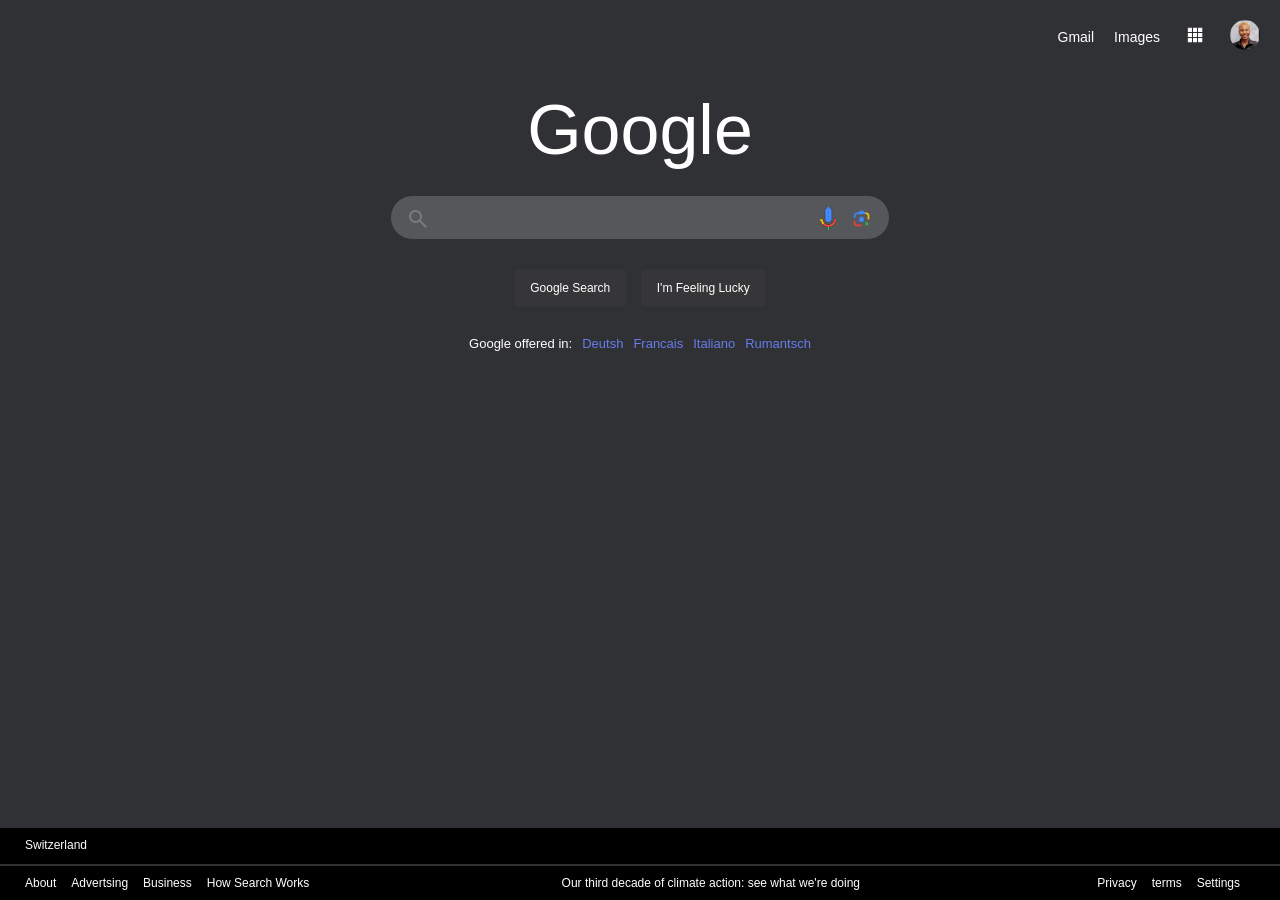
<file: week-4/index.html>
<!DOCTYPE html>
<html lang="en">
<head>
    <meta charset="UTF-8">
    <meta name="viewport" content="width=device-width, initial-scale=1.0">
    <title>Document</title>
    <link rel="stylesheet" href="style.css">
    <link rel="stylesheet" href="https://fonts.googleapis.com/css2?family=Material+Symbols+Outlined:opsz,wght,FILL,GRAD@24,400,0,0&icon_names=search" />
</head>
<body>
    <section>
        <header>
            <ul>
                <li><a href="">Gmail</a></li>
                <li><a href="">Images</a></li>
                <li>
                    <div class="bar">
                        <a href=""><img src="menu.png"></a>
                    </div>
                </li>
                <li>
                    <div class="profile">
                        <img src="Ebube.png">
                    </div>
                </li>
               </ul>
        </header>
       <div class="main">
        <h3>Google</h3>
        <div class="search">
            <span class="search-icon material-symbols-outlined">search</span>
            <input class="search-input" type="text">
            <div class="icons">
                <div><img src="mic.png"></div>
                <div class="lens">
                    <img src="lens.png">
                </div>
            </div>
        </div>
        <div class="buttons">
            <button>Google Search</button> 
            <button>I'm Feeling Lucky</button>
        </div>
        <ul class="lang">
            <li>Google offered in:</li>
            <li><a href="">Deutsh</a></li>
            <li><a href="">Francais</a></li>
            <li><a href="">Italiano</a></li>
            <li><a href="">Rumantsch</a></li>
        </ul>
       </div>
       
       <div class="footer">
        <div class="row1">
            <p>Switzerland</p>
        </div>
        <div class="row2">
            <ul>
                <li>About</li>
                <li>Advertsing</li>
                <li>Business</li>
                <li>How Search Works</li>
            </ul>
            <p>Our third decade of climate action: see what we're doing</p>
           
                <ul>
                    <li>Privacy</li>
                    <li>terms</li>
                    <li>Settings</li>  
                </ul>
                
        </div>
       </div>
        
    

         
        
        
    </section>
        
    
        
   

    
</body>
</html>
</file>
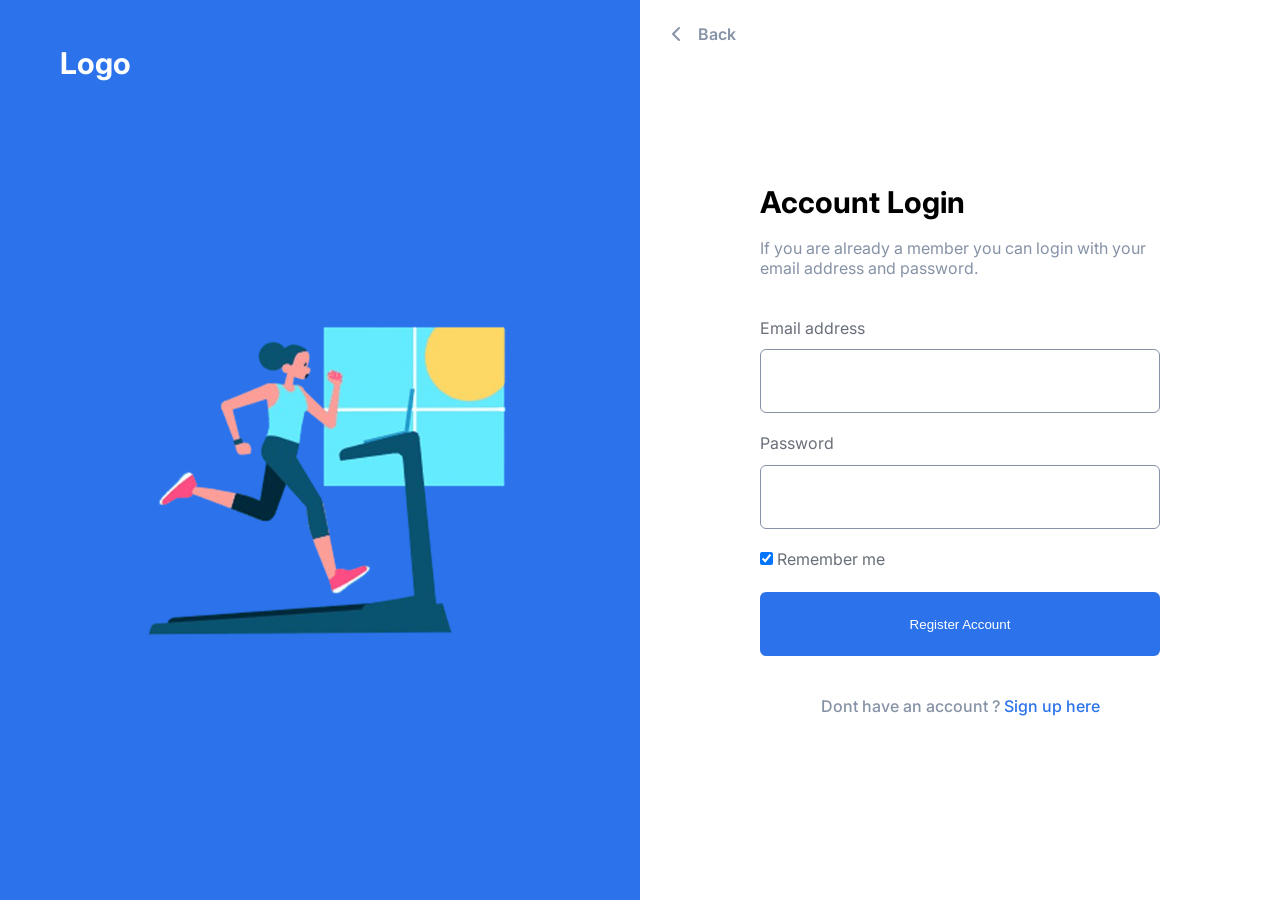
<file: week-three-correction/index.html>
<!DOCTYPE html>
<html lang="en">
  <head>
    <meta charset="UTF-8" />
    <meta name="viewport" content="width=device-width, initial-scale=1.0" />
    <title>Login</title>
    <link rel="stylesheet" href="./style.css" />
    <link
      rel="stylesheet"
      href="https://cdnjs.cloudflare.com/ajax/libs/font-awesome/6.7.2/css/all.min.css"
      integrity="sha512-Evv84Mr4kqVGRNSgIGL/F/aIDqQb7xQ2vcrdIwxfjThSH8CSR7PBEakCr51Ck+w+/U6swU2Im1vVX0SVk9ABhg=="
      crossorigin="anonymous"
      referrerpolicy="no-referrer"
    />
  </head>
  <body>
    <div class="container">
      <!-- Blue section -->
      <section class="blue-section">
          <h1 class="logo">Logo</h1>

        <div class="image-container">
          <img
            src="./assets/bgImage.png"
            alt="image of a  lady running on a threadmill"
          />
        </div>
      </section>

      <!-- White section -->
      <section class="white-section">
        <div class="back">
          <i class="fa-solid fa-chevron-left"></i>
          <p>Back</p>
        </div>

        <div class="main-content">
          <div>
            <h2>Account Login</h2>
            <p>
              If you are already a member you can login with your email address
              and password.
            </p>
          </div>

          <form>
            <!-- Email input -->
            <div class="input-container">
              <label for="email">Email address</label>
              <input class="input-field" type="email" name="email" id="email" />
            </div>

            <!-- Password Input -->
            <div class="input-container">
              <label for="password">Password</label>
              <input class="input-field" type="password" name="password" id="password" />
            </div>

            <div class="input-container">
              <input type="checkbox" name="remember-me" id="remember-me" checked/>
              <label for="remember-me">Remember me</label>
            </div>

              <button>Register Account</button>
          </form>

          <div class="sign-up-container">
            <p>Dont have an account ? <a href="#">Sign up here</a></p>
          </div>
        </div>
      </section>
    </div>
  </body>
</html>
</file>
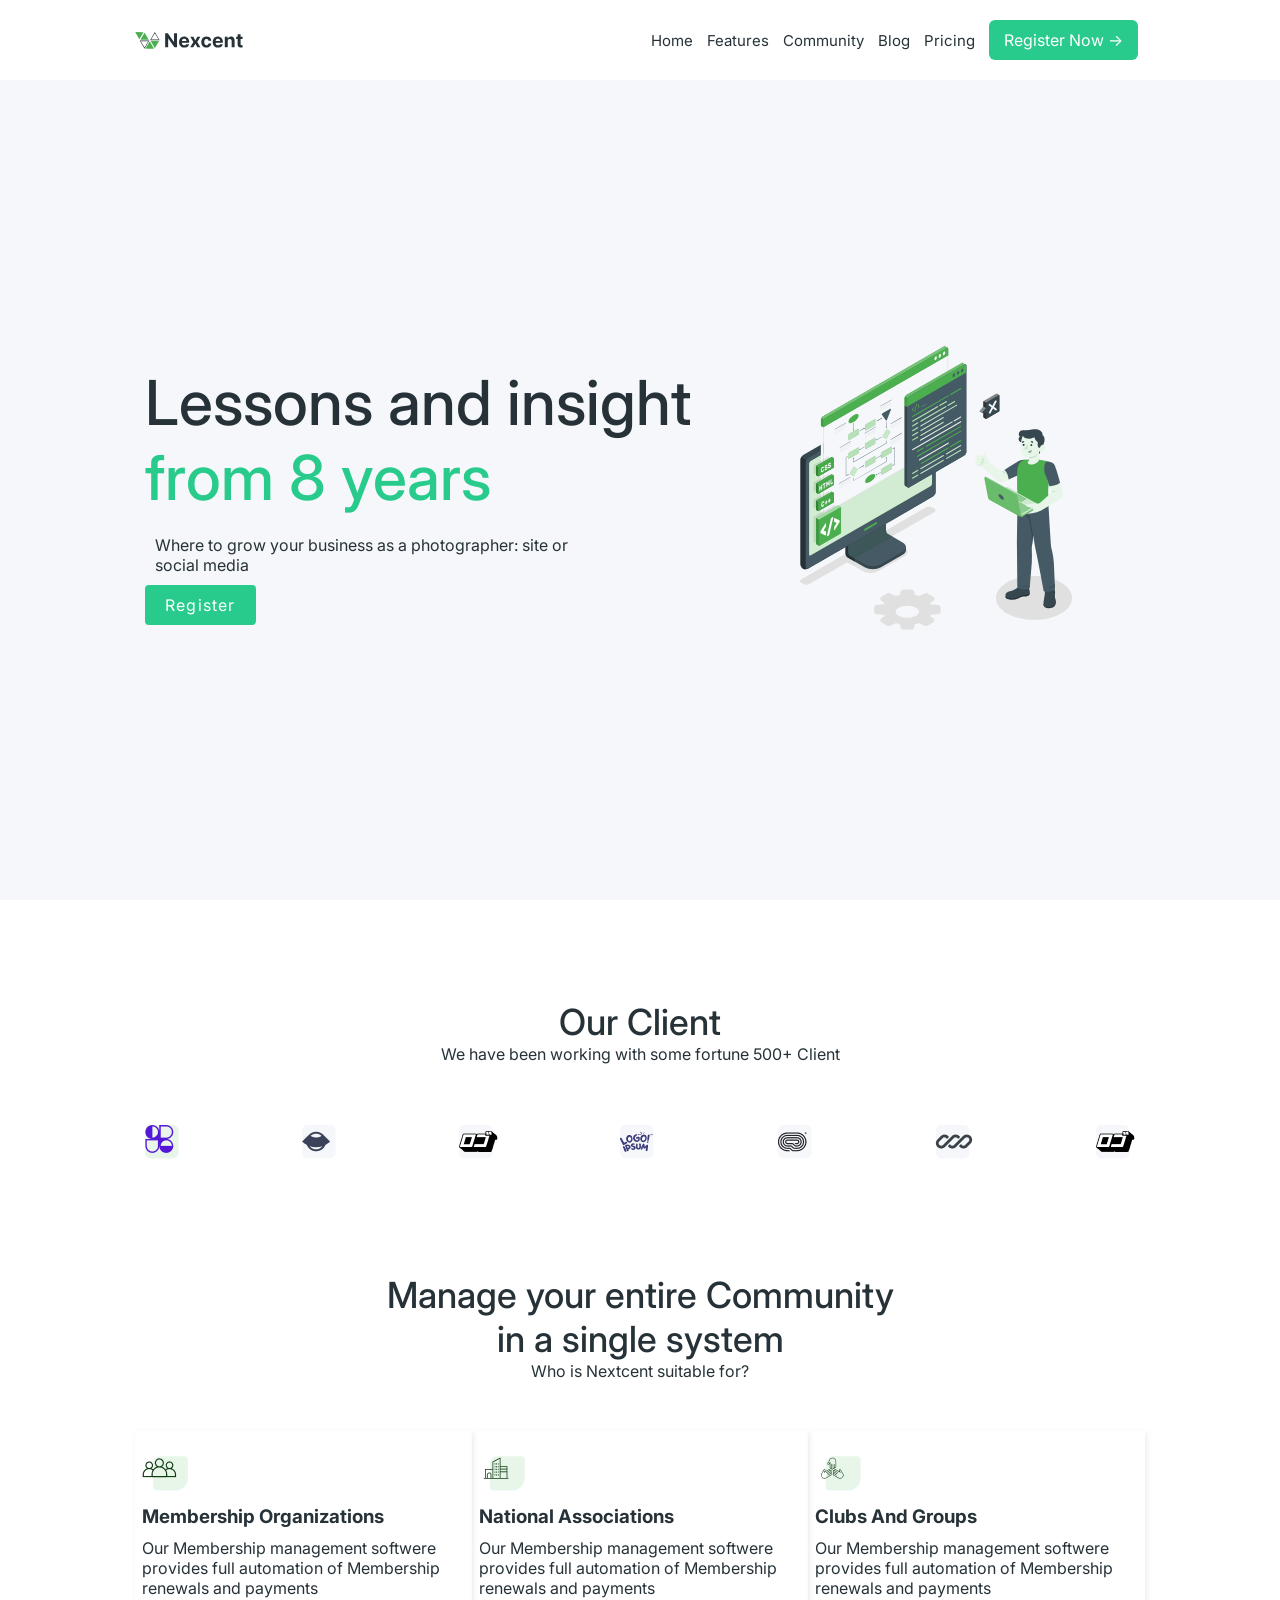
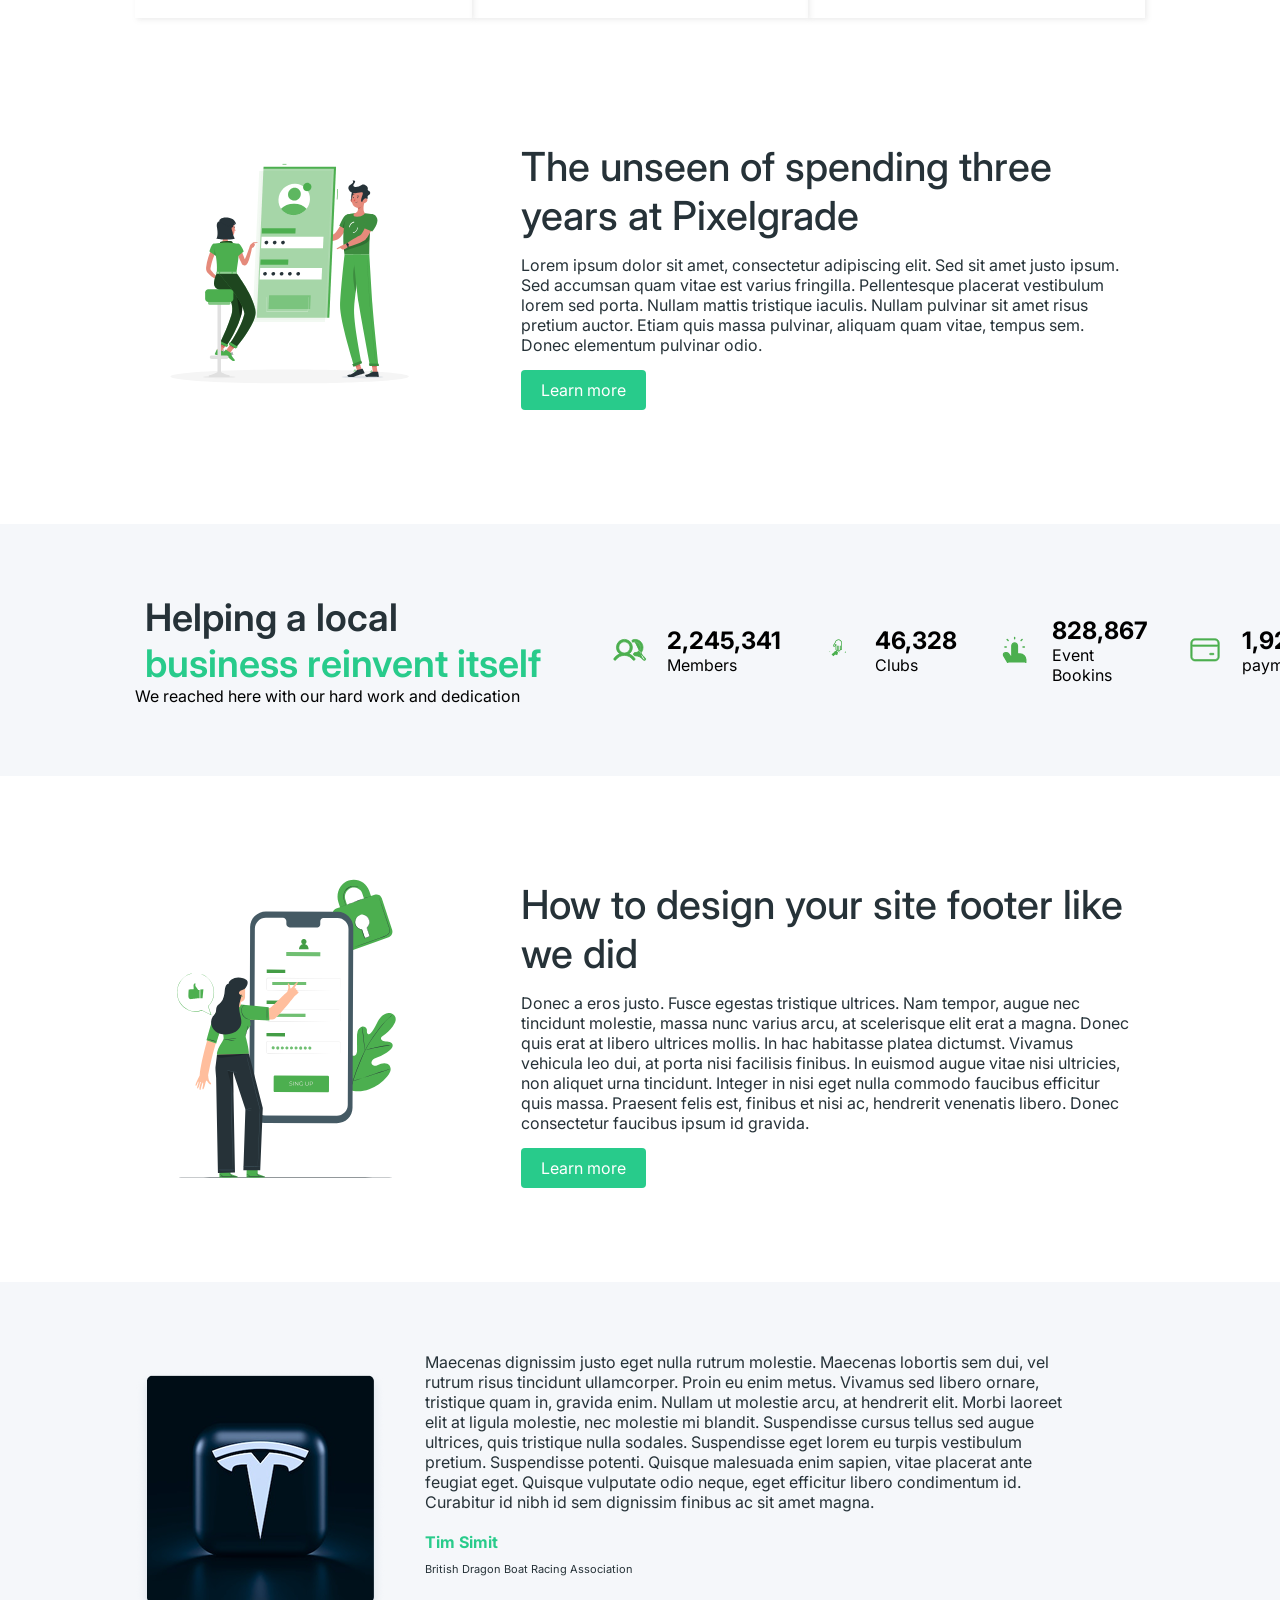
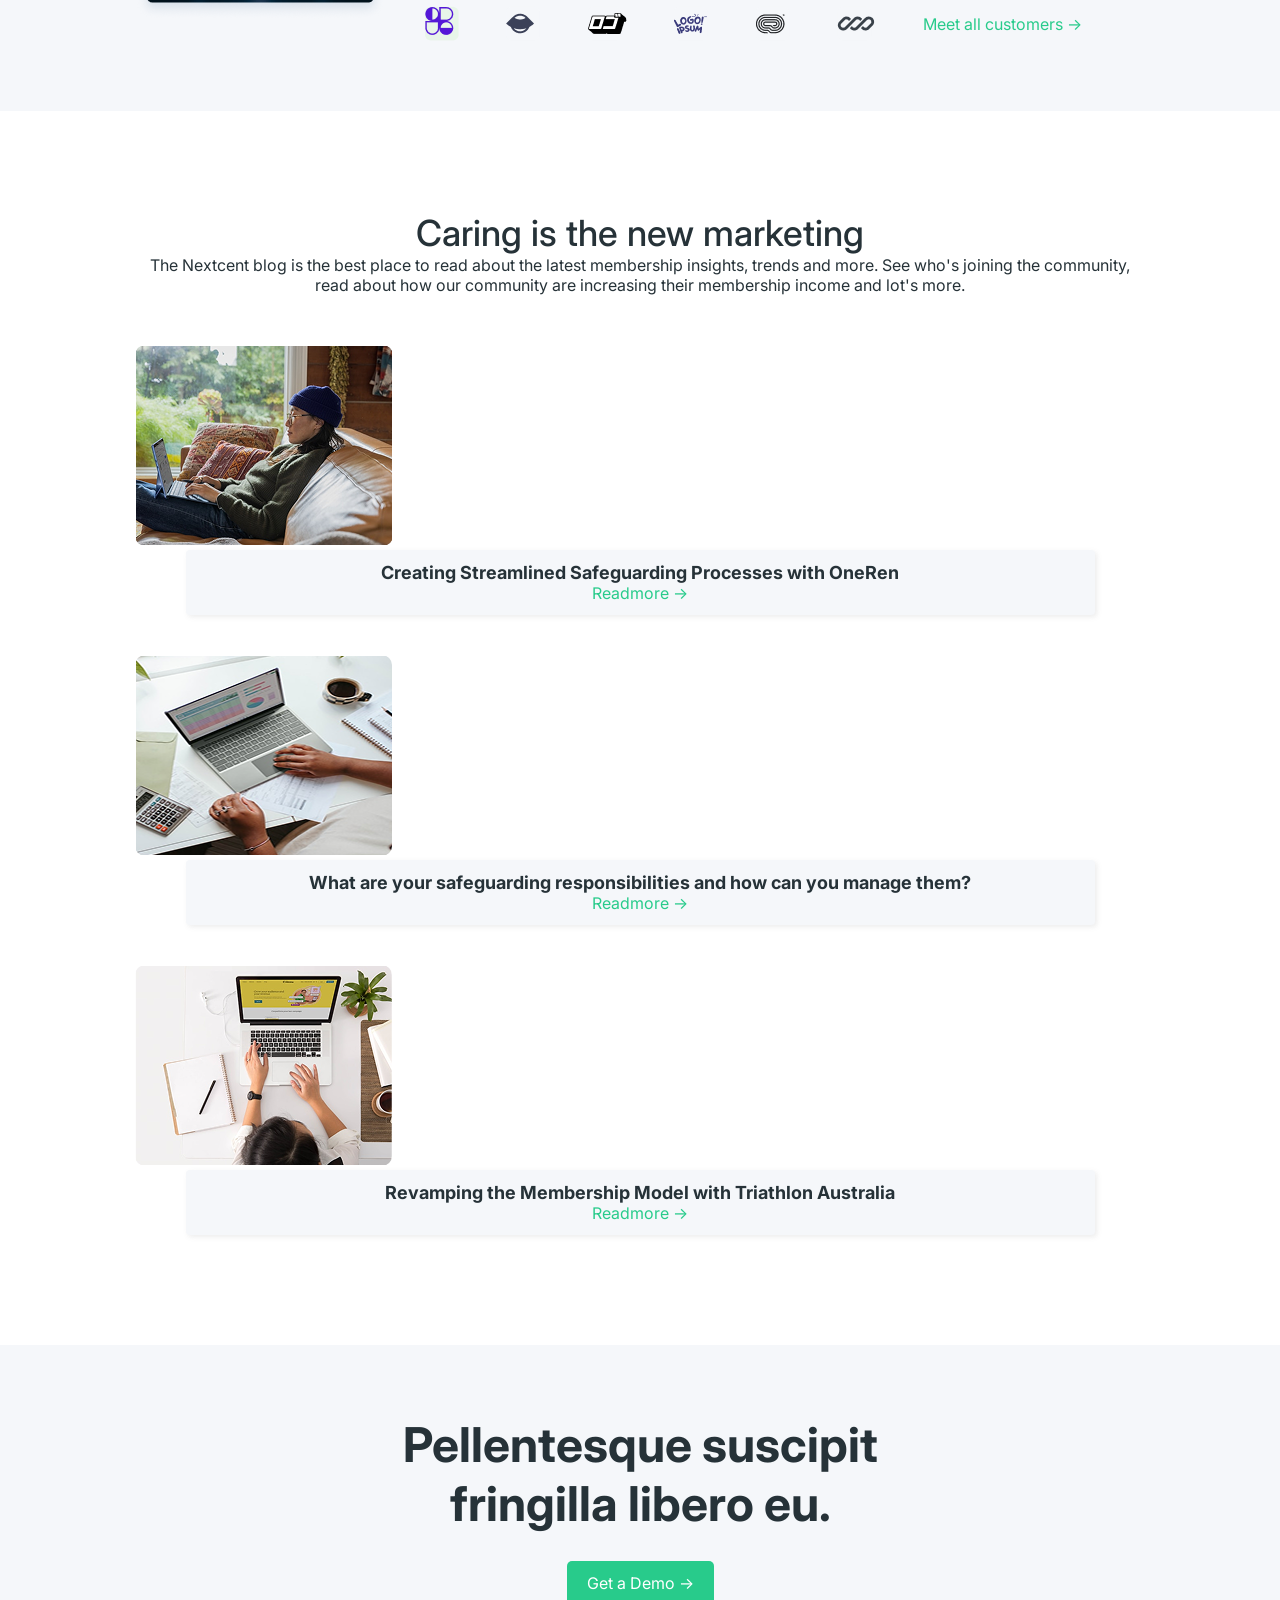
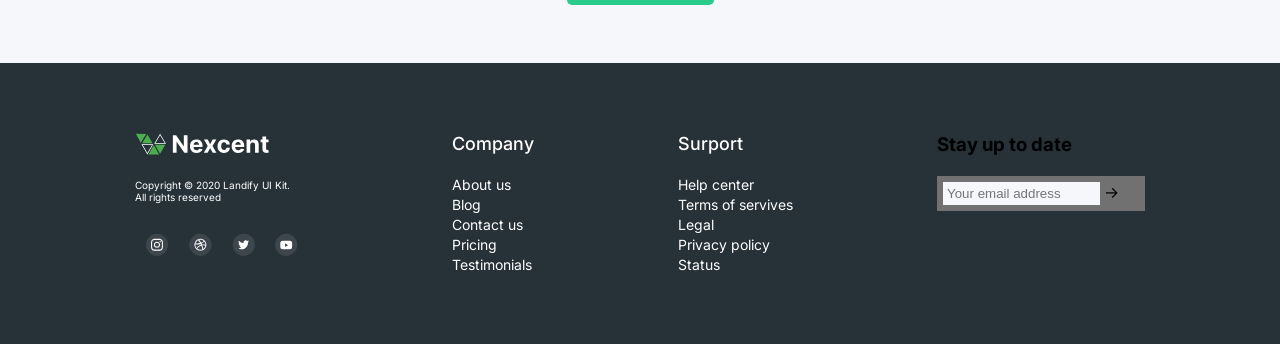
<file: week-five/Blessing-Nnah/index.html>
<!DOCTYPE html>
<html lang="en">
<head>
    <meta charset="UTF-8">
    <meta name="viewport" content="width=device-width, initial-scale=1.0">
    <title>Nextcent</title>
    <link rel="stylesheet" href="./style.css">
    
    <!-- font awesome cdn link. Just in case you need any icons from font awesome -->
    <link
    rel="stylesheet"
    href="https://cdnjs.cloudflare.com/ajax/libs/font-awesome/6.7.2/css/all.min.css"
    integrity="sha512-Evv84Mr4kqVGRNSgIGL/F/aIDqQb7xQ2vcrdIwxfjThSH8CSR7PBEakCr51Ck+w+/U6swU2Im1vVX0SVk9ABhg=="
    crossorigin="anonymous"
    referrerpolicy="no-referrer"
  />

</head>
<body>
    <!-- The rest of your HTML Code goes here -->
     <nav class="nav">
      <div class="container nav-container">
        <img src="./assets/images/nexcent-logo.svg" alt="nexcent-logo" class="nav-logo">
        <ul class="nav-list">
          <li class="nav-item"> <a href="#" class="nav-link">Home</a></li>
          <li class="nav-item"> <a href="#" class="nav-link">Features</a></li>
          <li class="nav-item"> <a href="#" class="nav-link">Community</a></li>
          <li class="nav-item"> <a href="#" class="nav-link">Blog</a></li>
          <li class="nav-item"> <a href="#" class="nav-link">Pricing</a></li>
          <li class="nav-item">
            <a href="#" class="nav-button">Register Now &rarr;</a>
          </li>
        </ul>

      </div>
     </nav>
     <header class="header">
      <div class="container header-container">
        <div class="header-container-wrapper">
          <div class="header-text">
            <h1 class="header-title">
              Lessons and insight <span>from 8 years</span>
            </h1>
            <p class="header-text">
              Where to grow your business as a photographer: site or social media
            </p>
            <a href="#" class="header-button">Register</a>
          </div>
          <div class="header-img">
            <img src="./assets/images/illustration1.svg" alt="illustration1">
          </div>
        </div>
      </div>
     </header>
     <main>
      <section class="section">
        <div class="container client-container">
          <div class="section-header">
            <h2 class="section-title">Our Client</h2>
            <p class="section-text">
              We have been working with some fortune 500+ Client
            </p>
          </div>
          <div class="client-wrapper">
            <span>
            <img src="./assets/images/logo1.png" alt="logo1" class="client-logo">
          </span>
          <span>
            <img src="./assets/images/logo2.png" alt="logo2" class="client-logo">
          </span>
          <span>
            <img src="./assets/images/logo3.png" alt="logo3" class="client-logo">
          </span>
          <span>
            <img src="./assets/images/logo5.png" alt="logo5" class="client-logo">
          </span>
          <span>
            <img src="./assets/images/logo6.png" alt="logo6" class="client-logo">
          </span>
          <span>
            <img src="./assets/images/logo7.png" alt="logo7" class="client-logo">
          </span>
          <span>
            <img src="./assets/images/logo3.png" alt="logo3" class="client-logo">
          </span>
          </div>
        </div>
      </section>
      <section class="section">
        <div class="container services-container">
          <div class="section-header">
            <h2 class="section-title">Manage your entire Community </br>
              in a single system
            </h2>
            <p class="section-text">
              Who is Nextcent suitable for?
            </p>
          </div>
          <div class="services">
            <div class="service">
              <span class="icon">
                <img src="./assets/images/image5.png" alt="">
              </span>
              <h3 class="service-title">Membership Organizations</h3>
              <p class="service-text">
                Our Membership management softwere provides full automation of Membership renewals and payments
              </p>
            </div>
            <div class="service">
              <span class="icon">
                <img src="./assets/images/image6.png" alt="">
              </span>
              <h3 class="service-title">National Associations</h3>
              <p class="service-text">
                Our Membership management softwere provides full automation of Membership renewals and payments
              </p>
            </div>
            <div class="service">
              <span class="icon">
                <img src="./assets/images/image7.png" alt="">
              </span>
              <h3 class="service-title">Clubs And Groups</h3>
              <p class="service-text">
                Our Membership management softwere provides full automation of Membership renewals and payments
              </p>
            </div>
          </div>
        </div>
      </section>
      <section class="section">
        <div class="container experience-container">
          <div class="experience-image">
            <img src="./assets/images/illustration3.svg" alt="">
          </div>
          <div class="expericen-text">
            <h3 class="experience-title">
              The unseen of spending three years at Pixelgrade
            </h3>
              <p class="experience-text">
                Lorem ipsum dolor sit amet, consectetur adipiscing elit. Sed sit amet justo ipsum. Sed accumsan quam vitae est varius fringilla. Pellentesque placerat vestibulum lorem sed porta. Nullam mattis tristique iaculis. Nullam pulvinar sit amet risus pretium auctor. Etiam quis massa pulvinar, aliquam quam vitae, tempus sem. Donec elementum pulvinar odio.
              </p>
              <a href="#" class="experience-button">Learn more</a>
          </div>
        </div>
      </section>
      <section class="section">
        <div class="help">
        <div class="container help-container">
          <div class="help-heading">
            <h3 class="help-title">
              Helping a local </br>
              <span>business reinvent itself</span>
            </h3>
            <p class="help-p">
              We reached here with our hard work and dedication
            </p>
          </div>
          <div class="help-content">
            <div class="help-item">
              <img src="./assets/icons/Icon1.svg" alt="">
              <div class="help-item-text">
                <h2 class="help-item-title">2,245,341</h2>
                <p class="helpitem-text">Members</p>
              </div>
              <div class="help-content">
                <div class="help-item">
                  <img src="./assets/icons/Icon2.svg" alt="">
                  <div class="help-item-text">
                    <h2 class="help-item-title">46,328</h2>
                    <p class="helpitem-text">Clubs</p>  
              </div>
              <div class="help-content">
                <div class="help-item">
                  <img src="./assets/icons/Icon3.svg" alt="">
                  <div class="help-item-text">
                    <h2 class="help-item-title">828,867</h2>
                    <p class="helpitem-text">Event Bookins</p>
            </div>
            <div class="help-content">
              <div class="help-item">
                <img src="./assets/icons/Icon4.svg" alt="">
                <div class="help-item-text">
                  <h2 class="help-item-title">1,926,436</h2>
                  <p class="helpitem-text">payments</p>
          </div>
        </div>
        </div>
      </section>
      <section class="section">
        <div class="container experience-container">
          <div class="experience-image">
            <img src="./assets/images/illustration2.svg" alt="">
          </div>
          <div class="expericen-text">
            <h3 class="experience-title">
              How to design your site footer like </br>
              we did
            </h3>
              <p class="experience-text">
                Donec a eros justo. Fusce egestas tristique ultrices. Nam tempor, augue nec tincidunt molestie, massa nunc varius arcu, at scelerisque elit erat a magna. Donec quis erat at libero ultrices mollis. In hac habitasse platea dictumst. Vivamus vehicula leo dui, at porta nisi facilisis finibus. In euismod augue vitae nisi ultricies, non aliquet urna tincidunt. Integer in nisi eget nulla commodo faucibus efficitur quis massa. Praesent felis est, finibus et nisi ac, hendrerit venenatis libero. Donec consectetur faucibus ipsum id gravida.
              </p>
              <a href="#" class="experience-button">Learn more</a>
          </div>
        </div>
      </section>
      <section class="section">
        <div class="testimonial">
          <div class="container testimonial-container">
            <div class="test-img"><img src="./assets/images/image4.png" alt=""></div>
            <div class="test-content">
              <p class="test-p">
                Maecenas dignissim justo eget nulla rutrum molestie. Maecenas lobortis sem dui, vel rutrum risus tincidunt ullamcorper. Proin eu enim metus. Vivamus sed libero ornare, tristique quam in, gravida enim. Nullam ut molestie arcu, at hendrerit elit. Morbi laoreet elit at ligula molestie, nec molestie mi blandit. Suspendisse cursus tellus sed augue ultrices, quis tristique nulla sodales. Suspendisse eget lorem eu turpis vestibulum pretium. Suspendisse potenti. Quisque malesuada enim sapien, vitae placerat ante feugiat eget. Quisque vulputate odio neque, eget efficitur libero condimentum id. Curabitur id nibh id sem dignissim finibus ac sit amet magna.
              </p>
              <h4 class="test-name">Tim Simit</h4>
              <p class="test-destination">
                British Dragon Boat Racing Association
              </p>
              <div class="test-logos">
                <img src="./assets/images/logo1.png" alt="" class="test-logo">
                <img src="./assets/images/logo2.png" alt="" class="test-logo">
                <img src="./assets/images/logo3.png" alt="" class="test-logo">
                <img src="./assets/images/logo5.png" alt="" class="test-logo">
                <img src="./assets/images/logo6.png" alt="" class="test-logo">
                <img src="./assets/images/logo7.png" alt="" class="test-logo">
                <a href="#" class="test-link">Meet all customers &rarr;</a>
              </div>

            </div>

          </div>
          
        </div>

      </section>
      <section class="section">
        <div class="container blog-container">
          <div class="section-header">
            <h2 class="section-title">Caring is the new marketing</h2>
            <p class="section-text">
              The Nextcent blog is the best place to read about the latest membership insights, trends and more. See who's joining the community, read about how our community are increasing their membership income and lot's more.​
            </p>
          </div>
          <div class="blogs">
            <div class="blog-item">
              <img src="./assets/images/image1.png" alt="">
              <div class="blog-body">
                <h2 class="blog-title">
                  Creating Streamlined Safeguarding Processes with OneRen
                </h2>
                <a href="#" class="blog-link">Readmore &rarr;</a>

              </div>

            </div>

          </div>
          <div class="blogs">
            <div class="blog-item">
              <img src="./assets/images/image3.png" alt="">
              <div class="blog-body">
                <h2 class="blog-title">
                  What are your safeguarding responsibilities and how can you manage them?
                </h2>
                <a href="#" class="blog-link">Readmore &rarr;</a>

              </div>

            </div>

          </div>
          <div class="blogs">
            <div class="blog-item">
              <img src="./assets/images/image2.png" alt="">
              <div class="blog-body">
                <h2 class="blog-title">
                  Revamping the Membership Model with Triathlon Australia
                </h2>
                <a href="#" class="blog-link">Readmore &rarr;</a>

              </div>

            </div>

          </div>
        </div>

      </section>
      <section class="section">
        <div class="demo">
          <div class="container demo-container">
            <h1 class="demo-title">
              Pellentesque suscipit <br/> 
              fringilla libero eu.
            </h1>
            <a href="#" class="demo-button">Get a Demo &rarr;</a>

          </div>

        </div>

      </section>
     </main>
     <footer class="footer">
      <div class="container footer-container">
        <div class="footer-items">
          <img src="./assets/images/nexcent-logo-white.svg" alt="" class="footer-logo">
          <p class="footer-copy">
            Copyright © 2020 Landify UI Kit. <br/>
            All rights reserved
          </p>
          <div class="footer-icons">
            <img src="./assets/icons/instagram.svg" alt="" class="footer-icon">
            <img src="./assets/icons/dribbble.svg" alt="" class="footer-icon">
            <img src="./assets/icons/twitter.svg" alt="" class="footer-icon">
            <img src="./assets/icons/youtube.svg" alt="" class="footer-icon">
          </div>
        </div>
        <div class="footer-items">
          <h3 class="footer-items-title">Company</h3>
          <ul class="footer-company-list">
            <li class="footer-company-item"><a href="#" class="footer-company-link">About us</a></li>
            <li class="footer-company-item"><a href="#" class="footer-company-link">Blog</a></li>
            <li class="footer-company-item"><a href="#" class="footer-company-link">Contact us</a></li>
            <li class="footer-company-item"><a href="#" class="footer-company-link">Pricing</a></li>
            <li class="footer-company-item"><a href="#" class="footer-company-link">Testimonials</a></li>
          </ul>
        </div>
        <div class="footer-items">
          <h3 class="footer-items-title">Surport</h3>
          <ul class="footer-surport-list">
            <li class="footer-surport-item"><a href="#" class="footer-surport-link">Help center</a></li>
            <li class="footer-surport-item"><a href="#" class="footer-surport-link">Terms of servives</a></li>
            <li class="footer-surport-item"><a href="#" class="footer-surport-link">Legal</a></li>
            <li class="footer-surport-item"><a href="#" class="footer-surport-link">Privacy policy</a></li>
            <li class="footer-surport-item"><a href="#" class="footer-surport-link">Status</a></li>

          </ul>
        </div>
        <div class="footer-items">
          <h3 class="footer-item-title stay">Stay up to date</h3>
          <div class="footer-update">
            <input type="text" class="footer-update-input" placeholder="Your email address">
            <span>&RightArrow;</span>

          </div>
        </div>

      </div>

     </footer>
</body>
</html>
</file>
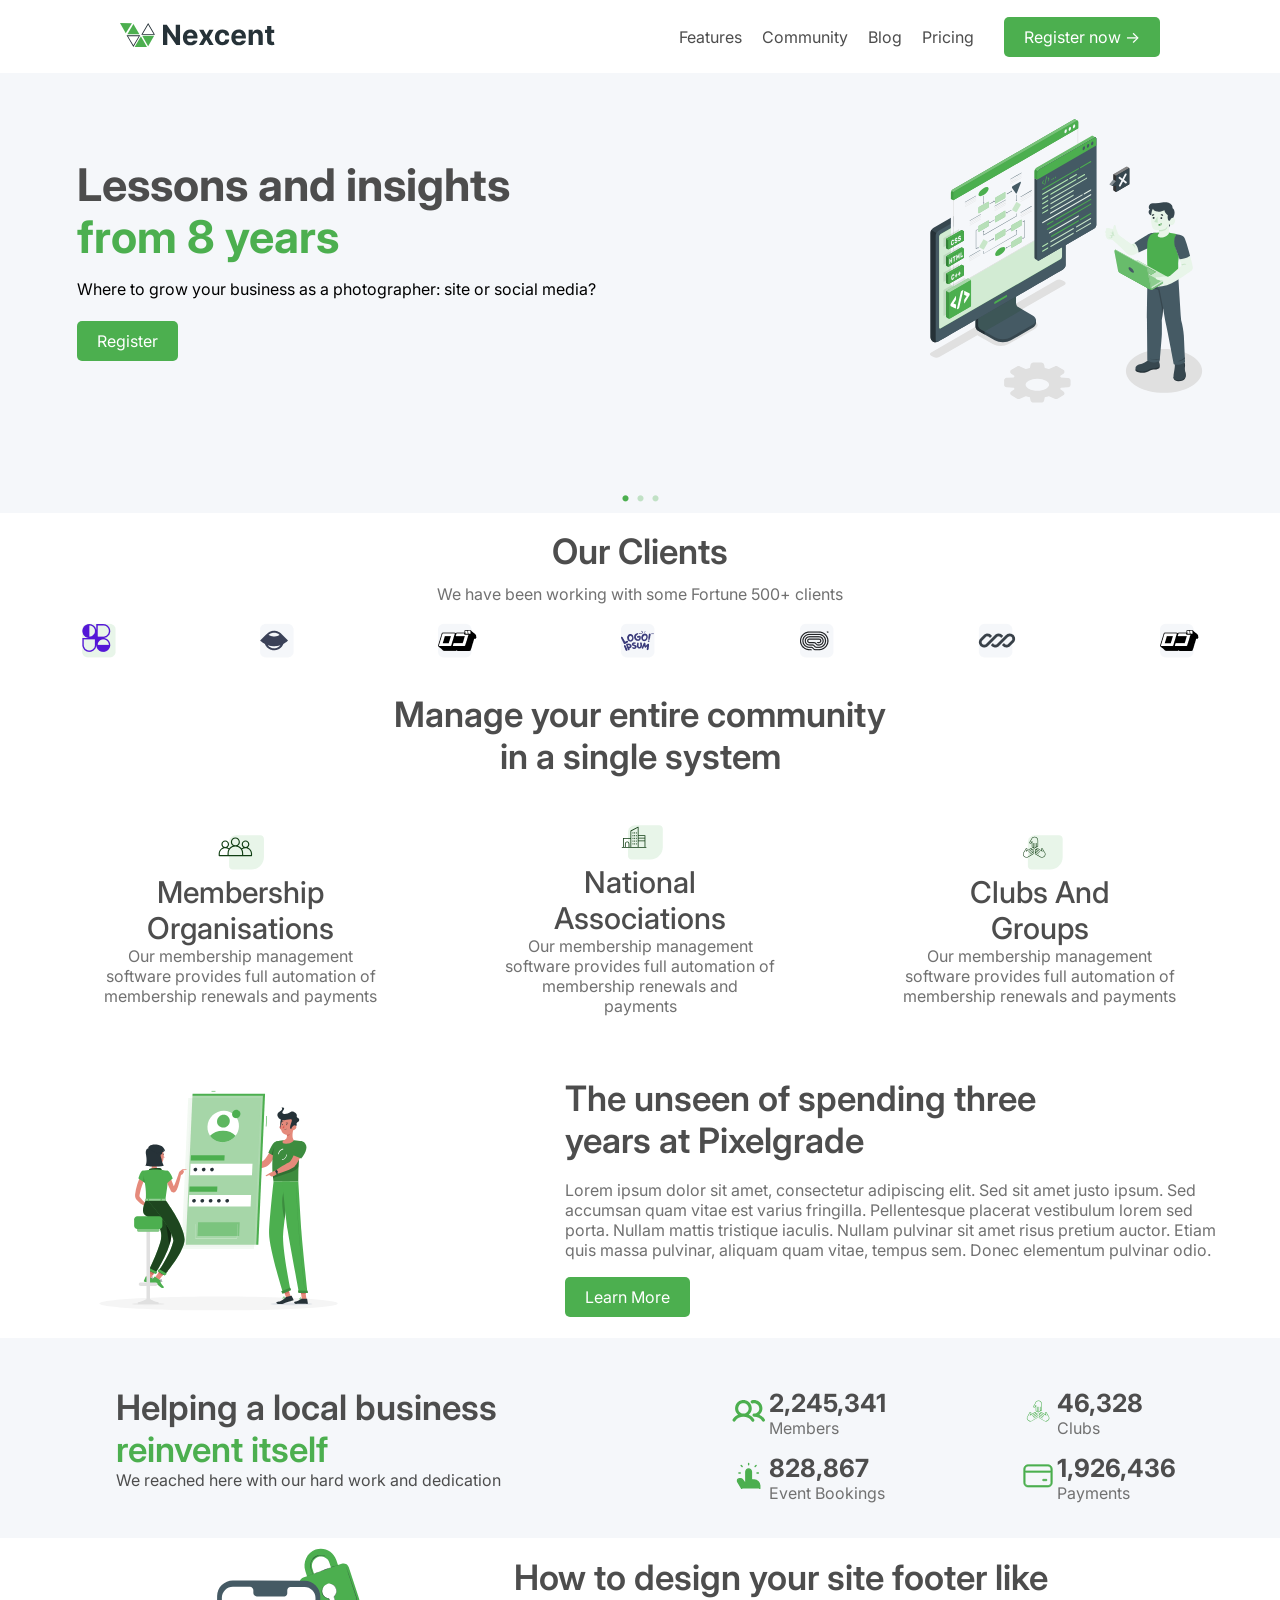
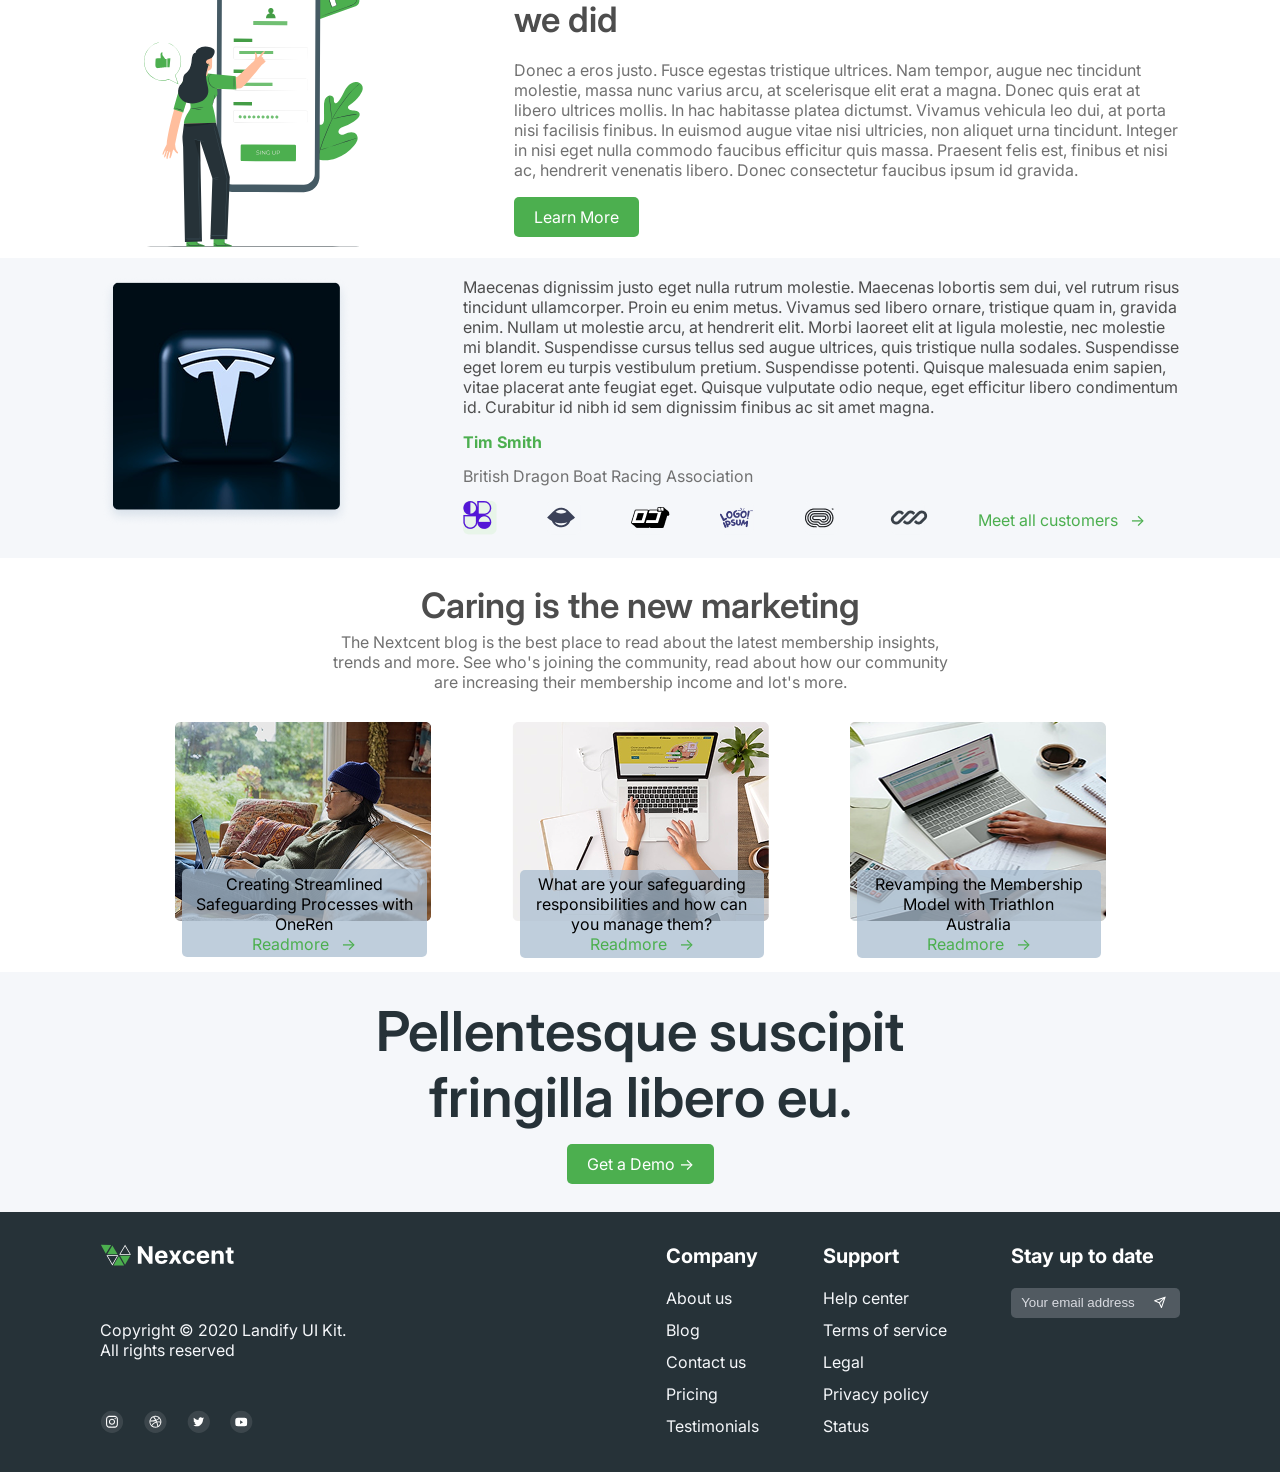
<file: week-five/Chukwudi-Okoro/index.html>
<!DOCTYPE html>
<html lang="en">
<head>
    <meta charset="UTF-8">
    <meta name="viewport" content="width=device-width, initial-scale=1.0">
    <title>Nextcent</title>
    <link rel="stylesheet" href="./style.css">
    
    <!-- font awesome cdn link. Just in case you need any icons from font awesome -->
    <link
    rel="stylesheet"
    href="https://cdnjs.cloudflare.com/ajax/libs/font-awesome/6.7.2/css/all.min.css"
    integrity="sha512-Evv84Mr4kqVGRNSgIGL/F/aIDqQb7xQ2vcrdIwxfjThSH8CSR7PBEakCr51Ck+w+/U6swU2Im1vVX0SVk9ABhg=="
    crossorigin="anonymous"
    referrerpolicy="no-referrer"
  />

</head>
<body>
  <div class="container">
    <header>
      <nav class="header-links">
      <div class="header-Logo">
        <a href="#">
        <img src="./assets/icons/Nexcent-Logo.svg" alt="Nexcent Logo Black"> </a>
      </div>
      <div class="header-texts">
        <a href="#">Features</a>
        <a href="#">Community</a>
        <a href="#">Blog</a>
        <a href="#">Pricing</a>
      </div>
      <a href="#" class="reg-header-button"> Register now → </a>
      </nav>
    </header>

    <div class="column1">
      <div class="text-elipses">
        <div class="col1-txt-img">
          <section class="col1-text">
            <div>
              <h1> Lessons and insights <span style="color: #4CAF4F;"><br>from 8 years </span> </h1>
            </div>
            <div>
              <p class="p1"> Where to grow your business as a photographer: site or social media? </p>
            </div>
            <div> <a href="#" class="reg-col1-button"> Register </a>
            </div>
          </section>
          <section class="col1-img">
            <img src="./assets/images/illustration1.svg">
          </section>
        </div>
        <div class="col1-elipses">
          <span class="col1-elipses1"> <a href="#">.</a></span> <span class="col1-elipses2"><a href="#">.</a></span> <span class="col1-elipses3"><a href="#">.</a></span>
        </div>
      </div>
    </div>

    <div class="column2">
      <div class="col2-text-icons">
        <div class="col2-txt1">
          <p> Our Clients </p>
        </div>
        <div class="col2-txt2">
          <p> We have been working with some Fortune 500+ clients </p>
        </div>
        <div class="col2-icons">
        <a href="#"> <img src="./assets/images/logo1.png"> </a>
        <a href="#"> <img src="./assets/images/logo2.png"> </a>
        <a href="#"> <img src="./assets/images/logo3.png"> </a>
        <a href="#"> <img src="./assets/images/logo5.png"> </a>
        <a href="#"> <img src="./assets/images/logo6.png"> </a>
        <a href="#"> <img src="./assets/images/logo7.png"> </a>
        <a href="#"> <img src="./assets/images/logo3.png"> </a>
        </div>
      </div>
    </div>

    <div class="column3">
      <div class="col3-contents">
        <div class="col3-top-txt">
          <p> Manage your entire community <br> in a single system </p>
        </div>
        <div class="col3-bottom-txt">
          <p> Who is Nextcent suitable for? </p>
        </div>
      </div>
    </div>

    <div class="column4">
      <div class="Memb-Org">
        <img src="./assets/icons/Org-Icon.svg">
        <p class="col4-txt-head"> Membership <br> Organisations </p>
        <p class="col4-txt-body"> Our membership management <br> software provides full automation of <br> membership renewals and payments </p>
      </div>
      <div class="Nat-Asso">
        <img src="./assets/icons/Asso-Icon.svg">
        <p class="col4-txt-head"> National <br> Associations </p>
        <p class="col4-txt-body"> Our membership management <br> software provides full automation of <br> membership renewals and <br> payments </p>
      </div>
      <div class="Nat-Asso">
        <img src="./assets/icons/Groups-Icon.svg">
        <p class="col4-txt-head"> Clubs And <br> Groups </p>
        <p class="col4-txt-body"> Our membership management <br> software provides full automation of <br> membership renewals and payments </p>
      </div>
    </div>

    <div class="column5">
      <section class="col5-img">
        <img src="./assets/images/illustration3.svg">
      </section>
      <section class="col5-text">
        <div>
          <p class="col5-txt1"> The unseen of spending three <br> years at Pixelgrade </p>
        </div>
        <div>
          <p class="col5-txt2"> Lorem ipsum dolor sit amet, consectetur adipiscing elit. Sed sit amet justo ipsum. Sed <br> accumsan quam vitae est varius fringilla. Pellentesque placerat vestibulum lorem sed <br>  porta. Nullam mattis tristique iaculis. Nullam pulvinar sit amet risus pretium auctor. Etiam <br> quis massa pulvinar, aliquam quam vitae, tempus sem. Donec elementum pulvinar odio. </p>
        </div>
        <div>
          <a href="#" class="col5-button"> Learn More </a>
        </div>
      </section>
    </div>

    <div class="column6">
      <div class="col6-txt">
        <div class="col6-txt1">
          <p> Helping a local business <span style="color: #4CAF4F;"><br> reinvent itself </span> </p>
        </div>
        <div class="col6-txt2">
          <p>
            We reached here with our hard work and dedication
          </p>
        </div>
      </div>
      
      <div class="col6-icon-txt">
        <div class="col6-icon1">
          <div>
            <img src="./assets/icons/Icon1.svg">
          </div>
          <div>
            <p class="col6-icon1-num"> 2,245,341 </p>
            <p class="col6-icon1-txt"> Members </p>
          </div>
        </div>

        <div class="col6-icon2">
          <div>
            <img src="./assets/icons/Icon2.svg">
          </div>
          <div>
            <p class="col6-icon2-num"> 46,328 </p>
            <p class="col6-icon2-txt"> Clubs </p>
          </div>
        </div>

        <div class="col6-icon3">
          <div>
            <img src="./assets/icons/Icon3.svg">
          </div>
          <div>
            <p class="col6-icon3-num"> 828,867 </p>
            <p class="col6-icon3-txt"> Event Bookings </p>
          </div>
        </div>

        <div class="col6-icon4">
          <div>
            <img src="./assets/icons/Icon4.svg">
          </div>
          <div>
            <p class="col6-icon4-num"> 1,926,436 </p>
            <p class="col6-icon4-txt"> Payments </p>
          </div>
        </div>
      </div>
    </div>

    <div class="column7">
      <section>
        <img src="./assets/images/illustration2.svg">
      </section>
      <section class="col7-text">
        <div>
          <p class="col7-txt1"> How to design your site footer like <br> we did </p>
        </div>
        <div>
          <p class="col7-txt2"> Donec a eros justo. Fusce egestas tristique ultrices. Nam tempor, augue nec tincidunt <br> molestie, massa nunc varius arcu, at scelerisque elit erat a magna. Donec quis erat at <br> libero ultrices mollis. In hac habitasse platea dictumst. Vivamus vehicula leo dui, at porta <br> nisi facilisis finibus. In euismod augue vitae nisi ultricies, non aliquet urna tincidunt. Integer <br> in nisi eget nulla commodo faucibus efficitur quis massa. Praesent felis est, finibus et nisi <br> ac, hendrerit venenatis libero. Donec consectetur faucibus ipsum id gravida. </p>
        </div>
        <div> <a href="#" class="col7-button"> Learn More </a>
        </div>
      </section>
    </div>

    <div class="column8">
      <div class="col8-contents">
        <div>
          <img src="./assets/images/image4.png">
        </div>
        <div class="col8-txt-icons">
          <p class="col8-txt1">
            Maecenas dignissim justo eget nulla rutrum molestie. Maecenas lobortis sem dui, vel rutrum risus <br> tincidunt ullamcorper. Proin eu enim metus. Vivamus sed libero ornare, tristique quam in, gravida <br> enim. Nullam ut molestie arcu, at hendrerit elit. Morbi laoreet elit at ligula molestie, nec molestie <br> mi blandit. Suspendisse cursus tellus sed augue ultrices, quis tristique nulla sodales. Suspendisse <br> eget lorem eu turpis vestibulum pretium. Suspendisse potenti. Quisque malesuada enim sapien, <br> vitae placerat ante feugiat eget. Quisque vulputate odio neque, eget efficitur libero condimentum <br> id. Curabitur id nibh id sem dignissim finibus ac sit amet magna.
          </p>
          <p class="col8-txt2">
            Tim Smith
          </p>
          <p class="col8-txt3">
            British Dragon Boat Racing Association
          </p>
          <div class="col8-icons">
          <a href="#"> <img src="./assets/images/logo1.png"> </a>
          <a href="#"> <img src="./assets/images/logo2.png"> </a>
          <a href="#"> <img src="./assets/images/logo3.png"> </a>
          <a href="#"> <img src="./assets/images/logo5.png"> </a>
          <a href="#"> <img src="./assets/images/logo6.png"> </a>
          <a href="#"> <img src="./assets/images/logo7.png"> </a>
          <a href="#" class="meet-all-col8-button"> Meet all customers &nbsp; →</a>
        </div>
        </div>
      </div>
    </div>

    <div class="column9">
      <div>
        <p class="col9-top-txt">
        Caring is the new marketing
      </p>
      </div>
      <div>
        <p class="col9-bottom-txt">
        The Nextcent blog is the best place to read about the latest membership insights, <br> trends and more. See who's joining the community, read about how our community <br> are increasing their membership income and lot's more.​
      </p>
      </div>
    </div>

    <div class="column10">
      <div>
        <img src="./assets/images/image1.png">
        <p class="col10-img1-txt">
          Creating Streamlined <br> Safeguarding Processes with <br> OneRen <br>
          <a href="#" class="readmore-col10-button"> Readmore &nbsp; →</a>
        </p>
      </div>
      <div>
        <img src="./assets/images/image2.png">
        <p class="col10-img2-txt">
          What are your safeguarding <br> responsibilities and how can <br> you manage them? <br>
          <a href="#" class="readmore-col10-button"> Readmore &nbsp; →</a>
        </p>
      </div>
      <div>
        <img src="./assets/images/image3.png">
        <p class="col10-img3-txt">
          Revamping the Membership <br> Model with Triathlon <br> Australia <br>
          <a href="#" class="readmore-col10-button"> Readmore &nbsp; →</a>
        </p>
      </div>
    </div>

    <div class="column11">
      <div class="col11-txt">
        <p>
          Pellentesque suscipit <br> fringilla libero eu.
        </p>
      </div>
      <div>
        <a href="#" class="col11-button"> Get a Demo → </a>
      </div>
    </div>

    <div class="column12">
      <div class="col12-left-footer">
        <div class="Nexcent-White-Logo">
           <a href="#">
          <img src="./assets/icons/Nexcent-White-Logo.svg" alt="Nexcent Logo Black"> </a>
        </div>
        <div class="Col12-Copyright-txt">
          <p>
            Copyright © 2020 Landify UI Kit. <br> All rights reserved
          </p>
        </div>
        <div class="col12-left-footer-icons">
          <a href="#"> <img src="./assets/icons/instagram.svg"> </a>
          <a href="#"> <img src="./assets/icons/dribbble.svg"> </a>
          <a href="#"> <img src="./assets/icons/twitter.svg"> </a>
          <a href="#"> <img src="./assets/icons/youtube.svg"> </a>
        </div>
      </div>
      <div class="col12-right-footer">
        <div>
          <p class="col12-left-footer-txt-head">
            Company
          </p>
          <ul class="col12-left-footer-txt">
            <li> <a href="#">About us</a> </li>
            <li> <a href="#">Blog</a> </li>
            <li> <a href="#">Contact us</a> </li>
            <li> <a href="#">Pricing</a> </li>
            <li> <a href="#">Testimonials</a> </li>
          </ul>
        </div>
        <div>
          <p class="col12-left-footer-txt-head">
            Support
          </p>
          <ul class="col12-left-footer-txt">
            <li> <a href="#">Help center</a> </li>
            <li> <a href="#">Terms of service</a> </li>
            <li> <a href="#">Legal</a> </li>
            <li> <a href="#">Privacy policy</a> </li>
            <li> <a href="#">Status</a> </li>
          </ul>
        </div>
        <div>
          <p class="col12-left-footer-txt-head">
            Stay up to date
          </p>
          <p class="col12-search-container">
            <input type="text" id="col12-footer-search" placeholder="Your email address">
            <a href="#">
              <img src="./assets/icons/Send-Icon.svg" id="Col12-Search-Icon">
            </a>
          </p>
        </div>
      </div>
    </div>
  </div>
</body>
</html>
</file>
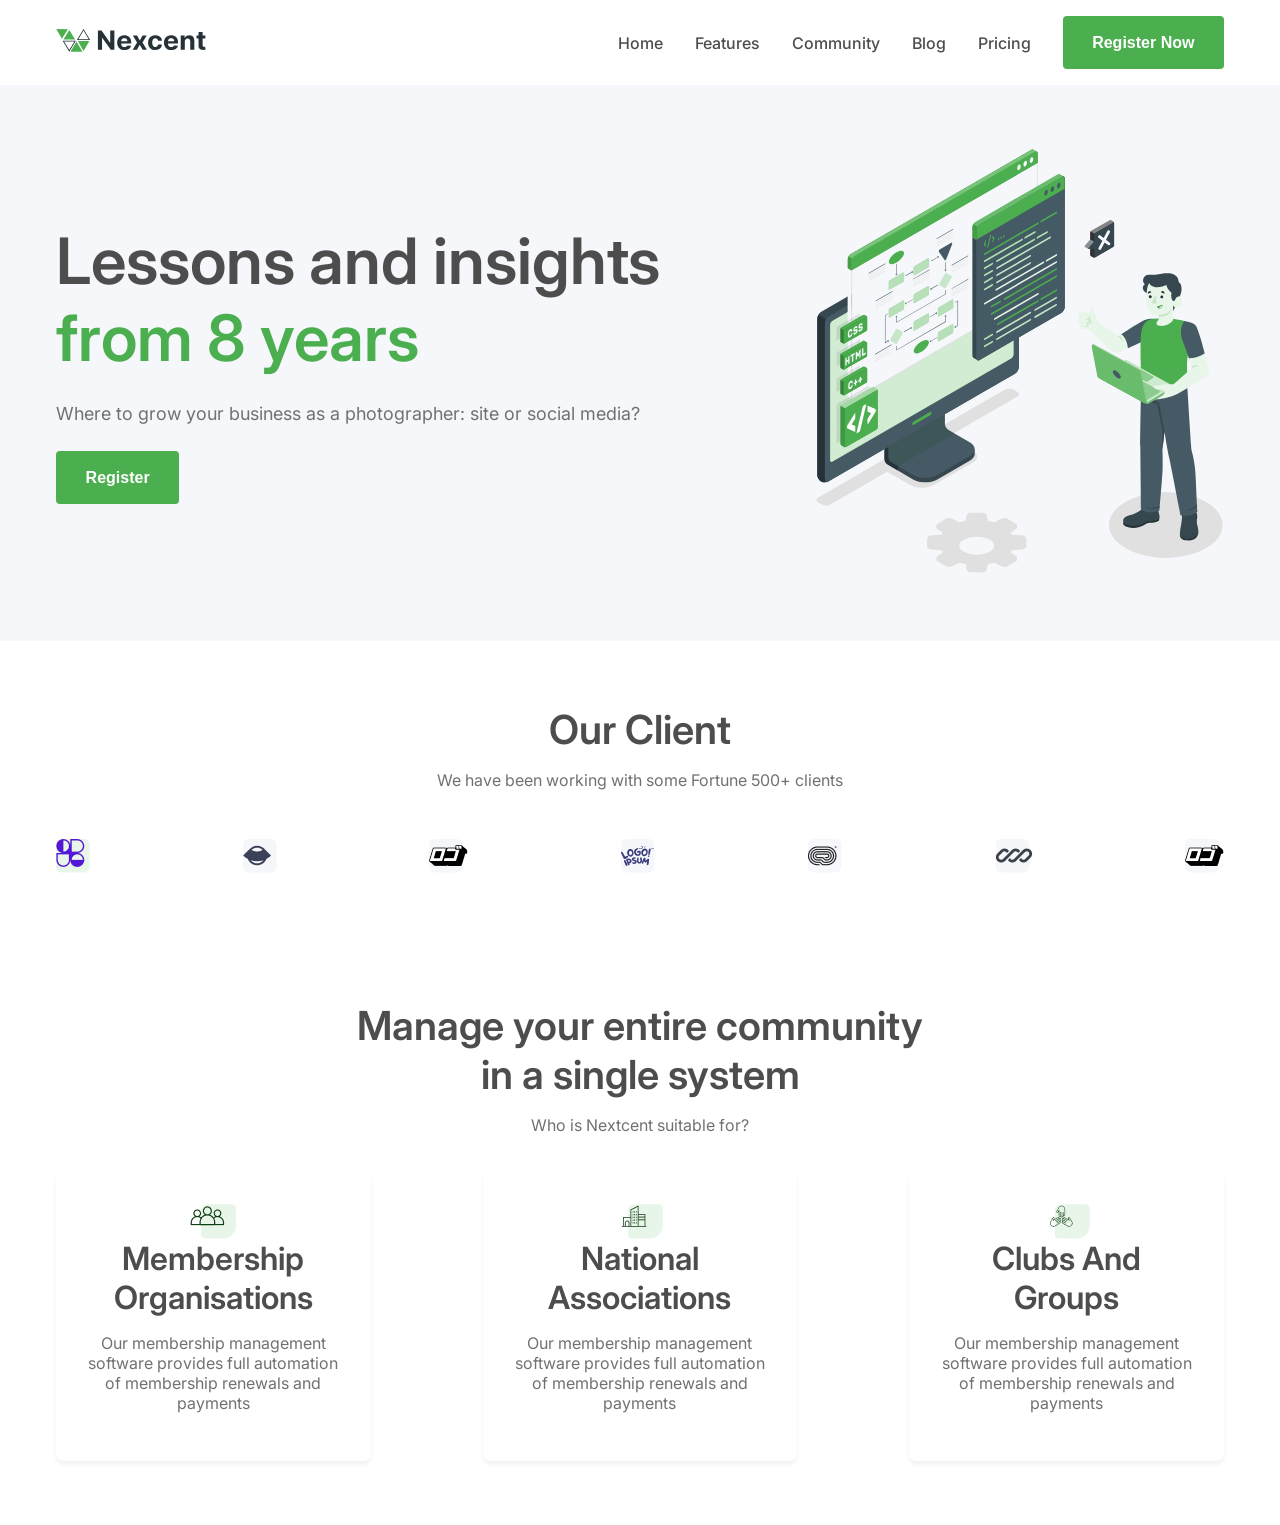
<file: week-five/Ebube-Anyanwu/index.html>
<!DOCTYPE html>
<html lang="en">
  <head>
    <meta charset="UTF-8" />
    <meta name="viewport" content="width=device-width, initial-scale=1.0" />
    <title>Nextcent</title>
    <link rel="stylesheet" href="./style.css" />

    <!-- font awesome cdn link. Just in case you need any icons from font awesome -->
    <link
      rel="stylesheet"
      href="https://cdnjs.cloudflare.com/ajax/libs/font-awesome/6.7.2/css/all.min.css"
      integrity="sha512-Evv84Mr4kqVGRNSgIGL/F/aIDqQb7xQ2vcrdIwxfjThSH8CSR7PBEakCr51Ck+w+/U6swU2Im1vVX0SVk9ABhg=="
      crossorigin="anonymous"
      referrerpolicy="no-referrer"
    />
  </head>
  <body>
    <nav>
      <div class="container">
        <div class="nav-wrapper">
          <div class="logo">
            <img src="./assets/images/nexcent-logo.svg" alt="" />
          </div>
          <div class="nav-links">
            <a href="#">Home</a>
            <a href="#">Features</a>
            <a href="#">Community</a>
            <a href="#">Blog</a>
            <a href="#">Pricing</a>
            <button>Register Now</button>
          </div>
        </div>
      </div>
    </nav>

    <header>
      <div class="container">
        <div class="header-wrapper">
          <div class="left">
            <h1>Lessons and insights <span>from 8 years</span></h1>
            <p>
              Where to grow your business as a photographer: site or social
              media?
            </p>
            <button>Register</button>
          </div>

          <div class="right">
            <img src="./assets/images/illustration1.svg" alt="" />
          </div>
        </div>
      </div>
    </header>

    <main>
      <section class="our-client">
        <div class="container">
          <div class="client-wrapper">
            <h2>Our Client</h2>
            <p>We have been working with some Fortune 500+ clients</p>
            <div class="client-logos">
              <img src="./assets/images/logo1.png" alt="" />
              <img src="./assets/images/logo2.png" alt="" />
              <img src="./assets/images/logo3.png" alt="" />
              <img src="./assets/images/logo5.png" alt="" />
              <img src="./assets/images/logo6.png" alt="" />
              <img src="./assets/images/logo7.png" alt="" />
              <img src="./assets/images/logo3.png" alt="" />
            </div>
          </div>
        </div>
      </section>

      <section class="card-section">
        <div class="container">
          <div class="card-section-wrapper">
            <h2>Manage your entire community in a single system</h2>
            <p>Who is Nextcent suitable for?</p>

            <div class="cards">
              <div class="card">
                <img src="./assets/images/image5.png" alt="" />
                <h3>Membership Organisations</h3>
                <p>
                  Our membership management software provides full automation of membership renewals and payments
                </p>
              </div>
              <div class="card">
                <img src="./assets/images/image6.png" alt="" />
                <h3>National Associations</h3>
                <p>
                  Our membership management software provides full automation of membership renewals and payments
                </p>
              </div>
              <div class="card">
                <img src="./assets/images/image7.png" alt="" />
                <h3>Clubs And Groups</h3>
                <p>
                  Our membership management software provides full automation of membership renewals and payments
                </p>
              </div>
            </div>
          </div>
        </div>
      </section>
    </main>
  </body>
</html>
</file>
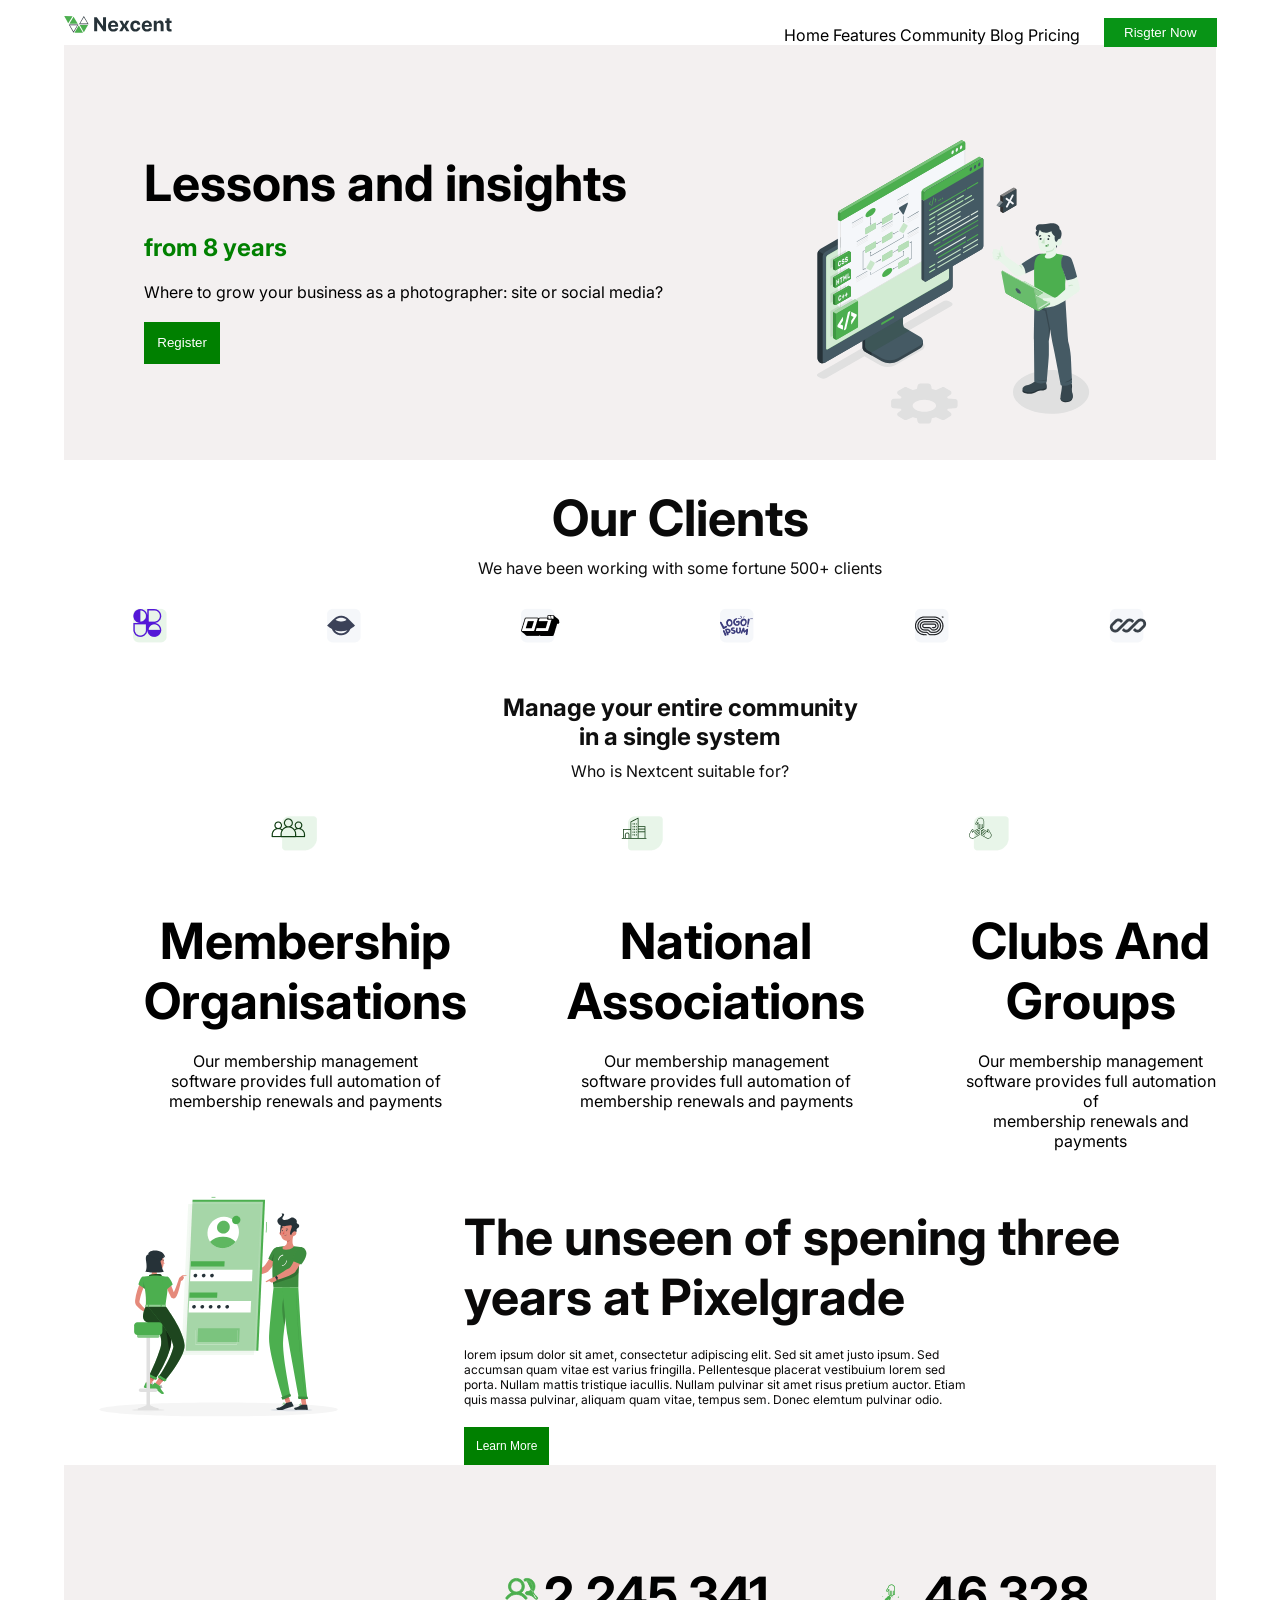
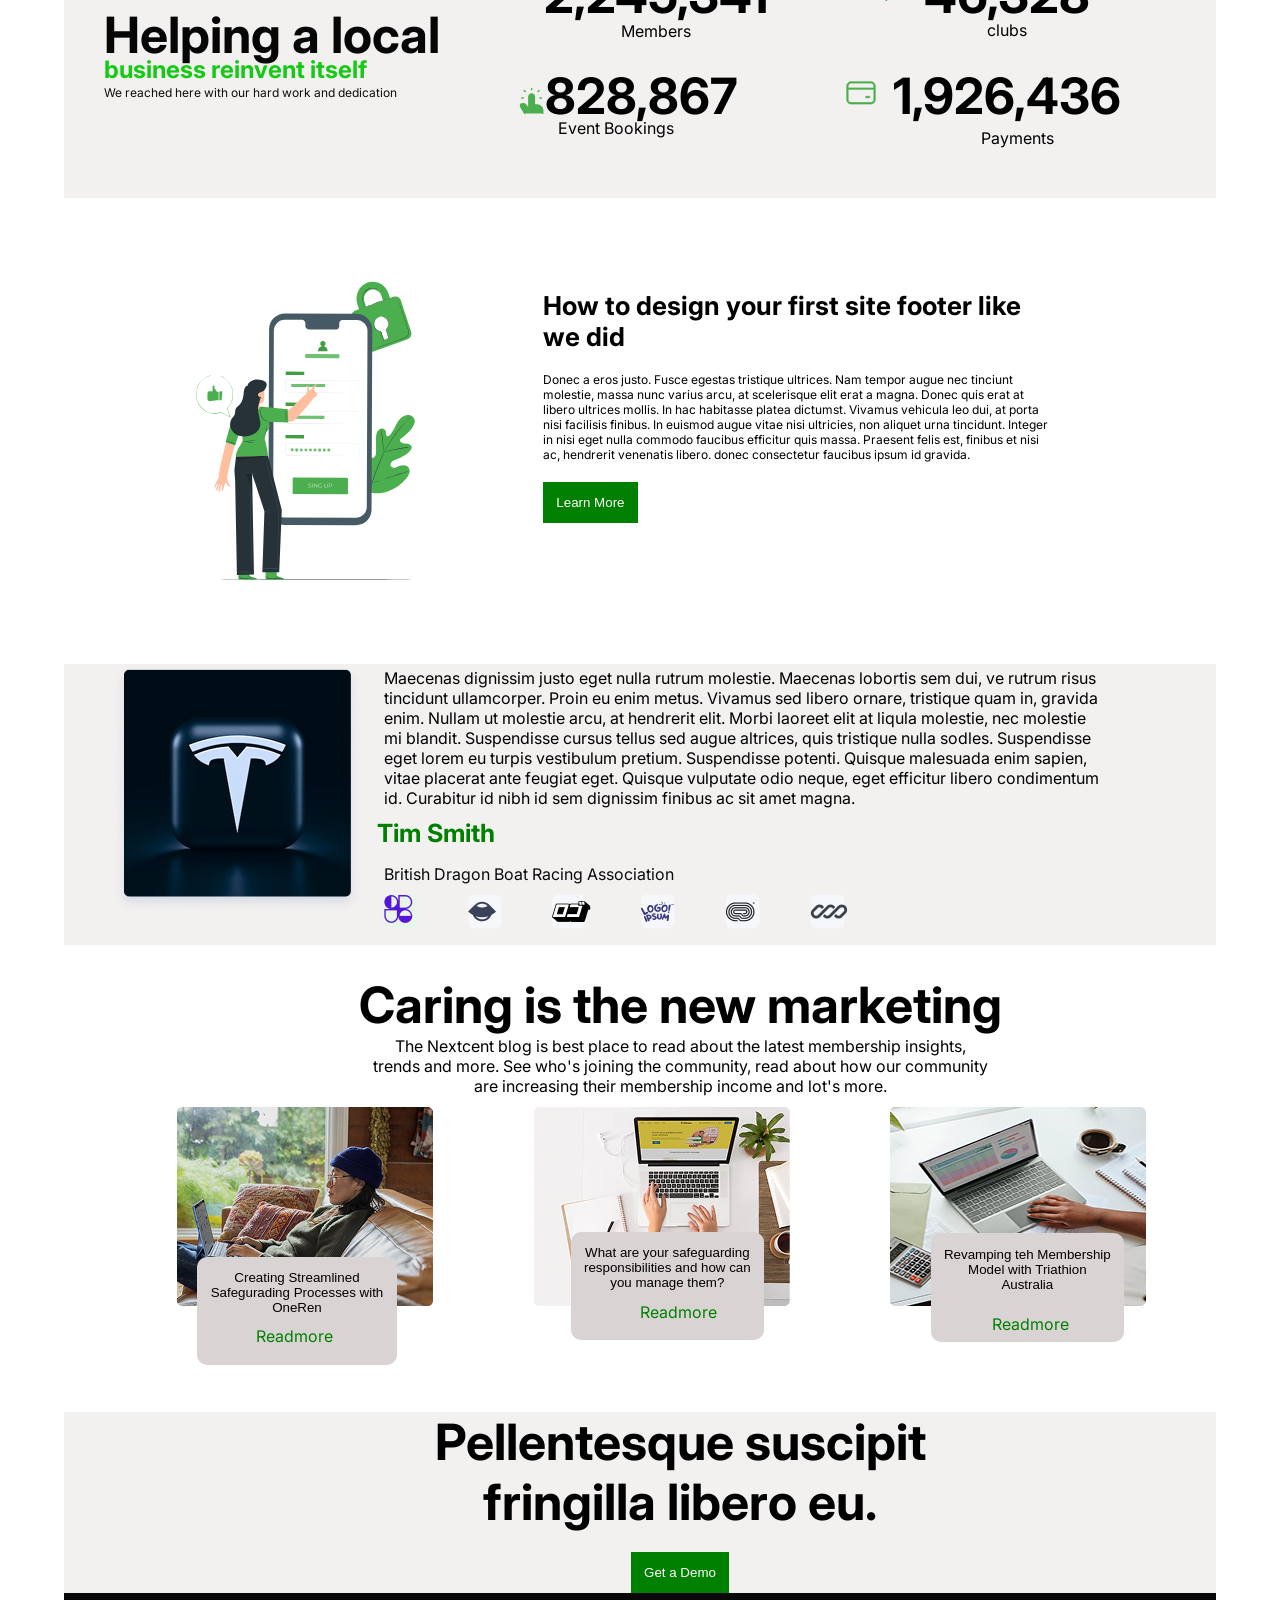
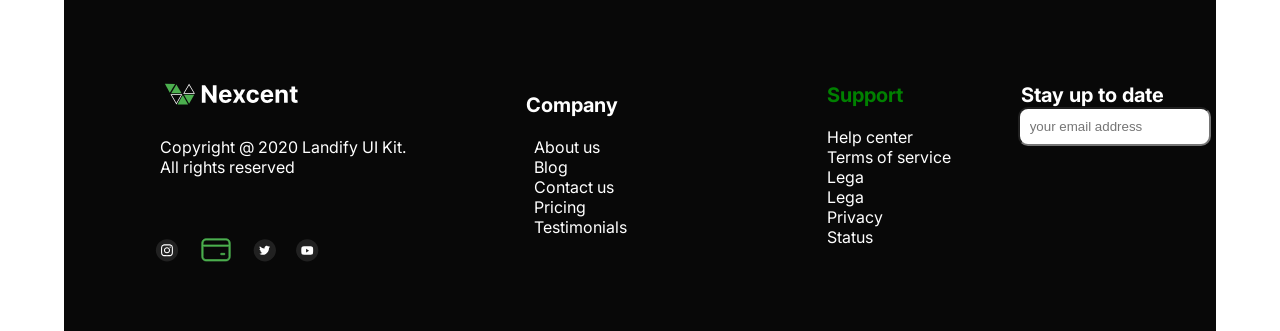
<file: week-five/Emmanuel-Odjuvwederhie/index.html>
<!DOCTYPE html>
<html lang="en">
<head>
    <meta charset="UTF-8">
    <meta name="viewport" content="width=device-width, initial-scale=1.0">
    <title>HARDEST</title>
    <link rel="stylesheet" href="./style.css">
    
    <!-- font awesome cdn link. Just in case you need any icons from font awesome -->
    <link
    rel="stylesheet"
    href="https://cdnjs.cloudflare.com/ajax/libs/font-awesome/6.7.2/css/all.min.css"
    integrity="sha512-Evv84Mr4kqVGRNSgIGL/F/aIDqQb7xQ2vcrdIwxfjThSH8CSR7PBEakCr51Ck+w+/U6swU2Im1vVX0SVk9ABhg=="
    crossorigin="anonymous"
    referrerpolicy="no-referrer"
  />

</head>
<div class="container">
<body>

  <header>
    <div class="Nexcent1">
     <img src="assets/images/nexcent-logo.svg">
      <div class="navigation">
        <p> Home Features Community Blog Pricing</p> </div>
      <div class="submit">
          <button>Risgter Now</button> </div>
    </nav>
  </header>
  <div class="second">
  <h1>Lessons and insights</h1> 
  <h2>from 8 years</h2>
  <p>Where to grow your business as a photographer: site or social media?</p>
  <button>Register</button>
</div>
  <div class="image"> 
    <img src="assets/images/illustration1.svg"> </div>
    <div class="third-column">
      <h1>Our Clients</h1> 
      <p>We have been working with some fortune 500+ clients</p> 
      <div class="image-lists">
      <img src="assets/images/logo1.png">
      <img src="assets/images/logo2.png">
      <img src="assets/images/logo3.png">
      <img src="assets/images/logo5.png">
      <img src="assets/images/logo6.png">
      <img src="assets/images/logo7.png"> </div>
      <h2>Manage your entire community <br>in a single system </h2>
        <p>Who is Nextcent suitable for?</p> </div>
        <div class="image-lists2">
          <img src="assets/images/image5.png">
          <img src="assets/images/image6.png">
          <img src="assets/images/image7.png">
        </div>
        <div class="contains">
        <div class="left-text">
        <h1>Membership<br>Organisations</h1>
        <p>Our membership management<br>software provides full automation of<br>membership renewals and payments</p>
        </div>
        <div class="middle-text">
        <h1>National<br>Associations</h1>
        <p>Our membership management<br>software provides full automation of<br>membership renewals and payments</p>
        </div>
        <div class="right-text">
        <h1>Clubs And<br>Groups</h1>
        <p>Our membership management<br>software provides full automation of<br>membership renewals and payments</p>
</div>
</div>
<div class="body">
<div class="assets">
<img src="assets/images/illustration3.svg"> 
</div>
<div class="bodies">
  <h1>The unseen of spening three <br>years at Pixelgrade</h1>
  <p>lorem ipsum dolor sit amet, consectetur adipiscing elit. Sed sit amet justo ipsum. Sed<br>
  accumsan quam vitae est varius fringilla. Pellentesque placerat vestibuium lorem sed<br> porta.
Nullam mattis tristique iacullis. Nullam pulvinar sit amet risus pretium auctor. Etiam<br>
quis massa pulvinar, aliquam quam vitae, tempus sem. Donec elemtum pulvinar odio.</p>
<button>Learn More</button>
</div>
  <div class="helping">
  <h1>Helping a local</h1>
  <h2>business reinvent itself</h2>
  <p>We reached here with our hard work and dedication</p> 
</div>
  <div class="main">
    <div class="mains">
      <h1>2,245,341</h1>
      <p>Members</p> </div>
      <div class="main1">
        <h1>46,328</h1>
        <p>clubs</p> 
    </div>
    <div class="main2">
      <h1>828,867</h1>
      <p>Event Bookings</p>
    </div>
    <div class="main3">
      <h1>1,926,436</h1>
      <p>Payments</p>
    </div>
  </div>
  <div class="img">
    <img src="assets/icons/Icon2.svg"></div>  
    <div class="img2">
    <img src="assets/icons/Icon4.svg"> </div>
    <div class="img3">
    <img src="assets/icons/Icon3.svg"> </div>
    <div class="img4">
    <img src="assets/icons/Icon1.svg"> </div>
    </div>
    <div class="how">
    <div class="images">
      <img src="assets/images/illustration2.svg">
    </div>
    <div class="design">
      <h1>How to design your first site footer like <br>we did</h1>
  <p>Donec a eros justo. Fusce egestas tristique ultrices. Nam tempor augue nec tinciunt<br>
  molestie, massa nunc varius arcu, at scelerisque elit erat a magna. Donec quis erat at<br> 
  libero ultrices mollis. In hac habitasse platea dictumst. Vivamus vehicula leo dui, at porta<br>
nisi facilisis finibus. In euismod augue vitae nisi ultricies, non aliquet urna tincidunt. Integer<br>
in nisi eget nulla commodo faucibus efficitur quis massa. Praesent felis est, finibus et nisi<br>
ac, hendrerit venenatis libero. donec consectetur faucibus ipsum id gravida.</p>
<button>Learn More</button>
</div>
    </div>
    <div class="black">
      <div class="black-design">
        <img src="assets/images/image4.png"> </div>
      <div class="blacks">
      <p>Maecenas dignissim justo eget nulla rutrum molestie. Maecenas lobortis sem dui, ve rutrum risus<br>
      tincidunt ullamcorper. Proin eu enim metus. Vivamus sed libero ornare, tristique quam in, gravida<br>
      enim. Nullam ut molestie arcu, at hendrerit elit. Morbi laoreet elit at liqula molestie, nec molestie<br>
    mi blandit. Suspendisse cursus tellus sed augue altrices, quis tristique nulla sodles. Suspendisse<br>
  eget lorem eu turpis vestibulum pretium. Suspendisse potenti. Quisque malesuada enim sapien,<br>
  vitae placerat ante feugiat eget. Quisque vulputate odio neque, eget efficitur libero condimentum<br>
id. Curabitur id nibh id sem dignissim finibus ac sit amet magna.</p>
</div>
<div class="tim">
<h1>Tim Smith</h1>
<p>British Dragon Boat Racing Association</p> 
    <div class="logos">
      <img src="assets/images/logo1.png">
      <img src="assets/images/logo2.png">
      <img src="assets/images/logo3.png">
      <img src="assets/images/logo5.png">
      <img src="assets/images/logo6.png">
      <img src="assets/images/logo7.png"> 
    </div>
</div>
    </div>
    <div class="caring">
      <div class="market">
        <h1>Caring is the new marketing</h1>
        <p>The Nextcent blog is best place to read about the latest membership insights, <br>
        trends and more. See who's joining the community, read about how our community<br>
      are increasing their membership income and lot's more.</p> </div>
      <div class="imag">
      <img src="assets/images/image1.png">
      <img src="assets/images/image2.png">
      <img src="assets/images/image3.png">
      </div>
      <div class="shape">
        <div class="button1">
          <button>Creating Streamlined<br>Safegurading Processes with <br>OneRen</button> </div>
          <div class="button2">
        <button>What are your safeguarding<br>responsibilities and how can<br>you manage them?</button></div>
        <div class="button3">
        <button>Revamping teh Membership<br>Model with Triathion<br>Australia</button></div>
      <div class="para">
        <p>Readmore</p> </div>
    <div class="paras">
      <p>Readmore</p> </div>
  <div class="parass">
    <p>Readmore</p> </div>
</div>
<div class="pelle">
  <h1>Pellentesque suscipit<br>fringilla libero eu.</h1>
  <button>Get a Demo</button>
</div>
    <div class="last">
<div class="nexcents">
  <h1> <img src="assets/images/nexcent-logo-white.svg"></h1>
  <p>Copyright @ 2020 Landify UI Kit. <br>All rights reserved</p>
</div>
<div class="company">
  <h1>Company</h1>
  <p>About us<br>Blog<br>Contact us<br>Pricing<br>Testimonials<br></p>
</div>
<div class="support">
<h2>Support</h2>
<p>Help center<br>Terms of service<br>Lega<br>Lega<br>Privacy<br>Status</p>
    </div>
    <div class="stay">
      <h3>Stay up to date</h3>
      <input type="email" id="email" placeholder="your email address">
    </div>
    <div class="last-image">
      <img src="assets/icons/instagram.svg">
      <img src="assets/icons/Icon4.svg">
      <img src="assets/icons/twitter.svg">
      <img src="assets/icons/youtube.svg">
    </div>
  </div>

    <!-- The rest of your HTML Code goes here -->
</body>
</container>
</html>
</file>
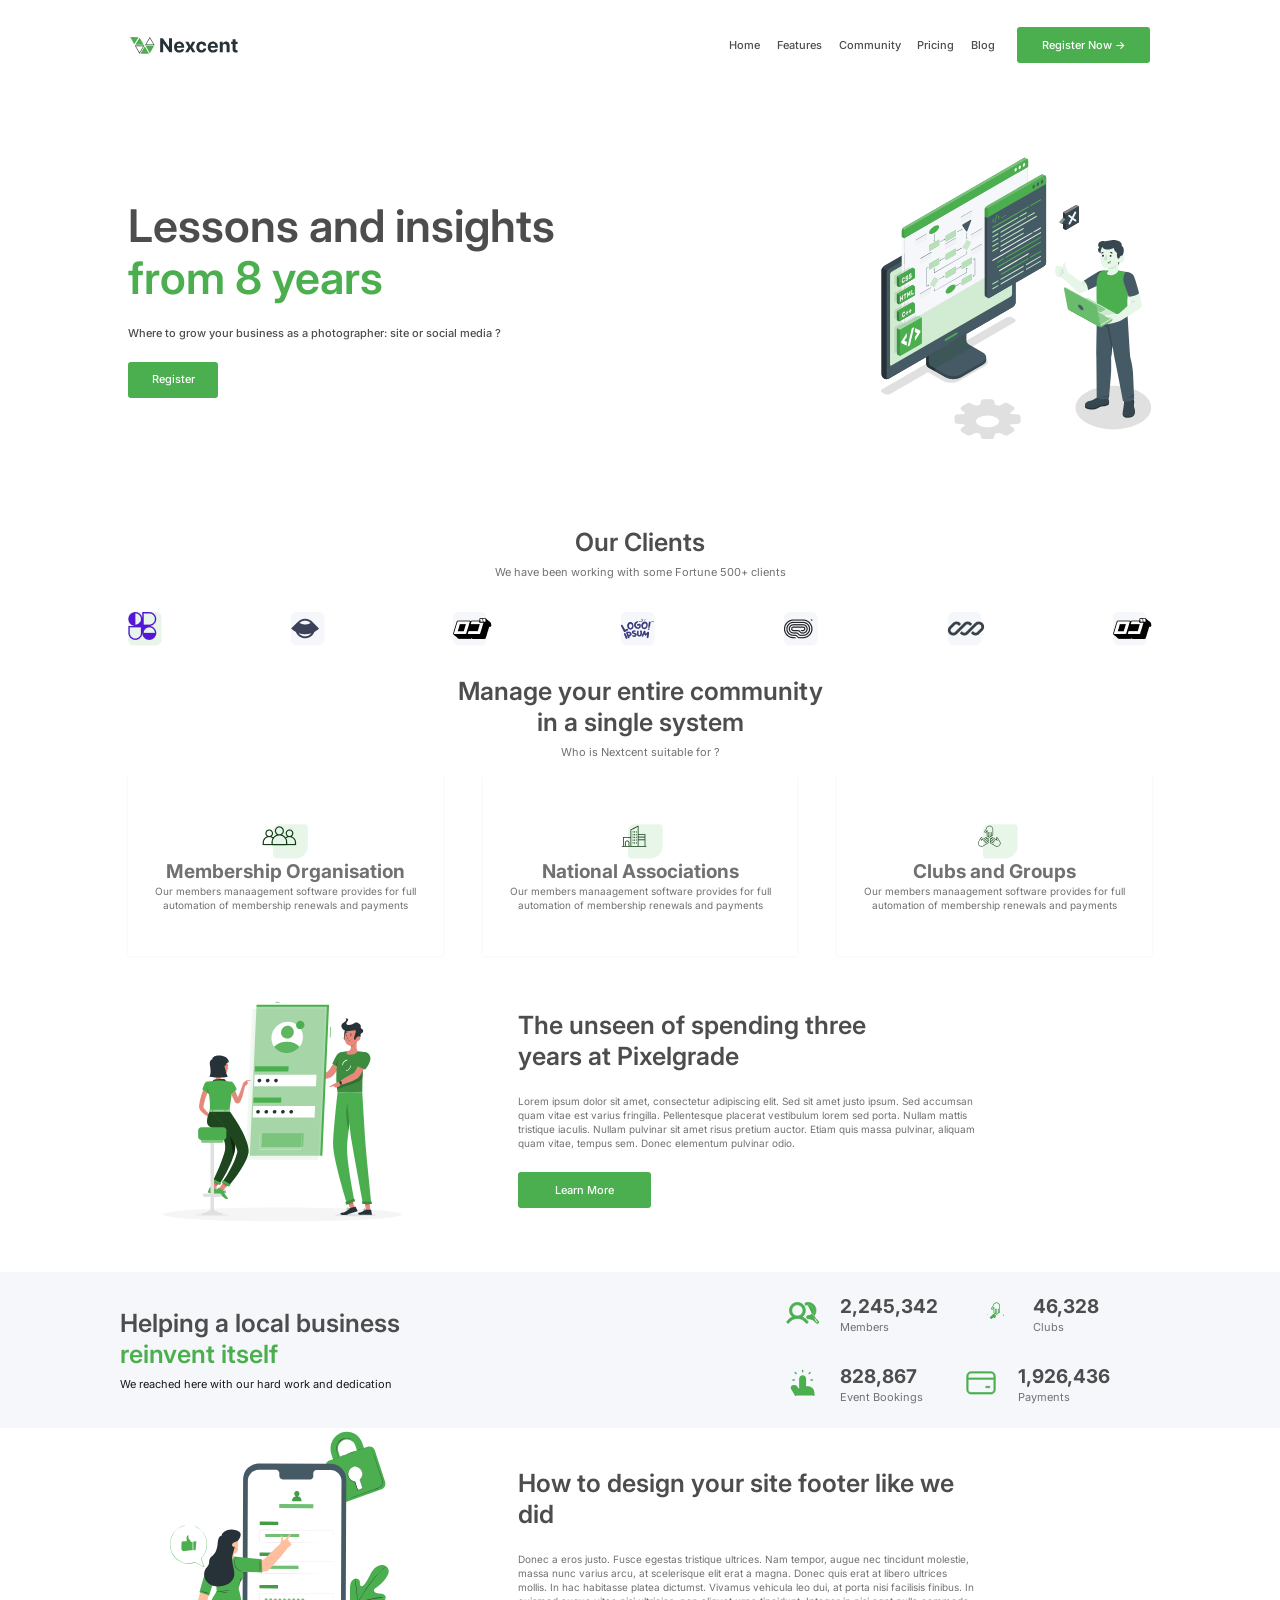
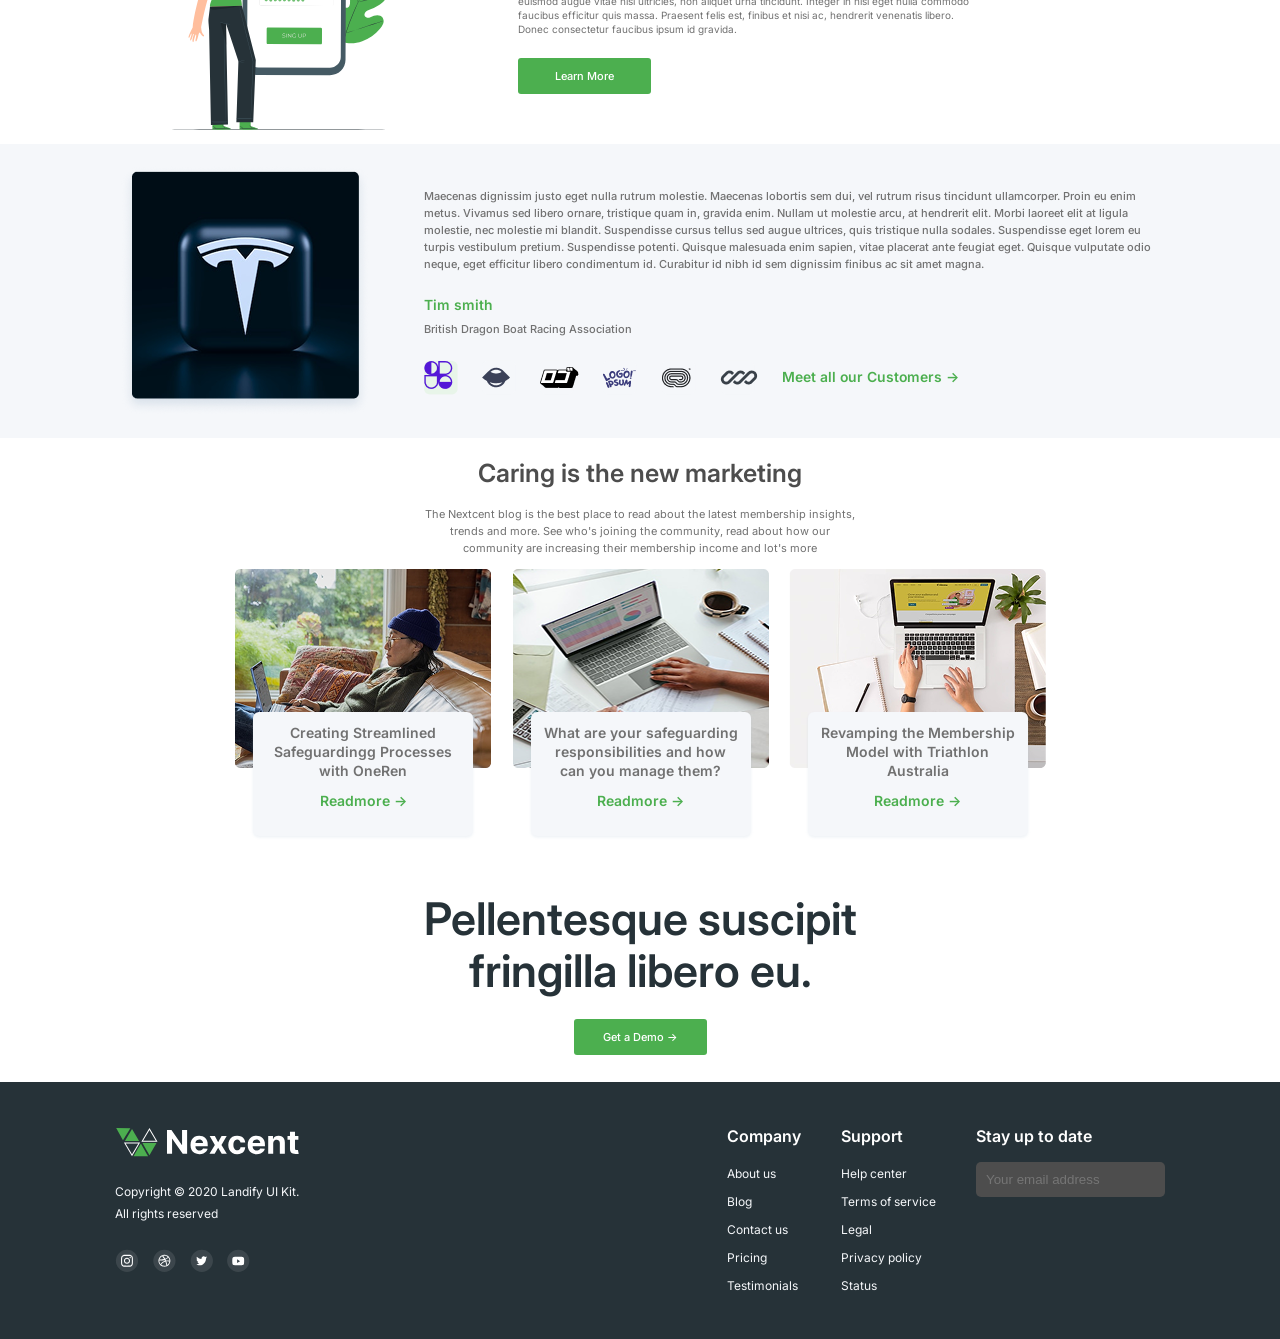
<file: week-five/Favour-Evans/index.html>
<!DOCTYPE html>
<html lang="en">
<head>
    <meta charset="UTF-8">
    <meta name="viewport" content="width=device-width, initial-scale=1.0">
    <title>Nextcent</title>
    <link rel="stylesheet" href="./style.css">
    <link
    rel="stylesheet"
    href="https://cdnjs.cloudflare.com/ajax/libs/font-awesome/6.7.2/css/all.min.css"
    integrity="sha512-Evv84Mr4kqVGRNSgIGL/F/aIDqQb7xQ2vcrdIwxfjThSH8CSR7PBEakCr51Ck+w+/U6swU2Im1vVX0SVk9ABhg=="
    crossorigin="anonymous"
    referrerpolicy="no-referrer"
  />

</head>
<body>
  <header class="nav-bar">
  <img src="./assets/images/nexcent-logo.svg" alt="logo" class="header-logo">
  <div>
    <nav>
      <ul>
        <li>Home</li>
        <li>Features</li>
        <li>Community</li>
        <li>Pricing</li>
        <li>Blog</li>
      </ul>
    </nav>
    <button type="button" class="register-btn">Register Now &rightarrow;</button>
  </div>
  </header>

  <section class="hero-section">
    <div class="slides">
      <div class="hero-section-texts">
        <h1>Lessons and insights <br> <span class="green-text">from 8 years</span> </h1>
        <p>Where to grow your business as a photographer: site or social media ?</p>
        <button type="button" class="register-btn">Register</button>
      </div>
      <img src="./assets/images/illustration1.svg" alt="" class="hero-section-img">
    </div>

    <div class="dots">
      <span class="dot active"></span>
      <span class="dot"></span>
      <span class="dot"></span>
    </div>
  </section>

  <section class="sec-one">
  <h1>Our Clients</h1>
  <p>We have been working with some Fortune 500+ clients</p>
  <div class="client-logo">
    <img src="./assets/images/logo1.png" alt="">
    <img src="./assets/images/logo2.png" alt="">
    <img src="./assets/images/logo3.png" alt="">
    <img src="./assets/images/logo5.png" alt="">
    <img src="./assets/images/logo6.png" alt="">
    <img src="./assets/images/logo7.png" alt="">
    <img src="./assets/images/logo3.png" alt="">
  </div>
  <h1>Manage your entire community <br> in a single system</h1>
  <p>Who is Nextcent suitable for ?</p>
  <div class="community-logos">
    <div>
      <img src="./assets/images/image5.png" alt="">
      <h3>Membership Organisation</h3>
      <p>Our members manaagement software provides for full automation of membership renewals and payments </p>
    </div>

    <div>
      <img src="./assets/images/image6.png" alt="">
      <h3>National Associations</h3>
      <p>Our members manaagement software provides for full automation of membership renewals and payments</p>
    </div>

    <div>
      <img src="./assets/images/image7.png" alt="">
      <h3>Clubs and Groups</h3>
      <p>Our members manaagement software provides for full automation of membership renewals and payments</p>
    </div>
  </div>
  </section>

  <section class="sec-two">
  <div class="unlock-logo"><img src="./assets/images/illustration3.svg" alt="" ></div>
  <div class="unlock-text-content">
    <h1>The unseen of spending three <br> years at Pixelgrade</h1>
    <p>Lorem ipsum dolor sit amet, consectetur adipiscing elit. Sed sit amet justo ipsum. Sed accumsan quam vitae est varius fringilla. Pellentesque placerat vestibulum lorem sed porta. Nullam mattis tristique iaculis. Nullam pulvinar sit amet risus pretium auctor. Etiam quis massa pulvinar, aliquam quam vitae, tempus sem. Donec elementum pulvinar odio.</p>
    <button type="button" class="register-btn">Learn More</button>
  </div>
  </section>

  <section class="sec-three">
    <div class="achievement-texts">
      <h1>Helping a local business <br> <span class="green-text">reinvent itself</span></h1>
      <p>We reached here with our hard work and dedication</p>
    </div>

    <div class="icons">
      <div class="first-icon">
        <div class="first-icon-1">
          <div class="icon-img"><img src="./assets/icons/Icon1.svg" alt=""></div>
          <div class="icon-text">
            <h1>2,245,342</h1>
            <p>Members</p>
          </div>
        </div>
        <div class="first-icon-2">
          <div class="icon-img"><img src="./assets/icons/Icon2.svg" alt=""></div>
          <div class="icon-text">
            <h1>46,328</h1>
            <p>Clubs</p>
          </div>
        </div>
      </div>
      <div class="second-icon">
        <div class="first-icon-1">
          <div class="icon-img"><img src="./assets/icons/Icon3.svg" alt=""></div>
          <div class="icon-text">
            <h1>828,867</h1>
            <p>Event Bookings</p>
          </div>
        </div>
        <div class="first-icon-2">
          <div class="icon-img"><img src="./assets/icons/Icon4.svg" alt=""></div>
          <div class="icon-text">
            <h1>1,926,436</h1>
            <p>Payments</p>
          </div>
        </div>
      </div>
    </div>
  </section>

   <section class="sec-four">
    <div class="unlock-logo"><img src="./assets/images/illustration2.svg" alt=""></div>
    <div class="unlock-text-content">
      <h1>How to design your site footer like we did</h1>
      <p>Donec a eros justo. Fusce egestas tristique ultrices. Nam tempor, augue nec tincidunt molestie, massa nunc varius arcu, at scelerisque elit erat a magna. Donec quis erat at libero ultrices mollis. In hac habitasse platea dictumst. Vivamus vehicula leo dui, at porta nisi facilisis finibus. In euismod augue vitae nisi ultricies, non aliquet urna tincidunt. Integer in nisi eget nulla commodo faucibus efficitur quis massa. Praesent felis est, finibus et nisi ac, hendrerit venenatis libero. Donec consectetur faucibus ipsum id gravida.</p>
      <button type="button" class="register-btn">Learn More</button>
    </div>
   </section>

   <section class="sec-fives">
    <img src="./assets/images/image4.png" alt="">
    
    <div class="customers-text-content">
      <p>Maecenas dignissim justo eget nulla rutrum molestie. Maecenas lobortis sem dui, vel rutrum risus tincidunt ullamcorper. Proin eu enim metus. Vivamus sed libero ornare, tristique quam in, gravida enim. Nullam ut molestie arcu, at hendrerit elit. Morbi laoreet elit at ligula molestie, nec molestie mi blandit. Suspendisse cursus tellus sed augue ultrices, quis tristique nulla sodales. Suspendisse eget lorem eu turpis vestibulum pretium. Suspendisse potenti. Quisque malesuada enim sapien, vitae placerat ante feugiat eget. Quisque vulputate odio neque, eget efficitur libero condimentum id. Curabitur id nibh id sem dignissim finibus ac sit amet magna.</p>
      <div class="tim-text">
      <h3 class="tim">Tim smith</h3>
      <p class="green-text">British Dragon Boat Racing Association</p>
      </div>
      <div class="bottom-logos">
        <div>
          <img src="./assets/images/logo1.png" alt="">
          <img src="./assets/images/logo2.png" alt="">
          <img src="./assets/images/logo3.png" alt="">
          <img src="./assets/images/logo5.png" alt="">
          <img src="./assets/images/logo6.png" alt="">
          <img src="./assets/images/logo7.png" alt="">
        </div>
        <h3 class="green">Meet all our Customers &rightarrow;</h3>
      </div>
    </div>
   </section>

   <section class="sec-six">
    <h1>Caring is the new marketing</h1>
    <p class="sec-six-p">The Nextcent blog is the best place to read about the latest membership insights, trends and more. See who's joining the community, read about how our community are increasing their membership income and lot's more​</p>
    <div class="community-updates-img">

      <div class="try">
        <div class="try-image"><img src="./assets/images/image1.png" alt=""></div>
        <div class="try-text">
          <h3>Creating Streamlined Safeguardingg Processes with OneRen</h3>
          <h3 class="green">Readmore &rightarrow;</h3>
        </div>
      </div>
      
      <div class="try">
        <div class="try-image"><img src="./assets/images/image3.png" alt=""></div>
        <div class="try-text">
          <h3>What are your safeguarding responsibilities and how can you manage them?</h3>
          <h3 class="green">Readmore &rightarrow;</h3>
        </div>
      </div>

      <div class="try">
        <div class="try-image"><img src="./assets/images/image2.png" alt=""></div>
        <div class="try-text">
          <h3>Revamping the Membership Model with Triathlon Australia</h3>
          <h3 class="green">Readmore &rightarrow;</h3>
        </div>
      </div>
    </div>
   </section>

   <footer>
    <div class="first">
    <h1>Pellentesque suscipit <br> fringilla libero eu.</h1>
    <button type="button" class="register-btn">Get a Demo &rightarrow;</button>
    </div>
    <div class="final-content">
      <div class="reserved">
        <img src="./assets/images/nexcent-logo-white.svg" alt="">
        <div class="copyright">
        <p class="copyright-1">Copyright &copy; 2020 Landify UI Kit.</p>
        <p>All rights reserved</p>
        </div>
        <div class="sns-logos">
          <img src="./assets/icons/instagram.svg" alt="">
          <img src="./assets/icons/dribbble.svg" alt="">
          <img src="./assets/icons/twitter.svg" alt="">
          <img src="./assets/icons/youtube.svg" alt="">
        </div>
      </div>

      <div class="links">


      <div>
        <h1>Company</h1>
        <ul>
          <li><a href="">About us</a></li>
          <li><a href="">Blog</a></li>
          <li><a href="">Contact us</a></li>
          <li><a href="">Pricing</a></li>
          <li><a href="">Testimonials</a></li>
        </ul>
      </div>

      <div>
        <h1>Support</h1>
        <ul>
          <li><a href="">Help center</a></li>
          <li><a href="">Terms of service</a></li>
          <li><a href="">Legal</a></li>
          <li><a href="">Privacy policy</a></li>
          <li><a href="">Status</a></li>
        </ul>
      </div>

      <div>
        <h1>Stay up to date</h1>
        <input type="email" name="" id="email" placeholder="Your email address">
      </div>


      </div>

    </div>
   </footer>
</body>
</html>
</file>
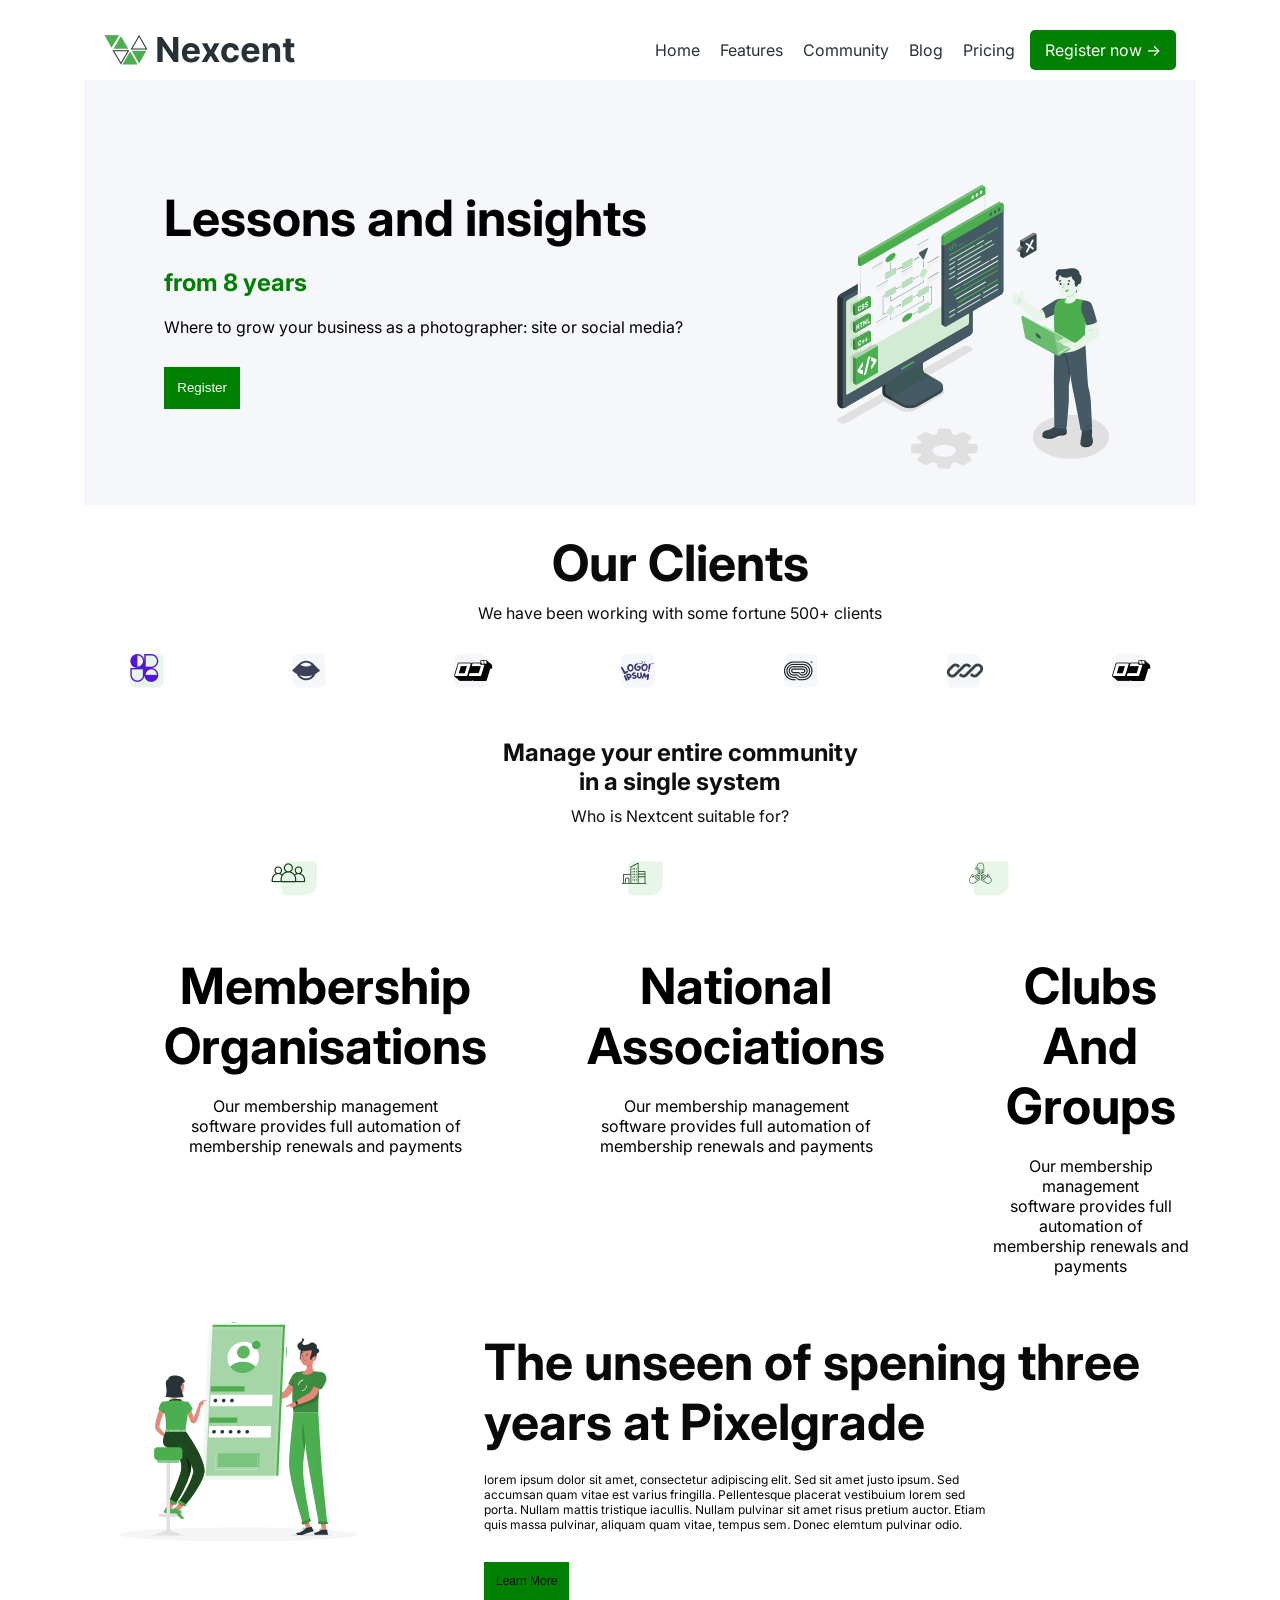
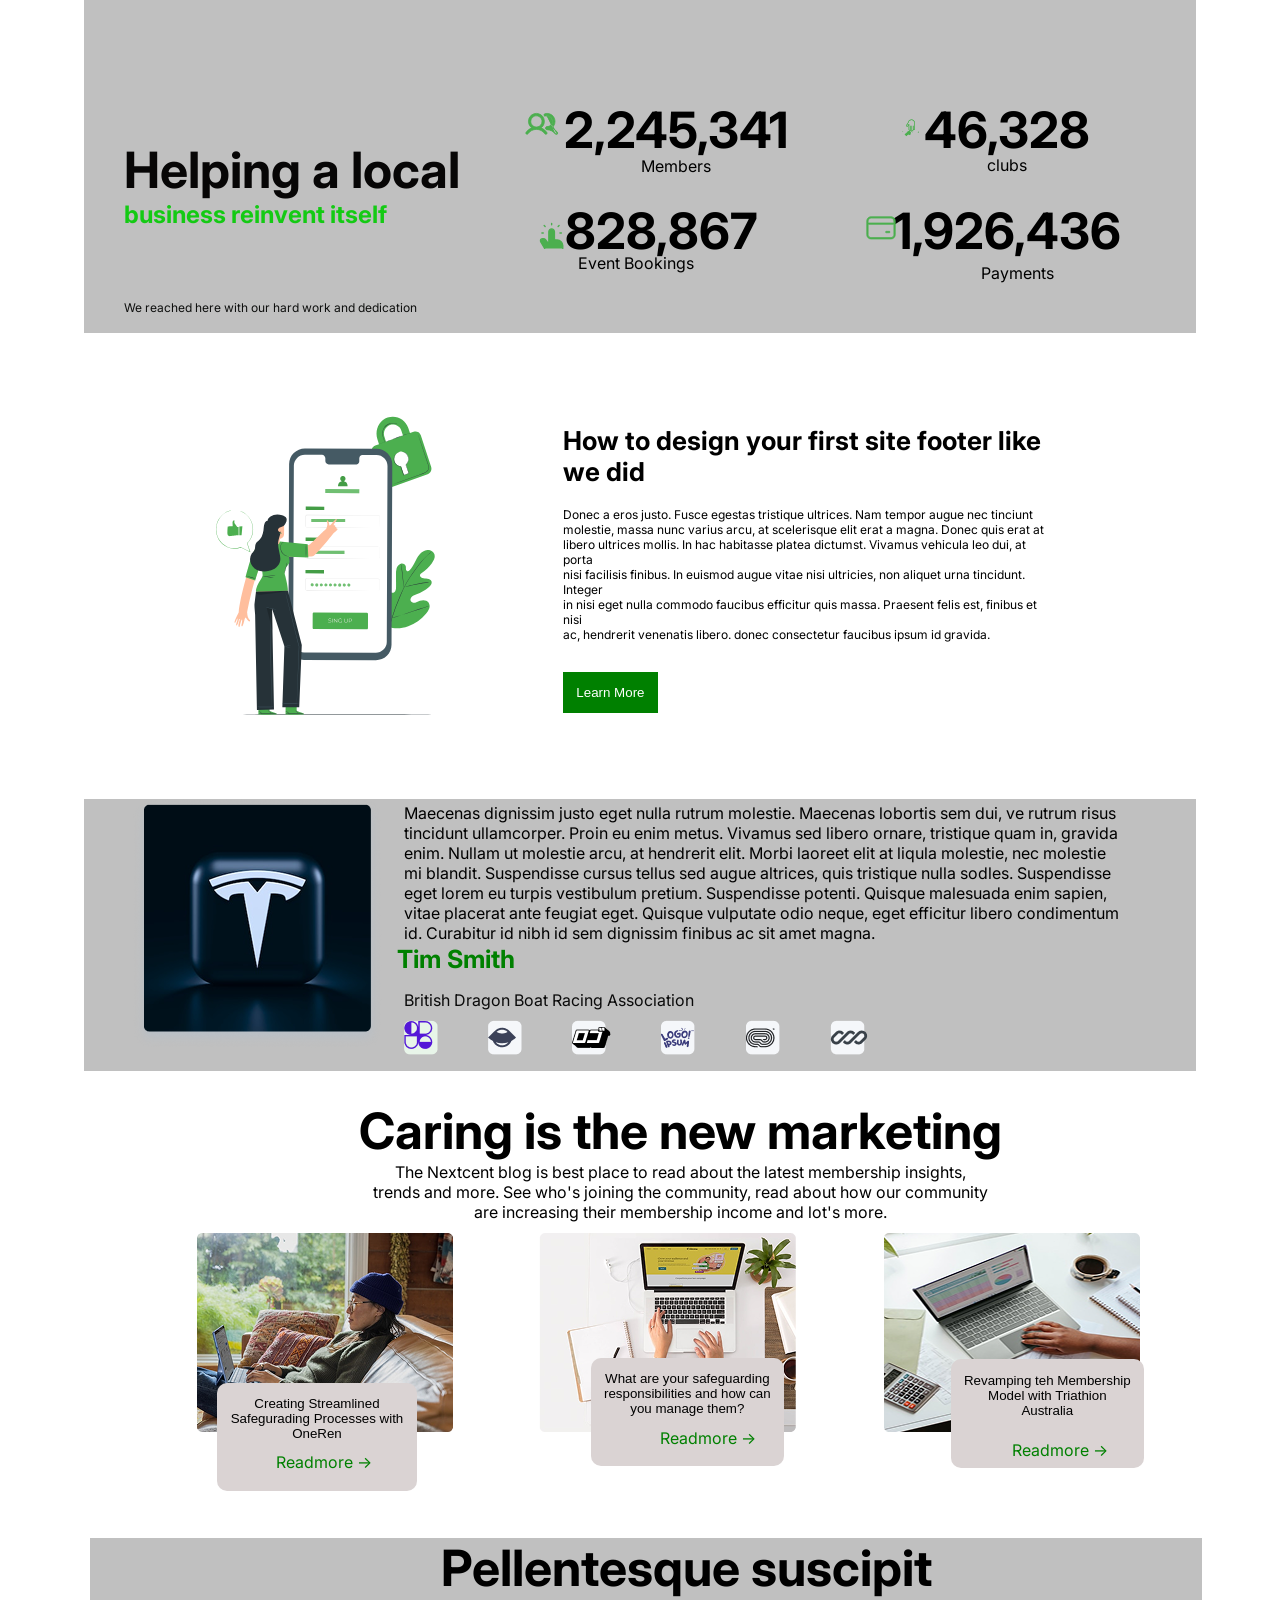
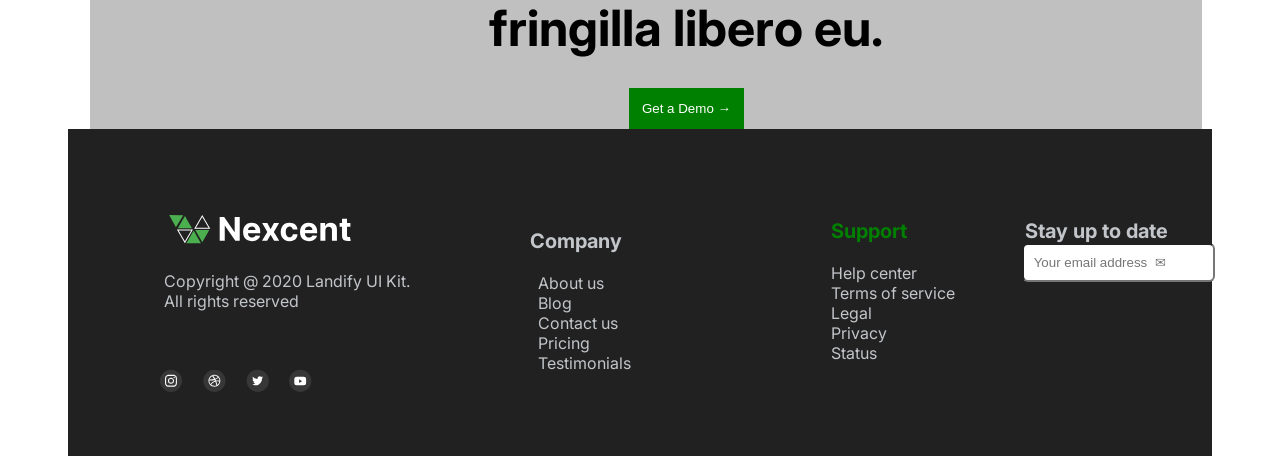
<file: week-five/Nari-Robert/index.html>
<!DOCTYPE html>
<html lang="en">
<head>
    <meta charset="UTF-8">
    <meta name="viewport" content="width=device-width, initial-scale=1.0">
    <title>Milestone project</title>
    <link rel="stylesheet" href="./style.css">

    <!-- font awesome cdn link. Just in case you need any icons from font awesome -->
    <link
    rel="stylesheet"
    href="https://cdnjs.cloudflare.com/ajax/libs/font-awesome/6.7.2/css/all.min.css"
    integrity="sha512-Evv84Mr4kqVGRNSgIGL/F/aIDqQb7xQ2vcrdIwxfjThSH8CSR7PBEakCr51Ck+w+/U6swU2Im1vVX0SVk9ABhg=="
    crossorigin="anonymous"
    referrerpolicy="no-referrer"
  />

</head>
<div class="container">
<body>

  <header>
    <nav class="navbar">
      <div class="logo">
        <img src="assets/images/nexcent-logo.svg" alt="Nexcent">
      </div>
      <div class="nav-links">
          <a href="#">Home</a>
          <a href="#">Features</a>
          <a href="#">Community</a>
          <a href="#">Blog</a>
          <a href="#">Pricing</a>
      </div>
      <a href="#" class="register-button">Register now &rightarrow;</a>
  </nav>
  
    </nav>
  </header>
  <div class="second">
  <h1>Lessons and insights</h1> 
  <h2>from 8 years</h2>
  <p>Where to grow your business as a photographer: site or social media?</p>
  <button>Register</button>
</div>
  <div class="image"> 
    <img src="assets/images/illustration1.svg"> </div>
    <div class="third-column">
      <h1>Our Clients</h1> 
      <p>We have been working with some fortune 500+ clients</p> 
      <div class="image-lists">
      <img src="assets/images/logo1.png">
      <img src="assets/images/logo2.png">
      <img src="assets/images/logo3.png">
      <img src="assets/images/logo5.png">
      <img src="assets/images/logo6.png">
      <img src="assets/images/logo7.png">
    <img src="assets/images/logo3.png">
   </div>
      <h2>Manage your entire community <br>in a single system </h2>
        <p>Who is Nextcent suitable for?</p> </div>
        <div class="image-lists2">
          <img src="assets/images/image5.png">
          <img src="assets/images/image6.png">
          <img src="assets/images/image7.png">
        </div>
        <div class="contains">
        <div class="left-text">
        <h1>Membership<br>Organisations</h1>
        <p>Our membership management<br>software provides full automation of<br>membership renewals and payments</p>
        </div>
        <div class="middle-text">
        <h1>National<br>Associations</h1>
        <p>Our membership management<br>software provides full automation of<br>membership renewals and payments</p>
        </div>
        <div class="right-text">
        <h1>Clubs And<br>Groups</h1>
        <p>Our membership management<br>software provides full automation of<br>membership renewals and payments</p>
</div>
</div>
<div class="body">
<div class="assets">
<img src="assets/images/illustration3.svg"> 
</div>
<div class="bodies">
  <h1>The unseen of spening three <br>years at Pixelgrade</h1>
  <p>lorem ipsum dolor sit amet, consectetur adipiscing elit. Sed sit amet justo ipsum. Sed<br>
  accumsan quam vitae est varius fringilla. Pellentesque placerat vestibuium lorem sed<br> porta.
Nullam mattis tristique iacullis. Nullam pulvinar sit amet risus pretium auctor. Etiam<br>
quis massa pulvinar, aliquam quam vitae, tempus sem. Donec elemtum pulvinar odio.</p>
<button>Learn More</button>
</div>
  <div class="helping">
  <h1>Helping a local</h1>
  <h2>business reinvent itself</h2>
  <p>We reached here with our hard work and dedication</p> 
</div>
  <div class="main">
    <div class="mains">
      <h1>2,245,341</h1>
      <p>Members</p> </div>
      <div class="main1">
        <h1>46,328</h1>
        <p>clubs</p> 
    </div>
    <div class="main2">
      <h1>828,867</h1>
      <p>Event Bookings</p>
    </div>
    <div class="main3">
      <h1>1,926,436</h1>
      <p>Payments</p>
    </div>
  </div>
  <div class="img">
    <img src="assets/icons/Icon2.svg"></div>  
    <div class="img2">
    <img src="assets/icons/Icon4.svg"> </div>
    <div class="img3">
    <img src="assets/icons/Icon3.svg"> </div>
    <div class="img4">
    <img src="assets/icons/Icon1.svg"> </div>
    </div>
    <div class="how">
    <div class="images">
      <img src="assets/images/illustration2.svg">
    </div>
    <div class="design">
      <h1>How to design your first site footer like <br>we did</h1>
  <p>Donec a eros justo. Fusce egestas tristique ultrices. Nam tempor augue nec tinciunt<br>
  molestie, massa nunc varius arcu, at scelerisque elit erat a magna. Donec quis erat at<br> 
  libero ultrices mollis. In hac habitasse platea dictumst. Vivamus vehicula leo dui, at porta<br>
nisi facilisis finibus. In euismod augue vitae nisi ultricies, non aliquet urna tincidunt. Integer<br>
in nisi eget nulla commodo faucibus efficitur quis massa. Praesent felis est, finibus et nisi<br>
ac, hendrerit venenatis libero. donec consectetur faucibus ipsum id gravida.</p>
<button>Learn More</button>
</div>
    </div>
    <div class="black">
      <div class="black-design">
        <img src="assets/images/image4.png"> </div>
      <div class="blacks">
      <p>Maecenas dignissim justo eget nulla rutrum molestie. Maecenas lobortis sem dui, ve rutrum risus<br>
      tincidunt ullamcorper. Proin eu enim metus. Vivamus sed libero ornare, tristique quam in, gravida<br>
      enim. Nullam ut molestie arcu, at hendrerit elit. Morbi laoreet elit at liqula molestie, nec molestie<br>
    mi blandit. Suspendisse cursus tellus sed augue altrices, quis tristique nulla sodles. Suspendisse<br>
  eget lorem eu turpis vestibulum pretium. Suspendisse potenti. Quisque malesuada enim sapien,<br>
  vitae placerat ante feugiat eget. Quisque vulputate odio neque, eget efficitur libero condimentum<br>
id. Curabitur id nibh id sem dignissim finibus ac sit amet magna.</p>
</div>
<div class="tim">
<h1>Tim Smith</h1>
<p>British Dragon Boat Racing Association</p> 
    <div class="logos">
      <img src="assets/images/logo1.png">
      <img src="assets/images/logo2.png">
      <img src="assets/images/logo3.png">
      <img src="assets/images/logo5.png">
      <img src="assets/images/logo6.png">
      <img src="assets/images/logo7.png"> 
    </div>
</div>
    </div>
    <div class="caring">
      <div class="market">
        <h1>Caring is the new marketing</h1>
        <p>The Nextcent blog is best place to read about the latest membership insights, <br>
        trends and more. See who's joining the community, read about how our community<br>
      are increasing their membership income and lot's more.</p> </div>
      <div class="imag">
      <img src="assets/images/image1.png">
      <img src="assets/images/image2.png">
      <img src="assets/images/image3.png">
      </div>
      <div class="shape">
        <div class="button1">
          <button>Creating Streamlined<br>Safegurading Processes with <br>OneRen</button> </div>
          <div class="button2">
        <button>What are your safeguarding<br>responsibilities and how can<br>you manage them?</button></div>
        <div class="button3">
        <button>Revamping teh Membership<br>Model with Triathion<br>Australia</button></div>
      <div class="para">
        <p>Readmore &rightarrow;</p> </div>
    <div class="paras">
      <p>Readmore &rightarrow;</p> </div>
  <div class="parass">
    <p>Readmore &rightarrow;</p> </div>
</div>
<div class="pelle">
  <h1>Pellentesque suscipit<br>fringilla libero eu.</h1>
  <button>Get a Demo &rightarrow;</button>
</div>
    <div class="last">
<div class="nexcents">
  <h1>
    <div class="logo">
    <img src="assets/images/nexcent-logo-white.svg" alt=""></div></h1>
  <p>Copyright @ 2020 Landify UI Kit. <br>All rights reserved</p>
</div>
<div class="company">
  <h1>Company</h1>
  <p>About us<br>Blog<br>Contact us<br>Pricing<br>Testimonials<br></p>
</div>
<div class="support">
<h2>Support</h2>
<p>Help center<br>Terms of service<br>Legal<br>Privacy<br>Status</p>
    </div>
    <div class="stay">
      <h3>Stay up to date</h3>
      <input type="email" id="email" placeholder="Your email address  &#9993;">
    </div>
    <div class="last-image">
      <img src="assets/icons/instagram.svg">
      <img src="assets/icons/dribbble.svg">
      <img src="assets/icons/twitter.svg">
      <img src="assets/icons/youtube.svg">
    </div>
  </div>

    <!-- The rest of your HTML Code goes here -->
</body>
</container>
</html>
</file>
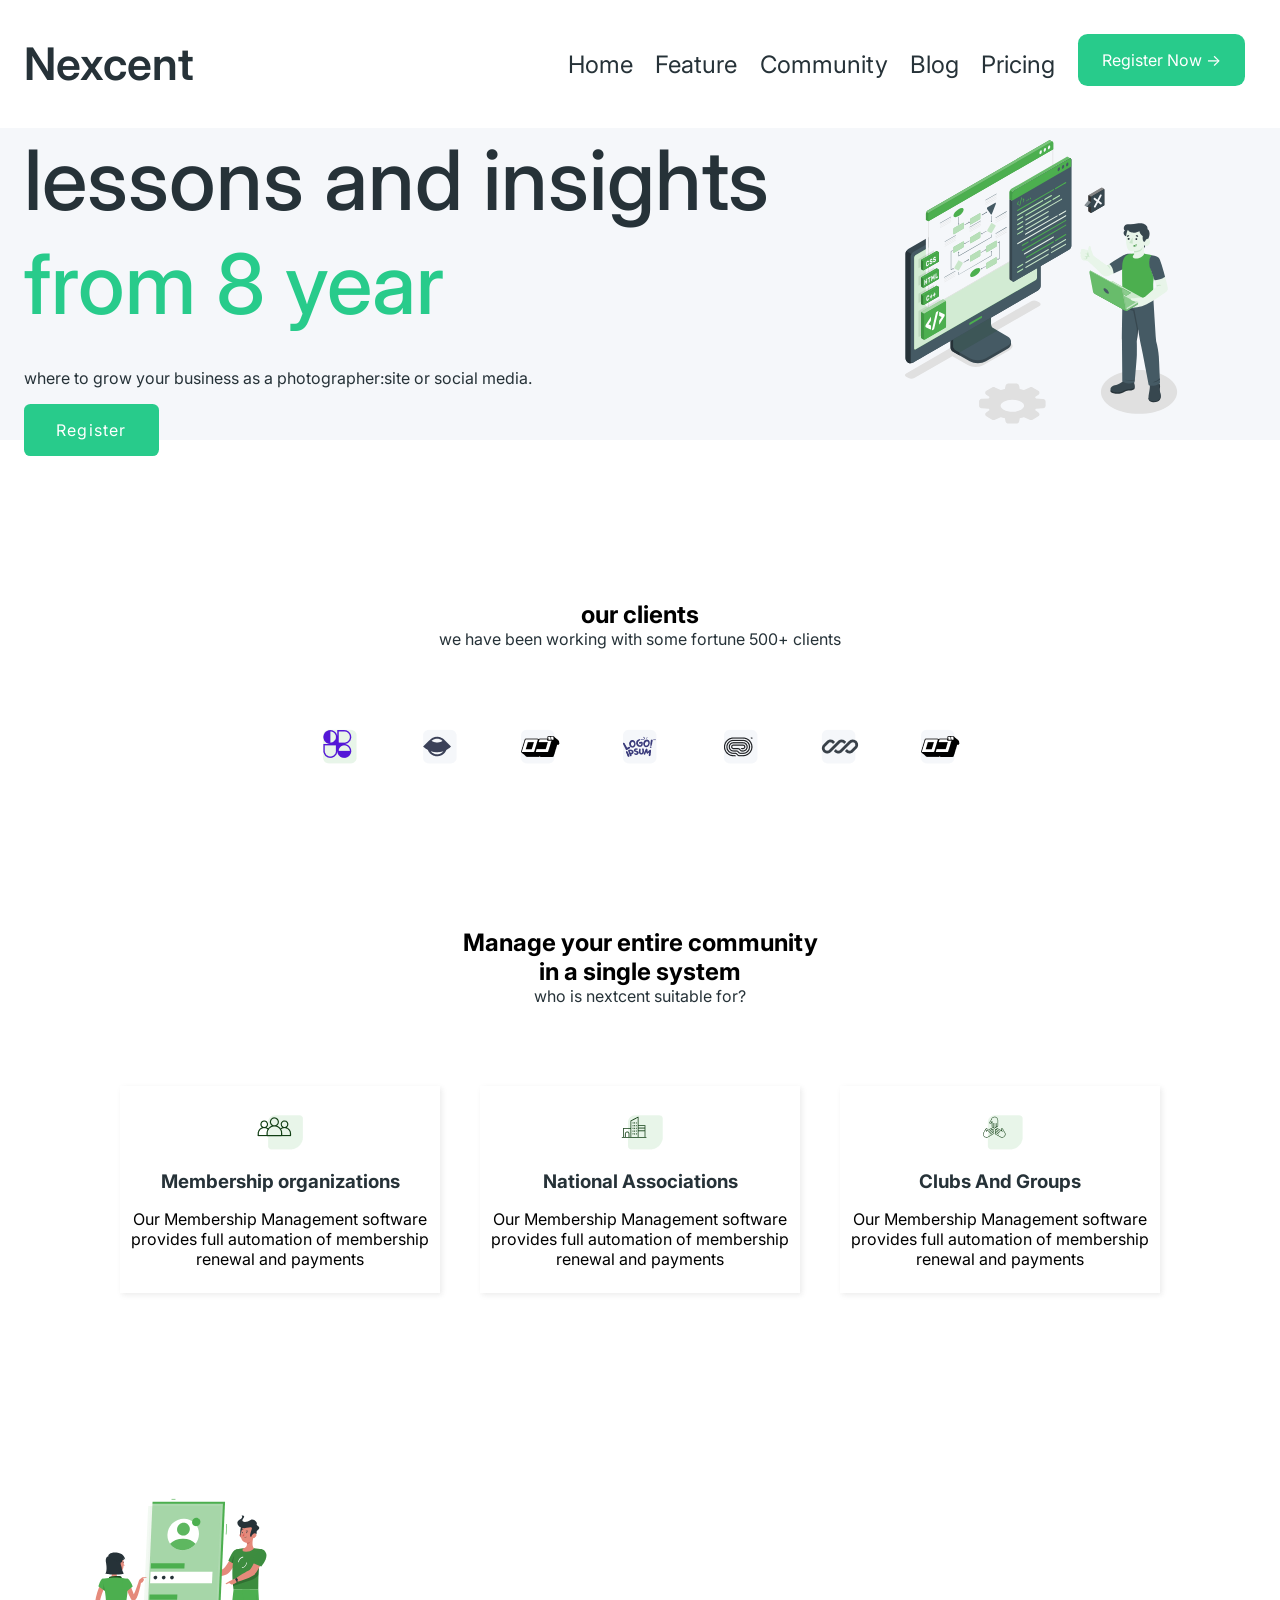
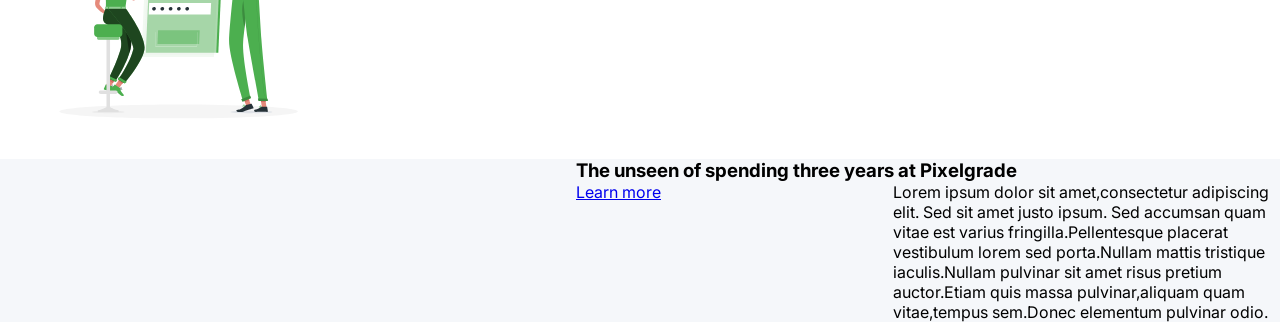
<file: week-five/Okwudili-peace/index.html>
<!DOCTYPE html>
<html lang="en">
<head>
    <meta charset="UTF-8">
    <meta name="viewport" content="width=device-width, initial-scale=1.0">
    <title>Nextcent</title>
    <link rel="stylesheet" href="./style.css">
    
    <!-- font awesome cdn link. Just in case you need any icons from font awesome -->
    <link
    rel="stylesheet"
    href="https://cdnjs.cloudflare.com/ajax/libs/font-awesome/6.7.2/css/all.min.css"
    integrity="sha512-Evv84Mr4kqVGRNSgIGL/F/aIDqQb7xQ2vcrdIwxfjThSH8CSR7PBEakCr51Ck+w+/U6swU2Im1vVX0SVk9ABhg=="
    crossorigin="anonymous"
    referrerpolicy="no-referrer"
  />

</head>
<body>
    <nav class="nav">
      <div class="container nav_container">
      <a href="#" class="nav_logo">Nexcent</a>
      <ul class="nav_list">
        <li class="nav_item"><a href="#" class="nav_link">Home</a></li>
        <li class="nav_item"><a href="#" class="nav_link">Feature</a></li>
        <li class="nav_item"><a href="#" class="nav_link">Community</a></li>
        <li class="nav_item"><a href="#" class="nav_link">Blog</a></li>
        <li class="nav_item"><a href="#" class="nav_link">Pricing</a></li>
      <li class="nav_item">
        <a href="#" class="nav_btn">Register Now &rarr;</a>
      </li>     
    </ul>
      </div>
    </nav>
    <header class="header">
      <div class="container header_container">
        <div class="header_container_wrapper">
          <div class="header text">
        <h1 class="header_title">
          lessons and insights<br> <span>from 8 year</span>
        </h1>
        <p class="header_text">
          where to grow your business as a photographer:site or social media.
        </p>
        <a href="#" class="header_btn">Register</a>
      </div>
          <div class="header_image">
             <img src="assets/images/illustration1.svg" alt=""/>
      </div>
      </div>
      </div>
    </header>
    <main>
      <section class="section">
        <div class="container clients_container">
          <div class="section_header">
            <h2 class="secton_title">our clients</h2>
            <p class="section_text">
              we have been working with some fortune 500+ clients
            </p>
          </div>
          <div class="client_wrapper">
          <span>
            <img src="/week-five/Okwudili-peace/assets/images/logo1.png" alt="" class="client_logo">
          </span>  
           <span> 
              <img src="/week-five/Okwudili-peace/assets/images/logo2.png" alt="" class="client_logo">
            </span>
            <span>
              <img src="/week-five/Okwudili-peace/assets/images/logo3.png" alt="" class="client_logo">
            </span>
            <span>
              <img src="/week-five/Okwudili-peace/assets/images/logo5.png" alt="" class="client_logo">
            </span>
            <span>
              <img src="/week-five/Okwudili-peace/assets/images/logo6.png" alt="" class="client_logo">
            </span>
            <span>
              <img src="/week-five/Okwudili-peace/assets/images/logo7.png" alt="" class="client_logo">
            </span>
          <span>
            <img src="/week-five/Okwudili-peace/assets/images/logo3.png" alt="" class="client_logo">
          </span>
          </div>
        </div>
      </section>
      <section class="section">
        <div class="container services_container">
          <div class="section_header">
            <h2 class="sectin_title">
              Manage your entire community <br>in a single system
            </h2>
            <p class="section_text">
              who is nextcent suitable for?
            </p>
          </div>
          <div class="services">
            <div class="service">
              <span class="icon"
              ><img src="/week-five/Okwudili-peace/assets/images/image5.png" alt=""
              ></span>
              <h3 class="service_title">Membership organizations</h3>
              <p class="service_text">Our Membership Management software provides full automation of membership renewal and payments</p>
            </div>
            <div class="service">
              <span class="icon"
              ><img src="/week-five/Okwudili-peace/assets/images/image6.png" alt=""
              ></span>
              <h3 class="service_title">National Associations</h3>
              <p class="service_text">Our Membership Management software provides full automation of membership renewal and payments</p>
            </div>
            <div class="service">
              <span class="icon"
              ><img src="/week-five/Okwudili-peace/assets/images/image7.png" alt=""
              ></span>
              <h3 class="service_title">Clubs And Groups</h3>
              <p class="service_text">Our Membership Management software provides full automation of membership renewal and payments</p>
            </div>
          </div>
        </div>
      </section>
      <section class="section">
        <div class="container experience_container">
          <div class="experience_image">
            <img src="/week-five/Okwudili-peace/assets/images/illustration3.svg" alt=""></div>
        </div>
        <div class="experience_text">
          <h3 class="experience_title">
            The unseen of spending three years at Pixelgrade
          </h3>
          <p class="experience_text">
            Lorem ipsum dolor sit amet,consectetur adipiscing elit. Sed sit amet justo ipsum. Sed accumsan quam vitae est varius fringilla.Pellentesque placerat vestibulum lorem sed
             porta.Nullam mattis tristique iaculis.Nullam pulvinar sit amet risus pretium auctor.Etiam 
             quis massa pulvinar,aliquam quam vitae,tempus sem.Donec elementum pulvinar odio.
          </p>
        <a href="#" class="experience_btn">Learn more</a>
        </div>
      </div>
      </section>
    </main>
    

</body>
</html>
</file>
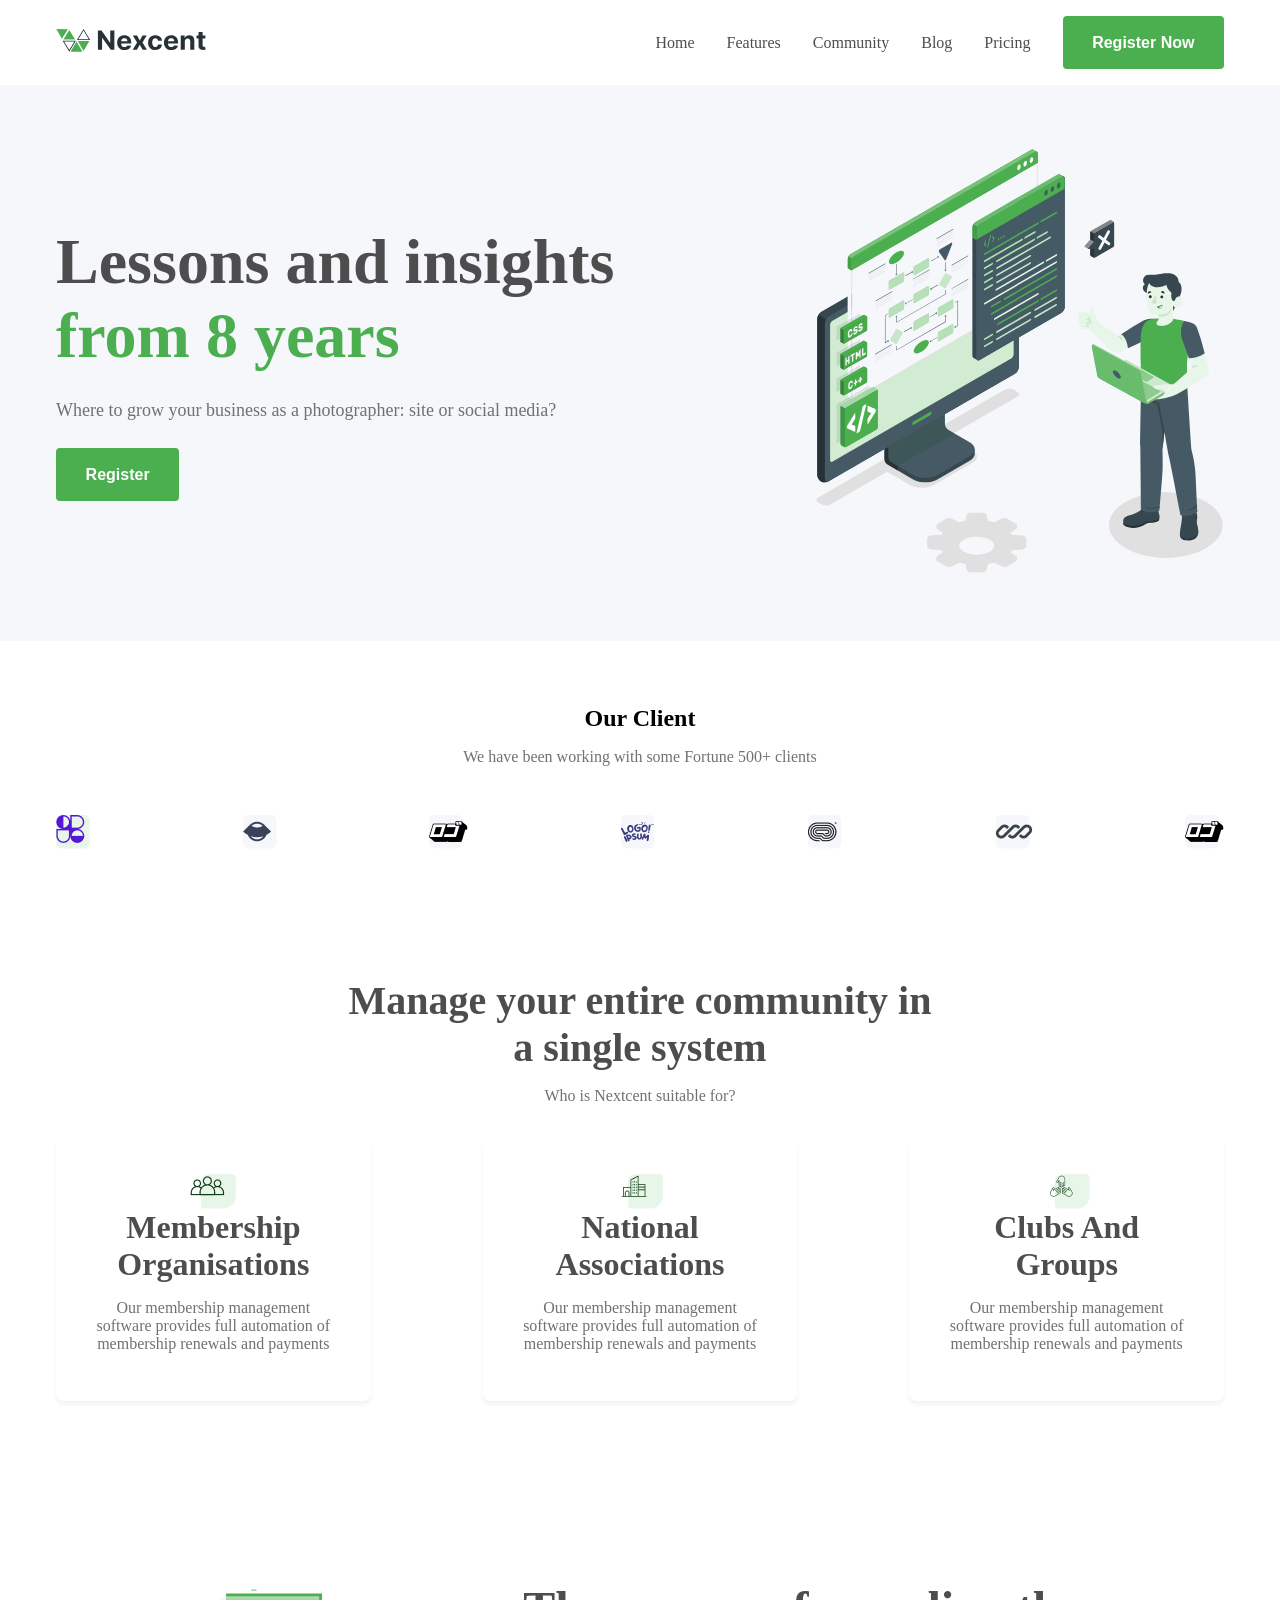
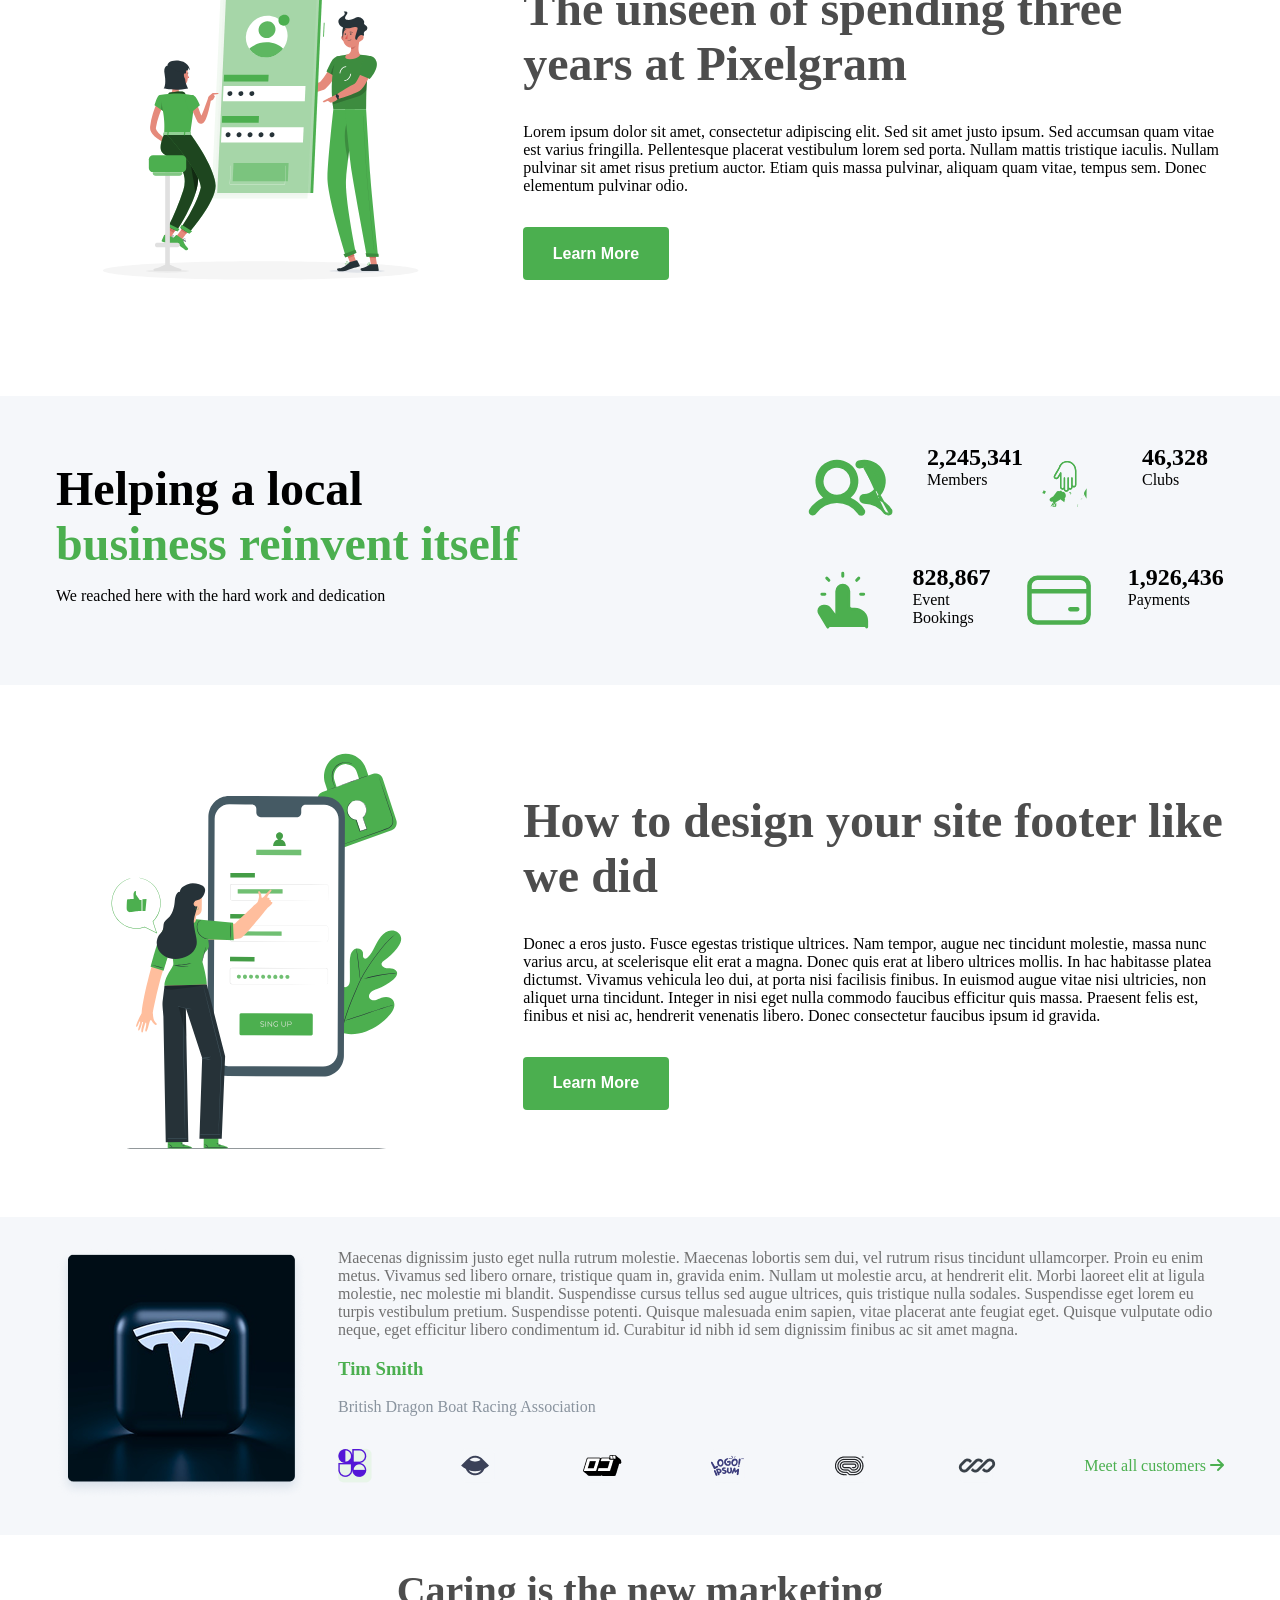
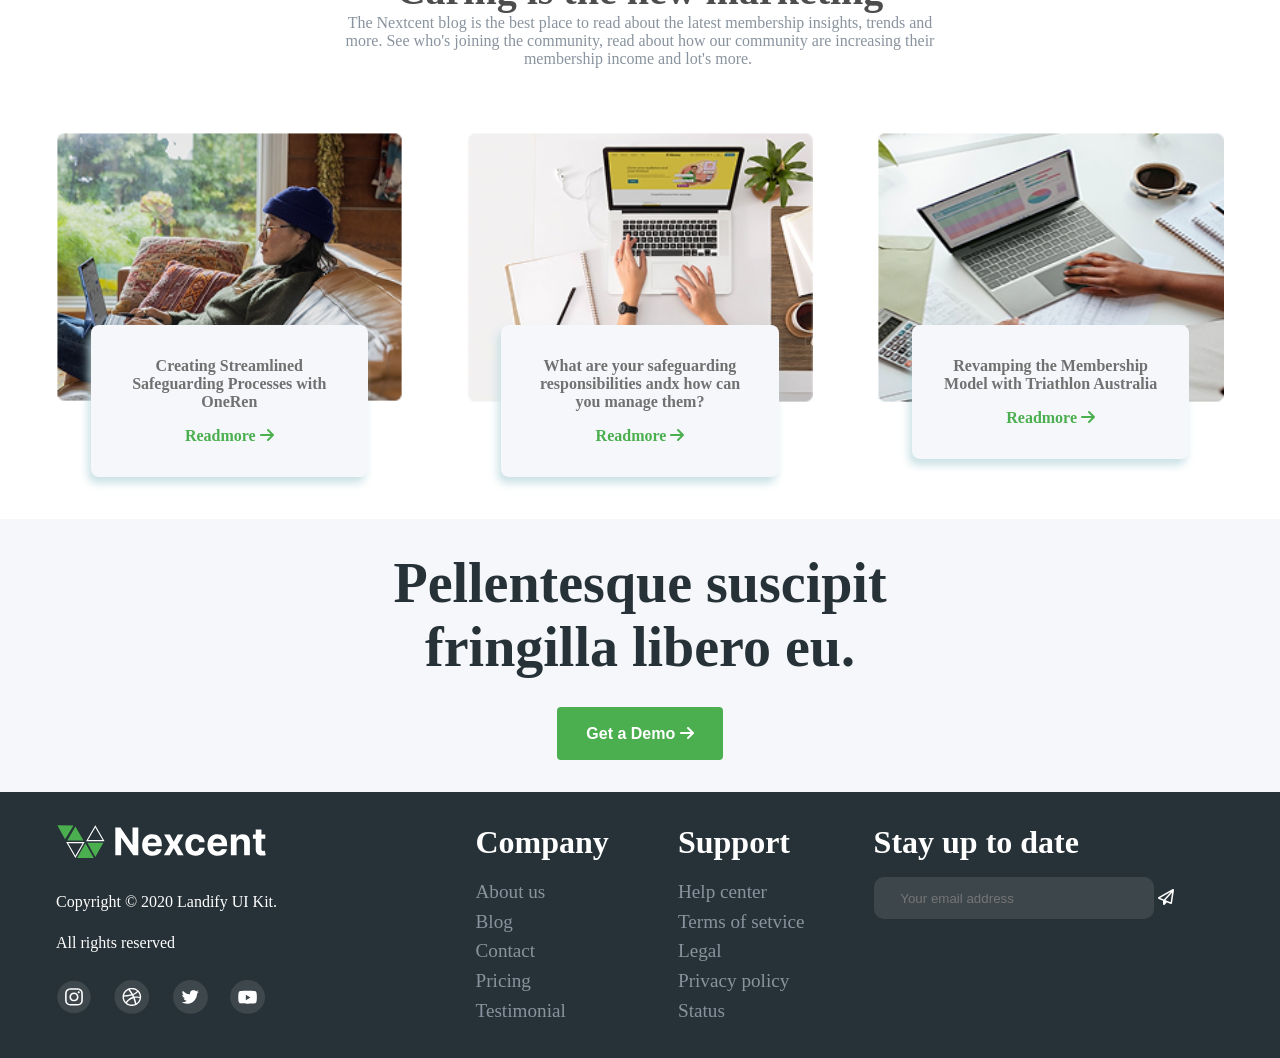
<file: week-five/Oluwadamilola-Olayeni/index.html>
<!DOCTYPE html>
<html lang="en">
<head>
    <meta charset="UTF-8">
    <meta name="viewport" content="width=device-width, initial-scale=1.0">
    <title>Nextcent</title>
    <link rel="stylesheet" href="style.css">
    <!-- font awesome cdn link. Just in case you need any icons from font awesome -->
    <link
    rel="stylesheet"
    href="https://cdnjs.cloudflare.com/ajax/libs/font-awesome/6.7.2/css/all.min.css"
    integrity="sha512-Evv84Mr4kqVGRNSgIGL/F/aIDqQb7xQ2vcrdIwxfjThSH8CSR7PBEakCr51Ck+w+/U6swU2Im1vVX0SVk9ABhg=="
    crossorigin="anonymous"
    referrerpolicy="no-referrer"
  />
</head>
<body> 
</head>
<body>
  <nav>
    <div class="container">
      <div class="nav-wrapper">
        <div class="logo">
          <img src="./assets/images/nexcent-logo.svg" alt="" />
        </div>
        <div class="nav-links">
          <a href="#">Home</a>
          <a href="#">Features</a>
          <a href="#">Community</a>
          <a href="#">Blog</a>
          <a href="#">Pricing</a>
          <button>Register Now</button>
        </div>
      </div>
    </div>
  </nav>

  <header>
    <div class="container">
      <div class="header-wrapper">
        <div class="left">
          <h1>Lessons and insights <span>from 8 years</span></h1>
          <p>
            Where to grow your business as a photographer: site or social
            media?
          </p>
          <button>Register</button>
        </div>

        <div class="right">
          <img src="./assets/images/illustration1.svg" alt="" />
        </div>
      </div>
    </div>
  </header>

  <main>
    <section class="our-client">
      <div class="container">
        <div class="client-wrapper">
          <h2>Our Client</h2>
          <p>We have been working with some Fortune 500+ clients</p>
          <div class="client-logos">
            <img src="./assets/images/logo1.png" alt="" />
            <img src="./assets/images/logo2.png" alt="" />
            <img src="./assets/images/logo3.png" alt="" />
            <img src="./assets/images/logo5.png" alt="" />
            <img src="./assets/images/logo6.png" alt="" />
            <img src="./assets/images/logo7.png" alt="" />
            <img src="./assets/images/logo3.png" alt="" />
          </div>
        </div>
      </div>
    </section>

    <section class="card-section">
      <div class="container">
        <div class="card-section-wrapper">
          <h2>Manage your entire community in a single system</h2>
          <p>Who is Nextcent suitable for?</p>

          <div class="cards">
            <div class="card">
              <img src="./assets/images/image5.png" alt="" />
              <h3>Membership Organisations</h3>
              <p>
                Our membership management software provides full automation of membership renewals and payments
              </p>
            </div>
            <div class="card">
              <img src="./assets/images/image6.png" alt="" />
              <h3>National Associations</h3>
              <p>
                Our membership management software provides full automation of membership renewals and payments
              </p>
            </div>
            <div class="card">
              <img src="./assets/images/image7.png" alt="" />
              <h3>Clubs And Groups</h3>
              <p>
                Our membership management software provides full automation of membership renewals and payments
              </p>
            </div>
          </div>
        </div>
      </div>
    </section>

    <section class="illustrator-section">
      <div class="container">
        <div class="illustrate">
          <div class="left">
            <img src="assets/images/illustration3.svg" />
          </div>
    

          <div class="right">
           <h1>The unseen of spending three years at Pixelgram</h1>
           <p>Lorem ipsum dolor sit amet, consectetur adipiscing elit. Sed sit amet justo ipsum. Sed accumsan quam vitae est varius fringilla. Pellentesque placerat vestibulum lorem sed porta. Nullam mattis tristique iaculis. Nullam pulvinar sit amet risus pretium auctor. Etiam quis massa pulvinar, aliquam quam vitae, tempus sem. Donec elementum pulvinar odio.</p>
            <button> Learn More</button>
          </div>
      </div>
    </section>

    <section class="icons-page">
      <div class="container">
        <div class="icons">
          <div class="left">
            <h1>Helping a local <span>business reinvent itself </span></h1>
            <p> We reached here with the hard work and dedication</p>
          </div>
          <div class="right">
            <div class="flex">
            <div class="flex-box">
              <img src="assets/icons/Icon1.svg">
              <div class="figures">
                <h1>2,245,341</h1>
                <p>Members</p> 
              </div>   
            </div>
            <div class="flex-box">
              <img src="assets/icons/Icon2.svg">
              <div class="figures">
                <h1>46,328</h1>
                <p>Clubs</p>
              </div>
            </div>
            </div>
            <div class="flex2">
            <div class="flex-box">
              <img src="assets/icons/Icon3.svg">
              <div class="figures">
                <h1>828,867</h1>
                <p>Event Bookings</p>
              </div>
            </div>
            <div class="flex-box">
              <img src="assets/icons/Icon4.svg" alt="">
              <div class="figures">
                <h1>1,926,436</h1>
                <p>Payments</p>
              </div>
            </div>  
          </div>
          </div>
          
        </div>
      </div>
    </section>

    <section class="illustration">
      <div class="container">
        <div class="illustrations">
          <div class="left">
            <img src="assets/images/illustration2.svg" alt="">
          </div>
  
          <div class="right">
            <h1>How to design your site footer like we did</h1>
            <p>Donec a eros justo. Fusce egestas tristique ultrices. Nam tempor, augue nec tincidunt molestie, massa nunc varius arcu, at scelerisque elit erat a magna. Donec quis erat at libero ultrices mollis. In hac habitasse platea dictumst. Vivamus vehicula leo dui, at porta nisi facilisis finibus. In euismod augue vitae nisi ultricies, non aliquet urna tincidunt. Integer in nisi eget nulla commodo faucibus efficitur quis massa. Praesent felis est, finibus et nisi ac, hendrerit venenatis libero. Donec consectetur faucibus ipsum id gravida.</p>
            <button> Learn More</button>
          </div>
        </div>
        
        </div>
      </div>
    </section>

    <section class="Tim">
      <div class="container">
        <div class="Tims">
          <div class="Image4">
              <img src="assets/images/image4.png" alt="">
          </div>
        <div class="tims-img">
          <div class="fourth">
            <p>Maecenas dignissim justo eget nulla rutrum molestie. Maecenas lobortis sem dui, vel rutrum risus tincidunt ullamcorper. Proin eu enim metus. Vivamus sed libero ornare, tristique quam in, gravida enim. Nullam ut molestie arcu, at hendrerit elit. Morbi laoreet elit at ligula molestie, nec molestie mi blandit. Suspendisse cursus tellus sed augue ultrices, quis tristique nulla sodales. Suspendisse eget lorem eu turpis vestibulum pretium. Suspendisse potenti. Quisque malesuada enim sapien, vitae placerat ante feugiat eget. Quisque vulputate odio neque, eget efficitur libero condimentum id. Curabitur id nibh id sem dignissim finibus ac sit amet magna.</p>
            <h3>Tim Smith </h3>
            <h6>British Dragon Boat Racing Association</h6>
          </div>
        
          <div class="image-logos">
            <img src="assets/images/logo1.png" alt=""></li>
            <img src="assets/images/logo2.png" alt=""></li>
            <img src="assets/images/logo3.png" alt=""></li>
            <img src="assets/images/logo5.png" alt=""></li>
            <img src="assets/images/logo6.png" alt=""></li>
            <img src="assets/images/logo7.png" alt=""></li>
            <a href="#">Meet all customers <i class="fa-solid fa-arrow-right"></i></a>
          </div>
        </div>
        </div>
        
      </div>
    </section>

    <section class="picture-text">
      <div class="container">
        <div class="pictures">
          <div class="image-text2">
            <h1>Caring is the new marketing</h1>
            <p>The Nextcent blog is the best place to read about the latest membership insights, trends and more. See who's joining the community, read about how our community are increasing their membership income and lot's more. ​</p>
          </div>
          <div class="images-grid">
            <div class="image-text3">
              <div class="images-text">
                <img src="assets/images/image1.png" alt="">
              </div>
              <div class="texts">
                <h4> Creating Streamlined Safeguarding Processes with OneRen</h4>
                <a href="#">Readmore <i class="fa-solid fa-arrow-right"></i> </a>
              </div>
            </div>
            <div class="image-text3">
              <div class="images-text">
                <img src="assets/images/image2.png">
              </div>
              <div class="texts">
                <h4>What are your safeguarding responsibilities andx how can you manage them?</h4>
                <a href="#"> Readmore <i class="fa-solid fa-arrow-right"></i></a>
              </div>        
            </div>    
            <div class="image-text3">
              <div class="images-text">
                <img src="assets/images/image3.png">
              </div>
              <div class="texts">
                <h4> Revamping the Membership Model with Triathlon Australia</h4>
                <a href="#"> Readmore <i class="fa-solid fa-arrow-right"></i></a>
              </div>
            </div>
          </div>
        </div>
      </div>
    </section>
      
    <section class="last-section">
      <div class="container">
        <div class="fullwidth">
          <h1>Pellentesque suscipit fringilla libero eu.</h1>
          <button>Get a Demo <i class="fa-solid fa-arrow-right"></i></button>
        </div>
      </div>
    </section>
  </main>
 
  <footer>
    <section class="footer">
      <div class="container">
        <div class="Footer">
        <div class="first-footer">
          <div class="Footer1">
            <img src="assets/images/nexcent-logo-white.svg" alt="">
            <p>Copyright © 2020 Landify UI Kit.</p>
            <p>All rights reserved</p>
          </div>

          <div class="Footer-image">
            <img src="assets/icons/instagram.svg" alt=""></li>
            <img src="assets/icons/dribbble.svg" alt=""></li>
            <img src="assets/icons/twitter.svg" alt=""></li>
            <img src="assets/icons/youtube.svg" alt=""></li>
          </div>
        </div>
       
      

       <div class="Footer2">
          <h1> Company </h1>
          <a href="#">About us</a>
          <a href="#">Blog</a>
          <a href="#">Contact</a>
          <a href="#">Pricing</a>
          <a href="#">Testimonial</a>        
        </div>

        <div class="Footer3">
          <h1>Support</h1>
          <ul>
              <a href="#">Help center</a>
              <a href="#">Terms of setvice</a>
              <a href="#">Legal</a>
              <a href="#">Privacy policy</a>
              <a href="#">Status</a>
          </ul>
        </div>

      
        <div class="Footer4">
          <h1> Stay up to date</h1>

          <div class="footer5">
              <input type="text" placeholder="Your email address ">
              <a href="#"><i class="fa-regular fa-paper-plane"></i></a>
          </div>
        </div>
        </div>
      </div>
    </section>
           
      
  </footer>
</body>
</html>
</file>
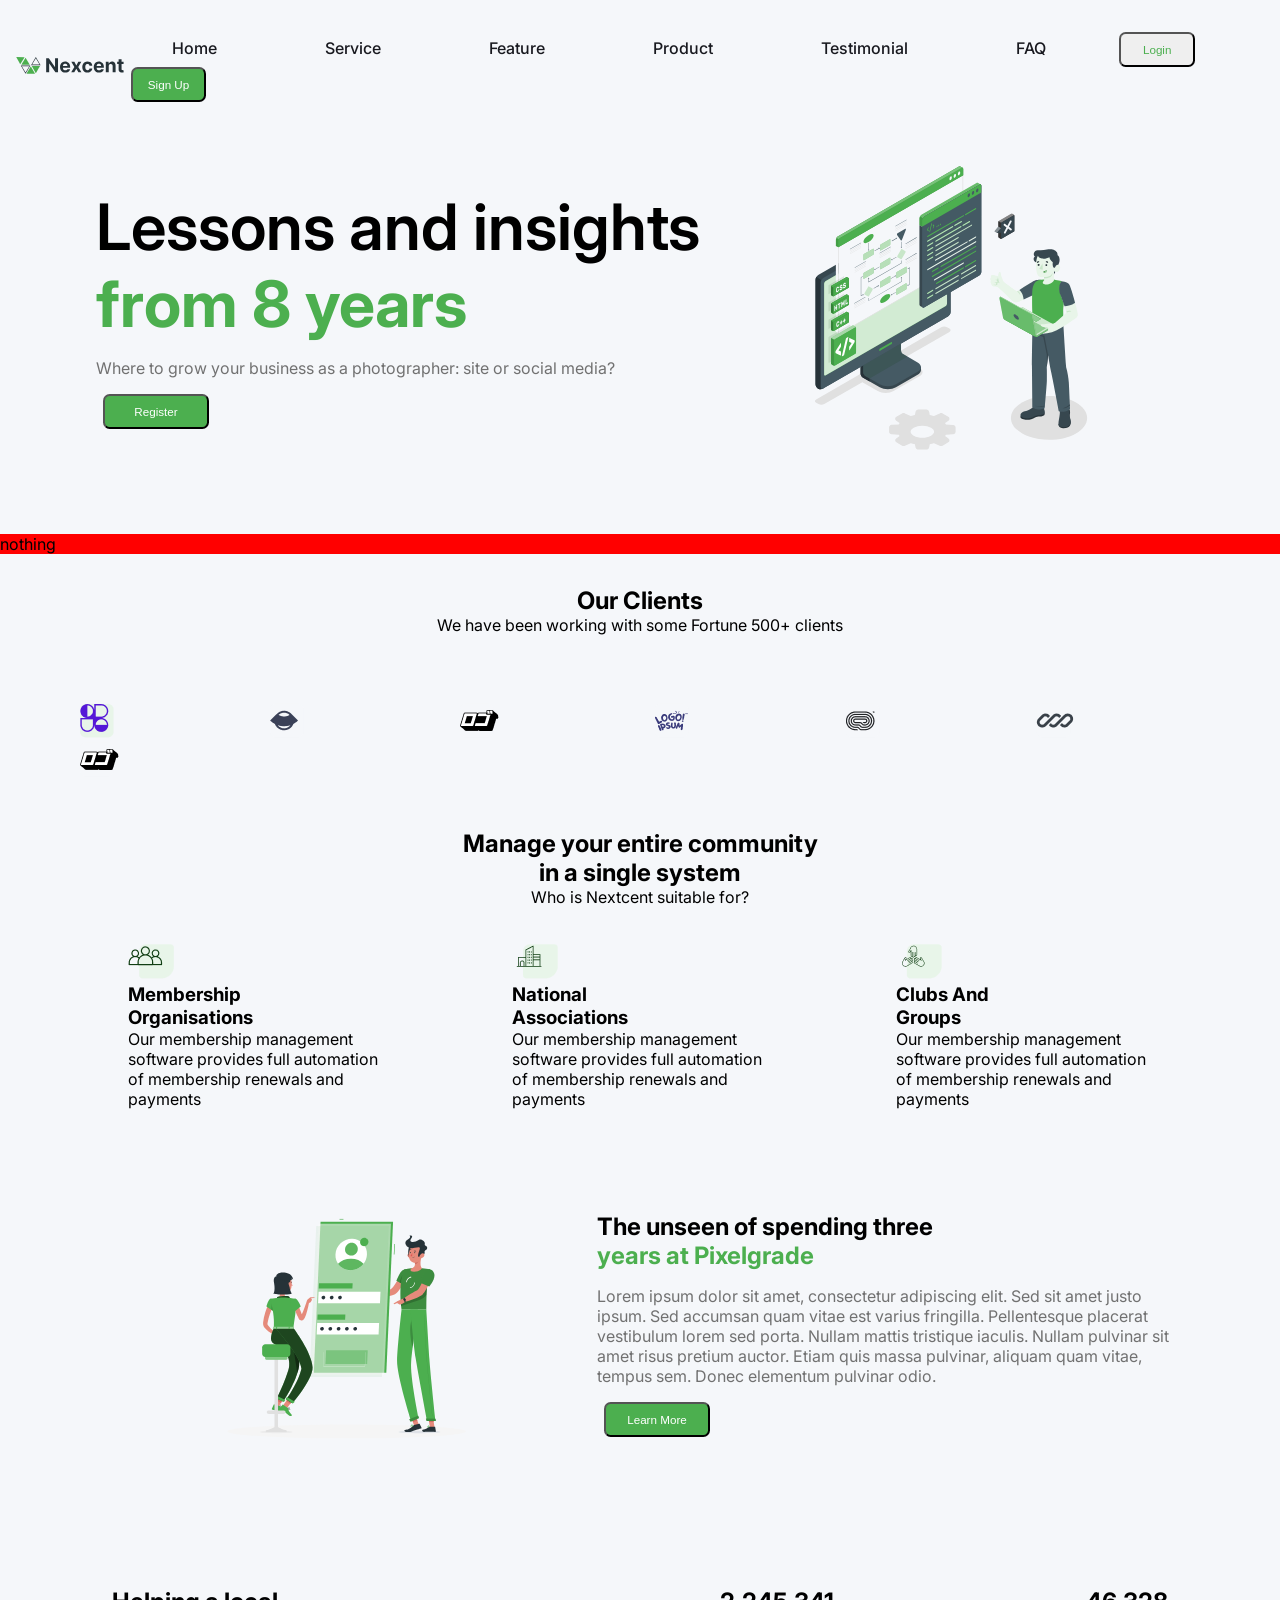
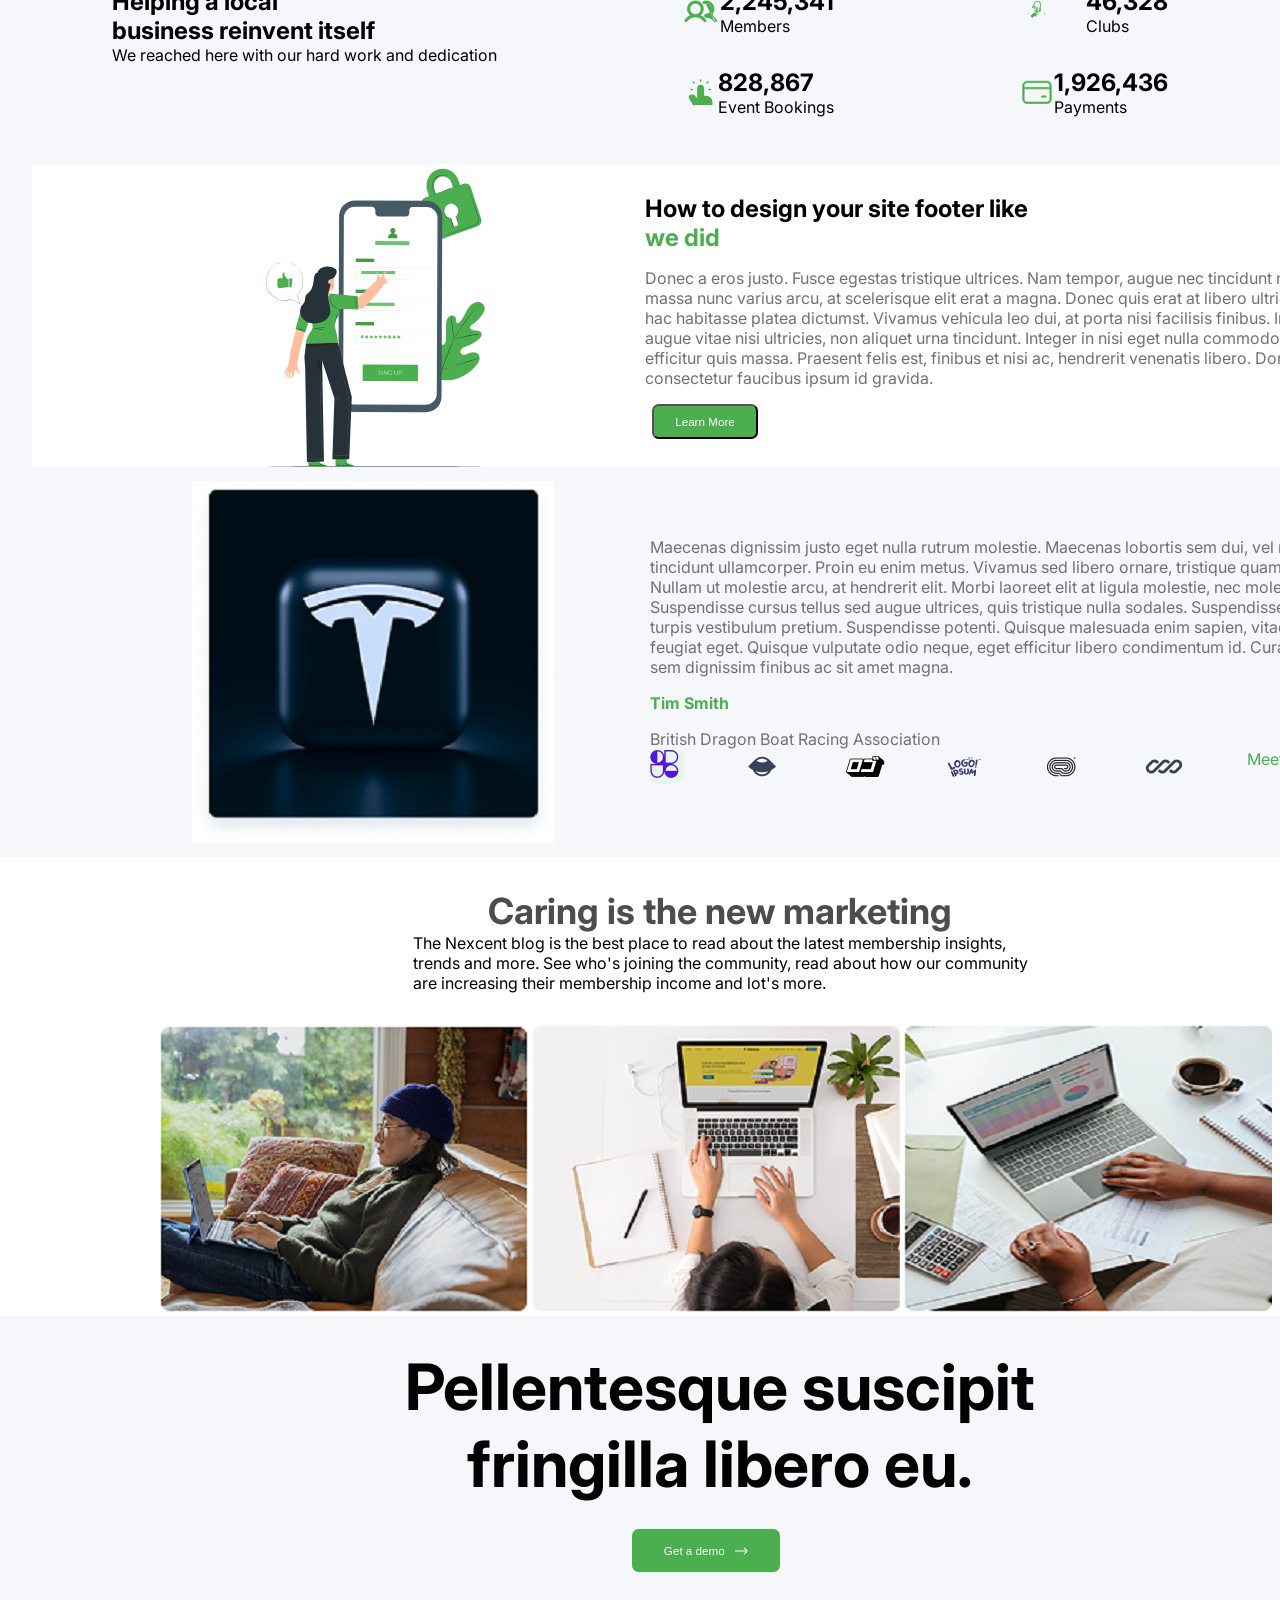
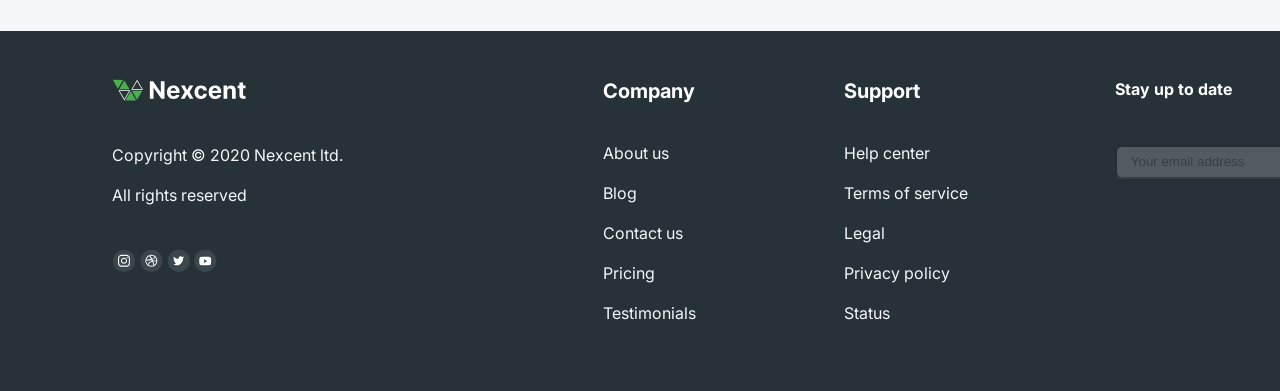
<file: week-five/Promise Chibuokem/index.html>
<!DOCTYPE html>
<html lang="en">
<head>
    <meta charset="UTF-8">
    <meta name="viewport" content="width=device-width, initial-scale=1.0">
    <title>Nextcent</title>
    <link rel="stylesheet" href="./style.css">
    
    <!-- font awesome cdn link. Just in case you need any icons from font awesome -->
    <link
    rel="stylesheet"
    href="https://cdnjs.cloudflare.com/ajax/libs/font-awesome/6.7.2/css/all.min.css"
    integrity="sha512-Evv84Mr4kqVGRNSgIGL/F/aIDqQb7xQ2vcrdIwxfjThSH8CSR7PBEakCr51Ck+w+/U6swU2Im1vVX0SVk9ABhg=="
    crossorigin="anonymous"
    referrerpolicy="no-referrer"
  />

</head>
<body>
    <!-- The rest of your HTML Code goes here -->
     <!-- The first page -->
     <section>
      <!-- Nav Bar -->
      <nav class="nav-bar">
        <div class="nav-div">
          <div class="logo"><a href="#"><img src="assets/images/nexcent-logo.svg"></a></div>
              <ul>
                <li><a href="#">Home</a></li>
                <li><a href="#">Service</a></li>
                <li><a href="#">Feature</a></li>
                <li><a href="#">Product</a></li>
                <li><a href="#">Testimonial</a></li>
                <li><a href="#">FAQ</a></li>
                <button class="login"><a href="#">Login</a></button>
                <button class="Sign-Up"><a href="#">Sign Up</a></button>
            </ul>
           </div>
        </div>
      </nav>
      <!-- Box 2 -->
      <div class="box-2">
        <div class="box-2-text">
          <div><h1 class="h1">Lessons and insights</h1></div>
        <div><h1 class="h2">from 8 years</h1></div>
        <p>Where to grow your business as a photographer: site or social media?</p>
        <button class="Register"><a href="#">Register</a></button>
        </div>
        <div class="box-2 image"><img src="assets/images/illustration1.svg"></div>
        </div>
      </br>
      <div class="space-1">nothing</div>
      <!-- Box 3 -->
       <div class="box-3">
        <div><h2>Our Clients</h2></div>
        <p>We have been working with some Fortune 500+ clients</p>
       </div>
      </br>
       <!-- box-4 -->
        <div class="box-4-icons">
          <ul>
            <li><a href="#"><img src="assets/images/logo1.png"></a></li>
            <li><a href="#"><img src="assets/images/logo2.png"></a></li>
            <li><a href="#"><img src="assets/images/logo3.png"></a></li>
            <li><a href="#"><img src="assets/images/logo5.png"></a></li>
            <li><a href="#"><img src="assets/images/logo6.png"></a></li>
            <li><a href="#"><img src="assets/images/logo7.png"></a></li>
            <li><a href="#"><img src="assets/images/logo3.png"></a></li>
          </ul>
        </div>
        <!-- box-5 -->
        <div class="box-5">
          <div><h2>Manage your entire community </h2></div>
          <div><h2>in a single system</h2></div>
          <p>Who is Nextcent suitable for?
          </p>
         </div>
         <!-- box-6 -->
          <div class="box-6">
            
                <div>
                  <img class="box-6-image"src="assets/images/image5.png">
                  <h3>Membership </br> Organisations</h3>
                  <p>Our membership management software provides full automation of membership renewals and payments</p>
                </div>
              
                <div>
                  <img class="box-6-image" src="assets/images/image6.png">
                  <h3>National </br> Associations</h3>
                  <p>Our membership management software provides full automation of membership renewals and payments</p>
                </div>
              
                <div>
                  <img class="box-6-image" src="assets/images/image7.png">
                  <h3>Clubs And </br> Groups</h3>
                  <p>Our membership management software provides full automation of membership renewals and payments</p>
                </div>
          </div>
          <!-- box 7 -->
          <div class="box-7">
            <div class="box-7 image"><img src="assets/images/illustration3.svg"></div>
            <div class="box-7-text">
              <div><h2 class="h2-box-7">The unseen of spending three</h2> </div>
            <div><h2 class="h3-box-7">years at Pixelgrade</h2></div>
            <p>Lorem ipsum dolor sit amet, consectetur adipiscing elit. Sed sit amet justo ipsum. Sed accumsan quam vitae est varius fringilla. Pellentesque placerat vestibulum lorem sed porta. Nullam mattis tristique iaculis. Nullam pulvinar sit amet risus pretium auctor. Etiam quis massa pulvinar, aliquam quam vitae, tempus sem. Donec elementum pulvinar odio.</p>
            <button class="Learn-More"><a href="#">Learn More</a></button>
            </div>
            </div>
            <!-- box 8 -->
             <div class="box-8">
              <div class="box-8-parent-1">
                <h2>Helping a local </h2>
                <h2>business reinvent itself</h2>
                <p>We reached here with our hard work and dedication</p>
              </div>
              <div class="box-8-parent-2">
                <div class="box-8-parent-2-sub-parent">
                  <img src="assets/icons/Icon1.svg" alt="">
                  <div>
                    <h2>2,245,341</h2>
                    <p>Members</p>
                  </div>
                </div>
                <div class="box-8-parent-2-sub-parent-2">
                  <img src="assets/icons/Icon3.svg" alt="">
                  <div>
                    <h2>828,867</h2>
                    <p>Event Bookings</p>
                  </div>
                </div>
              </div>
              <div class="box-8-parent-3">
                <div class="box-8-parent-3-sub-parent-1">
                  <img src="assets/icons/Icon2.svg" alt="">
                  <div>
                    <h2>46,328</h2>
                    <p>Clubs</p>
                  </div>
                </div>
                <div class="box-8-parent-3-sub-parent-2">
                  <img src="assets/icons/Icon4.svg" alt="">
                  <div>
                    <h2>1,926,436</h2>
                    <p>Payments</p>
                  </div>
                </div>
              </div>
             </div>
            <!-- box 9 -->
            <div class="box-9">
              <div class="box-9 image"><img src="assets/images/illustration2.svg"></div>
              <div class="box-9-text">
                <div><h2 class="h2-box-9">How to design your site footer like</h2> </div>
              <div><h2 class="h3-box-9">we did</h2></div>
              <p>Donec a eros justo. Fusce egestas tristique ultrices. Nam tempor, augue nec tincidunt molestie, massa nunc varius arcu, at scelerisque elit erat a magna. Donec quis erat at libero ultrices mollis. In hac habitasse platea dictumst. Vivamus vehicula leo dui, at porta nisi facilisis finibus. In euismod augue vitae nisi ultricies, non aliquet urna tincidunt. Integer in nisi eget nulla commodo faucibus efficitur quis massa. Praesent felis est, finibus et nisi ac, hendrerit venenatis libero. Donec consectetur faucibus ipsum id gravida.</p>
              <button class="Learn-More"><a href="#">Learn More</a></button>
              </div>
              </div>
              <!-- box 10 -->
              <div class="box-10">
                <div class="box-10 image"><img src="assets/images/image4.png"></div>
                <div class="box-10-text"> 
                  <p class="box-10-p1">Maecenas dignissim justo eget nulla rutrum molestie. Maecenas lobortis sem dui, vel rutrum risus tincidunt ullamcorper. Proin eu enim metus. Vivamus sed libero ornare, tristique quam in, gravida enim. Nullam ut molestie arcu, at hendrerit elit. Morbi laoreet elit at ligula molestie, nec molestie mi blandit. Suspendisse cursus tellus sed augue ultrices, quis tristique nulla sodales. Suspendisse eget lorem eu turpis vestibulum pretium. Suspendisse potenti. Quisque malesuada enim sapien, vitae placerat ante feugiat eget. Quisque vulputate odio neque, eget efficitur libero condimentum id. Curabitur id nibh id sem dignissim finibus ac sit amet magna.</p>
                  <div><h4 class="h4-box-10">Tim Smith</h4></div>
                 <p class="box-10-p2">British Dragon Boat Racing Association</p>
                 <div class="box-4-10-icons">
                    <a href="#"><img src="assets/images/logo1.png"></a>
                     <a href="#"><img src="assets/images/logo2.png"></a>
                    <a href="#"><img src="assets/images/logo3.png"></a>
                    <a href="#"><img src="assets/images/logo5.png"></a>
                    <a href="#"><img src="assets/images/logo6.png"></a>
                    <a href="#"><img src="assets/images/logo7.png"></a>
                    <a href="#"><p>Meet all customers <img src="assets/icons/Right.png" alt=""></p></a>
                </div>
                </div>
                </div>
                <!-- box 11-12 -->
                 <div class="box-11-12">
                  <!-- box 11 -->
                <div class="box-11">
                  <div><h2>Caring is the new marketing</h2></div>
                  <p>The Nexcent blog is the best place to read about the latest membership insights,</br> trends and more. See who's joining the community, read about how our community </br> are increasing their membership income and lot's more.</p>
                 </div>
                 <!-- box 12 -->
                  <div class="box-12">
                    <img src="assets/images/image1.png" alt="">
                    <img src="assets/images/image2.png" alt="">
                    <img src="assets/images/image3.png" alt="">
                  </div>
                 </div>
                  <!-- box 13 -->
                  <div class="box-13">
                    <div class="box-13-text">
                      <div><h1 class="h1-box-13">Pellentesque suscipit</h1></div>
                      <div><h1 class="h2-box-13">fringilla libero eu.</h1></div>
                      <button class="Get-a-demo"><a href="#">Get a demo <img src="assets/icons/Down.png" alt=""></a></button>  
                    </div>
                  </div>
                
                  <!-- box 14 -->
                   <div class="box-14">
                    <div class="box-14-logo-box">
                      <img class="logo-14" src="assets/images/nexcent-logo-white.svg" alt="">
                      <p>Copyright © 2020 Nexcent ltd.</p></br>
                      <p>All rights reserved</p></br>
                      <div class="image-14">
                        <img src="assets/icons/instagram.svg" alt="">
                        <img src="assets/icons/dribbble.svg" alt="">
                        <img src="assets/icons/twitter.svg" alt="">
                        <img src="assets/icons/youtube.svg" alt="">
                      </div>
                    </div>
                      <div class="company-list">
                          <h4>Company</h4></br>
                          <p><a href="#">About us</a></p></br>
                          <p><a href="#">Blog</a></p></br>
                          <p><a href="#">Contact us</a></p></br>
                          <p><a href="#">Pricing</a></p></br> 
                          <p><a href="#">Testimonials</a></p></br>
                      </div>
                      <div class="support-list">
                      
                          <h4>Support</h4>
                      </br>
                           <p><a href="#">Help center</a></p></br>
                           <p><a href="#">Terms of service</a></p></br>
                           <p><a href="#">Legal</a></p></br>
                           <p><a href="#">Privacy policy</a></p></br>
                           <p><a href="#">Status</a></p></br>
                       
                      </div>
                      <div class="up-to-date">
                        <h4>Stay up to date</h4></br>
                        <input class="up-to-date-input" type="email" placeholder="Your email address" img src="assets/icons/Vector.png">
                      </div>
                      
                   </div>


  
     </section>






     <!-- The second page -->
     <section></section>
     <!-- The third page -->
     <section></section>
</body>
</html>
</file>
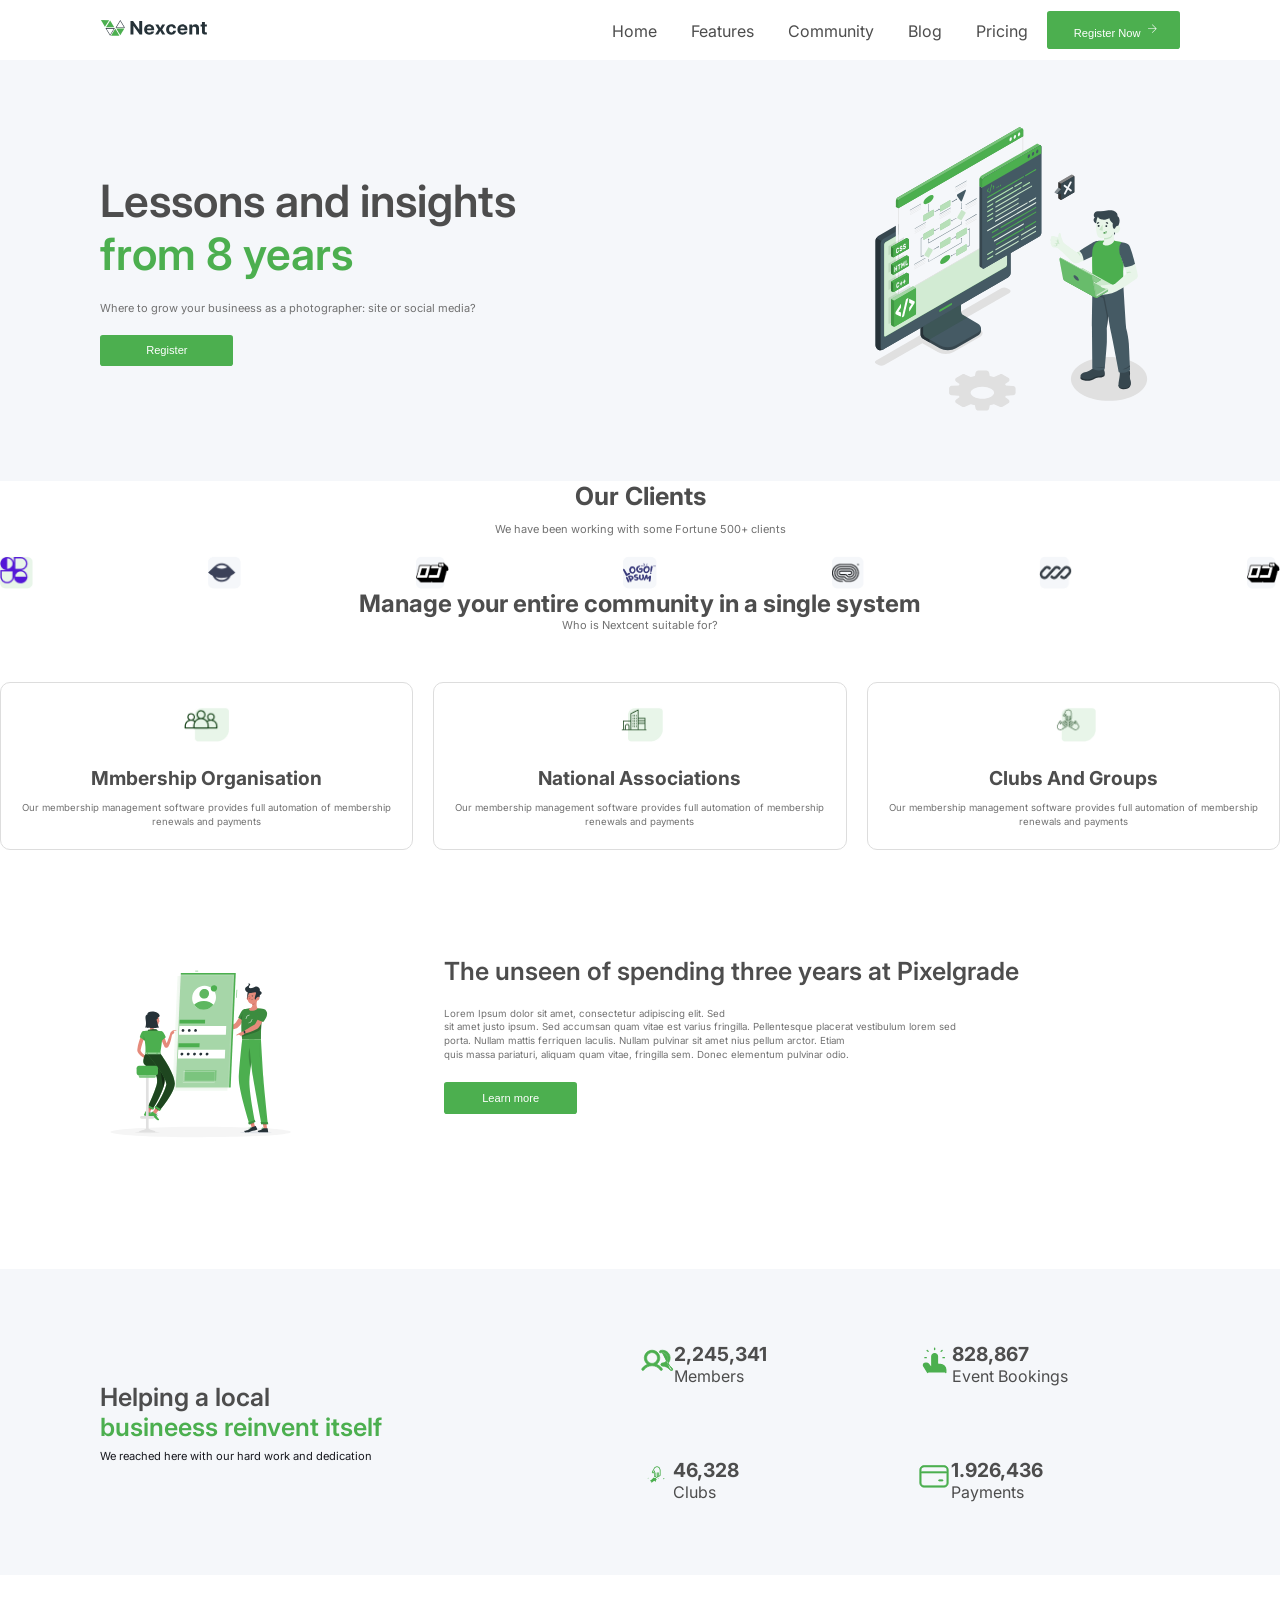
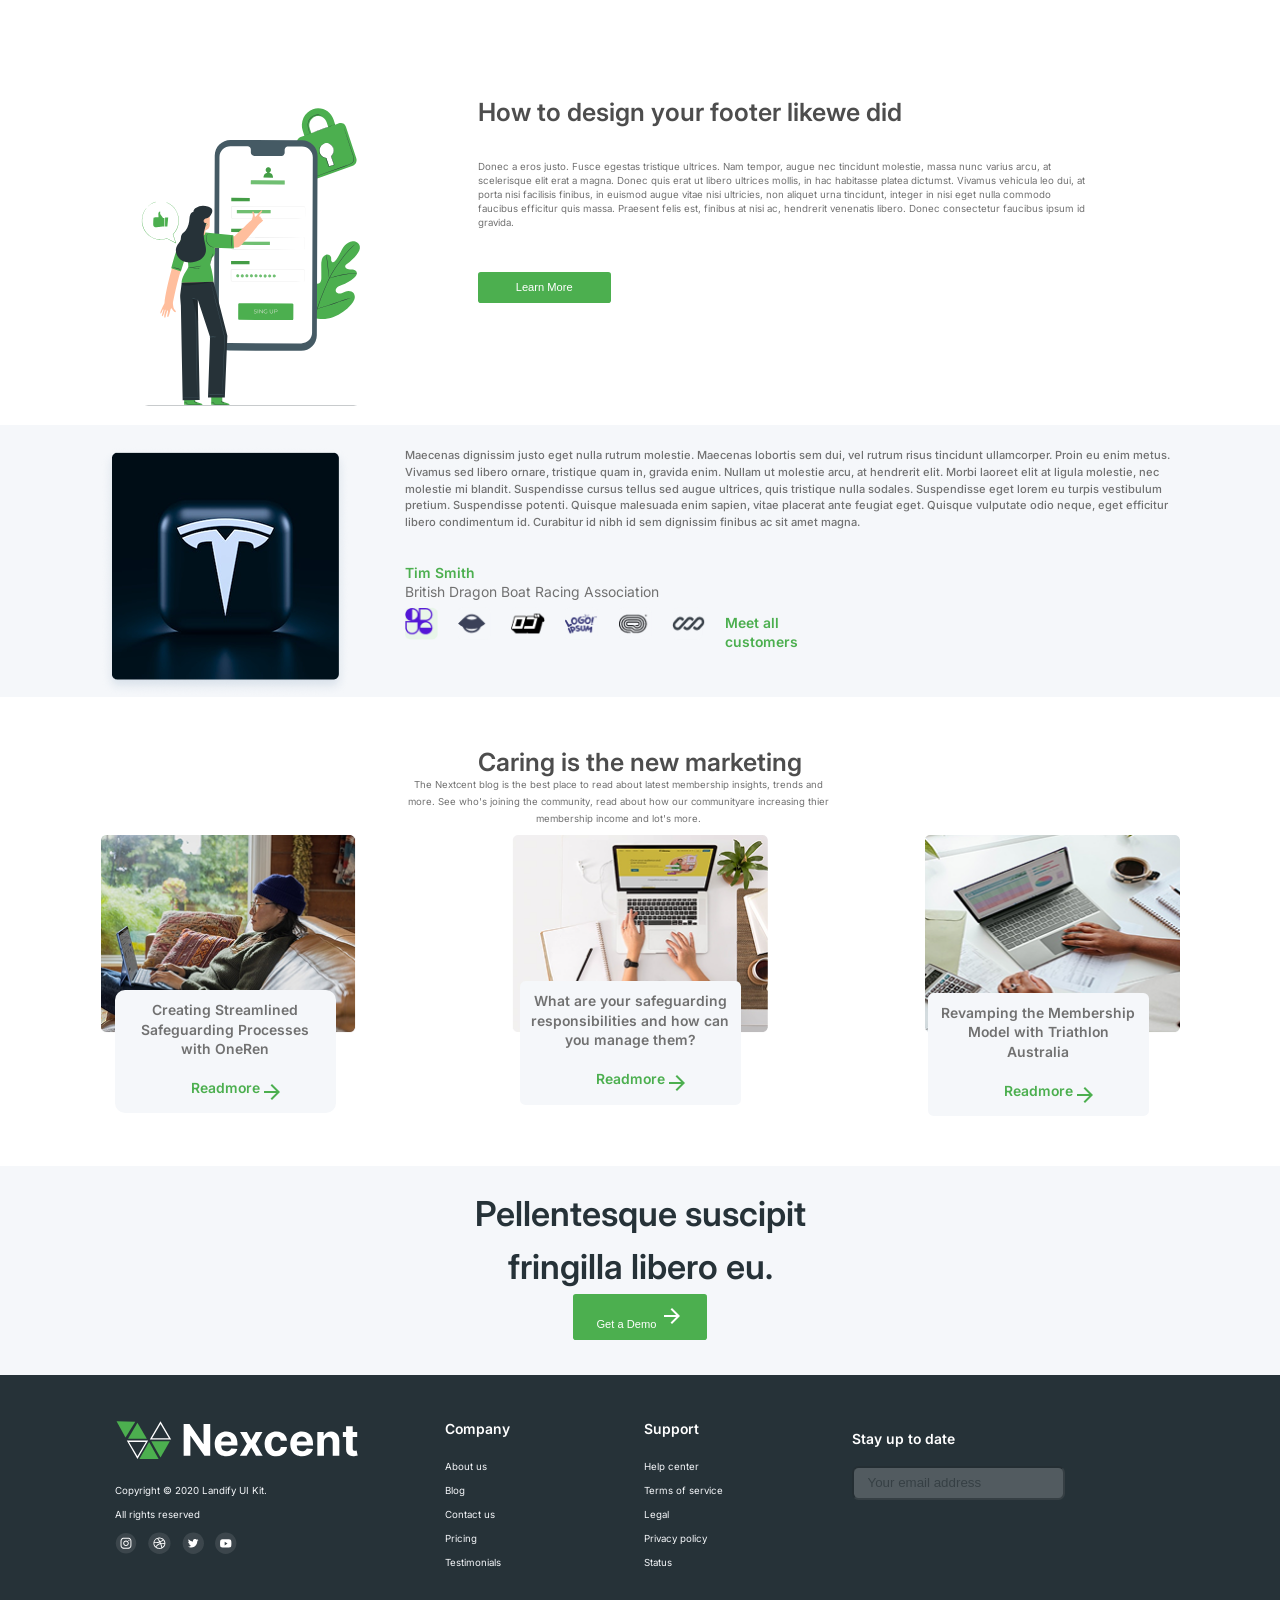
<file: week-five/Sunday-Mercy/index.html>
<!DOCTYPE html>
<html lang="en">
<head>
    <meta charset="UTF-8">
    <meta name="viewport" content="width=device-width, initial-scale=1.0">
    <title>Nextcent</title>
    <link rel="stylesheet" href="./style.css">
    
    <!-- font awesome cdn link. Just in case you need any icons from font awesome -->
    <link
    rel="stylesheet"
    href="https://cdnjs.cloudflare.com/ajax/libs/font-awesome/6.7.2/css/all.min.css"
    integrity="sha512-Evv84Mr4kqVGRNSgIGL/F/aIDqQb7xQ2vcrdIwxfjThSH8CSR7PBEakCr51Ck+w+/U6swU2Im1vVX0SVk9ABhg=="
    crossorigin="anonymous"
    referrerpolicy="no-referrer"
  />
  <link rel="stylesheet" href="https://fonts.googleapis.com/css2?family=Material+Symbols+Outlined:opsz,wght,FILL,GRAD@24,400,0,0&icon_names=arrow_forward" />

</head>
<body>
    <!-- The rest of your code goes here -->
     <nav>
        <div>
            <img src="assets/images/nexcent-logo.svg">
        </div>
        <div>
            <a href="#">Home</a>
            <a href="#">Features</a>
            <a href="#">Community</a>
            <a href="#">Blog</a>
            <a href="#">Pricing</a>
            <button> 
                <a href="#">Register Now <span class="arrow material-symbols-outlined">
                    arrow_forward</span>
                </a>
            </button>
        </div>
     </nav>

     <section class="first">
        <div class="intro">
            <div class="content">
                <h1>Lessons and insights <br> <span>from 8 years</span></h1>
                <p>Where to grow your busineess as a photographer: site or social media?</p>
                <button>Register</button>
            </div> 
            <div class="image">
                <img src="assets/images/illustration1.svg">
            </div>
        </div>
        
        <div class="clients">
            <h3>Our Clients</h3>
            <p>We have been working with some Fortune 500+ clients</p>
            <div class="image-container">
                <img src="assets/images/logo1.png">
                <img src="assets/images/logo2.png">
                <img src="assets/images/logo3.png">
                <img src="assets/images/logo5.png">
                <img src="assets/images/logo6.png">
                <img src="assets/images/logo7.png">
                <img src="assets/images/logo3.png">
            </div>
            
            <h1>Manage your entire community in a single system</h1>
            <p>Who is Nextcent suitable for?</p>
        </div>
        <div class="categories">
            <div class="category">
                <img src="assets/images/image5.png">
                <h4>Mmbership Organisation</h4>
                <p>Our membership management software provides full automation of membership renewals and payments</p>
            </div>
            <div class="category">
                <img src="assets/images/image6.png">
                <h4>National Associations</h4>
                <p>Our membership management software provides full automation of membership renewals and payments</p>
            </div>
            <div class="category">
                <img src="assets/images/image7.png">
                <h4>Clubs And Groups</h4>
                <p>Our membership management software provides full automation of membership renewals and payments</p>
            </div>
        </div>
     </section>

     <section class="second">
        <div class="story">
            <div class="image">
                <img src="assets/images/illustration3.svg">
            </div>
            <div class="content">
                <h1>The unseen of spending three years at Pixelgrade</h1>
                <p>Lorem Ipsum dolor sit amet, consectetur adipiscing elit. Sed <br>sit amet justo ipsum. Sed accumsan quam vitae est varius fringilla. Pellentesque placerat vestibulum lorem sed<br>porta. Nullam mattis ferriquen laculis. Nullam pulvinar sit amet nius pellum arctor. Etiam <br> quis massa pariaturi, aliquam quam vitae, fringilla sem. Donec elementum pulvinar odio.</p>
                <button>Learn more</button>
            </div>
        </div>

        <div class="stats">
            <div class="content">
                <h1>Helping a local <br> <span>busineess reinvent itself</span></h1>
                <p>We reached here with our hard work and dedication</p>
            </div>
            <div class="stats-grid">
                <div class="stat">
                    <div class="image">
                        <img src="assets/icons/icon1.svg">
                    </div>
                    <div class="text">
                        <h3>2,245,341</h3>
                        <p>Members</p>
                    </div>

                </div>
                <div class="stat">
                    <div class="image">
                        <img src="assets/icons/Icon3.svg">
                    </div>
                    <div class="text">
                        <h3>828,867</h3>
                        <p>Event Bookings</p>
                    </div>
                </div>
                <div class="stat">
                    <div class="image">
                        <img src="assets/icons/icon2.svg">
                    </div>
                        <div class="text">
                        <h3>46,328</h3>
                    <p>Clubs</p>
                    </div>
                </div>
                <div class="stat">
                    <div class="image">
                        <img src="assets/icons/Icon4.svg">
                    </div>
                    <div class="text">
                        <h3>1.926,436</h3>
                        <p>Payments</p>
                    </div>
                </div>
            </div>
        </div>

        <div class="design">
            <div class="image">
                <img src="assets/images/illustration2.svg">
            </div>
            <div class="content">
                <h1>How to design your footer like<span>we did</span></h1>
                <p>Donec a eros justo. Fusce egestas tristique ultrices. Nam tempor, augue nec tincidunt molestie, massa nunc varius arcu, at scelerisque elit erat a magna. Donec quis erat ut libero ultrices mollis, in hac habitasse platea dictumst. Vivamus vehicula leo dui, at porta nisi facilisis finibus, in euismod augue vitae nisi ultricies, non aliquet urna tincidunt, integer in nisi eget nulla commodo faucibus efficitur quis massa. Praesent felis est, finibus at nisi ac, hendrerit venenatis libero. Donec consectetur faucibus ipsum id gravida.</p>
                <button class="button">Learn More</button>
            </div>
        </div>

        <div class="box-10">
            <div class="image"><img src="assets/images/image4.png"></div>
            <div class="text"> 
                <div class="p1">
                    <p>Maecenas dignissim justo eget nulla rutrum molestie. Maecenas lobortis sem dui, vel rutrum risus tincidunt ullamcorper. Proin eu enim metus. Vivamus sed libero ornare, tristique quam in, gravida enim. Nullam ut molestie arcu, at hendrerit elit. Morbi laoreet elit at ligula molestie, nec molestie mi blandit. Suspendisse cursus tellus sed augue ultrices, quis tristique nulla sodales. Suspendisse eget lorem eu turpis vestibulum pretium. Suspendisse potenti. Quisque malesuada enim sapien, vitae placerat ante feugiat eget. Quisque vulputate odio neque, eget efficitur libero condimentum id. Curabitur id nibh id sem dignissim finibus ac sit amet magna.</p>
                </div>
                <div class="author">
                    <h4>Tim Smith</h4>
                    <p>British Dragon Boat Racing Association</p>
                </div>
                <div class="image-container">
                    <img src="assets/images/logo1.png">
                    <img src="assets/images/logo2.png">
                    <img src="assets/images/logo3.png">
                    <img src="assets/images/logo5.png">
                    <img src="assets/images/logo6.png">
                    <img src="assets/images/logo7.png">
                    <a href="#"><p>Meet all customers</p></a>
                </div>  
            </div>
        </div> 
            
        <div class="caring">
            <div class="market">
                <h1>Caring is the new marketing</h1>
                <p>The Nextcent blog is the best place to read about latest membership insights, trends and more. See who's joining the community, read about how our communityare increasing thier membership income and lot's more.</p></div>
            <div class="image-container2">
                <img src="assets/images/image1.png">
                <img src="assets/images/image2.png">
                <img src="assets/images/image3.png">
            </div>

            <div class="image1">
                <h1>Creating Streamlined Safeguarding Processes with OneRen</h1>
                <a href="#"><p>Readmore  <span class="material-symbols-outlined">
                    arrow_forward</span></p></a></div>
            </div>

            
            <div class="image2">
                <h1>What are your safeguarding responsibilities and how can you manage them?</h1>
                <a href="#"><p>Readmore <span class="material-symbols-outlined">
                    arrow_forward</span></p></a>
            </div>
            <div class="image3">
                <h1>Revamping the Membership Model with Triathlon Australia</h1>
                <a href="#"><p>Readmore <span class="material-symbols-outlined">
                    arrow_forward</span></p></a>
            </div>
        </div>
     </section>

     <section class="third">

        <div class="pelle">
            <h2>Pellentesque suscipit <br>fringilla libero eu.</h2>
            <button>Get a Demo <span class="arrow material-symbols-outlined">
            arrow_forward</span>
            </button>
        </div>

        <div class="final">
            <div class="nexcent">
                <img src="assets/images/nexcent-logo-white.svg">
                <p>Copyright &copy; 2020 Landify UI Kit.</p>
                <p>All rights reserved</p>
                <div class="icons">
                    <img src="assets/icons/instagram.svg">
                    <img src="assets/icons/dribbble.svg">
                    <img src="assets/icons/twitter.svg">
                    <img src="assets/icons/youtube.svg">
                </div>
            </div>
            <div class="company">
                <h1>Company</h1>
                <ul>
                    <li>About us</li>
                    <li>Blog</li>
                    <li>Contact us</li>
                    <li>Pricing</li>
                    <li>Testimonials</li>
                </ul>
            </div>
            <div class="support">
                <h1>Support</h1>
                <ul>
                    <li>Help center</li>
                    <li>Terms of service</li>
                    <li>Legal</li>
                    <li>Privacy policy</li>
                    <li>Status</li>
                </ul>
            </div>
            <div class="email-subscription">
                <h3>Stay up to date</h3>
                <form class="email-form">
                    <input type="email" id="email" placeholder="Your email address">
                
                </form>
            </div>
        </div>
     </section>
</body>
</html>
</file>
<file: week-4/style.css>
* {
    box-sizing: border-box;
    font-family: Roboto, Arial, sans-serif;
    color: white;
    margin: 0;
    padding: 0;
}
body {
    background-color: #303134;
    justify-content: center;
    align-items: center;
    height: 100vh;
    max-width: 100vw;
    overflow-x: hidden;
}
section{
    position: relative;
    width: 100%;
    display: flex;
    justify-content: center;
    align-items: center;
    min-height: 100vh;
}
section header {
    position: absolute;
    top: 0;
    width: 100%;
    display: flex;
    justify-content: flex-end;
    padding: 20px;
}
section header ul {
    display: flex;
    justify-content: center;
    align-items: center;
}
section header ul li {
    list-style: none;
    margin-left: 20px;
}
section header ul li a {
    color: white;
    text-decoration: none;
    font-size: 14px;
}
section header ul li .bar img {
width: 30px;
height: 30px;
background-color: #303134;
}
section header ul li .profile img {
    border-radius: 50%;
    width: 30px;
    height: 30px;
}

section .main {
    width: 500px;
    display: flex;
    flex-direction: column;
    align-items: center;
    justify-content: flex-start;
    height: 80vh;
}
section .main h3 {
    font-size: 70px;
    margin-bottom: 5px;
    font-weight: 500;
}
section .main .search {
    position: relative;
    width: 100%;
    margin-top: 20px;
}
section .main .search .search-icon {
    position: absolute;
    right: 440px;
    top: 0;
    width: 100%;
    display: flex;
    padding: 12px 20px;
    justify-content: right;
    align-items: center; 
    color: #797a7d;
}
section .main .search .search-input {
    width: 100%;
    padding: 13px;
    padding-left: 45px;
    border-radius: 30px;
    border: 1px solid #303134;
    outline: none;
    font-size: 15px;
    background-color: #56575b;
}
section .main .search .icons .lens img {
    width: 5%;
    height: 5%;
}
section .main .search .icons {
    position: absolute;
    left: 410px;
    top: 0;
    gap: 15px;
    width: 100%;
    display: flex;
    padding: 12px 20px;
    justify-content: right;
    align-items: center;
}
section .main .buttons {
    margin-top: 30px;
}
section .main .buttons button {
    margin: 0 5px;
    padding: 10px 15px;
    color: white;
    background-color: #363638;
    font-size: 12px;
    border: none;
    border-radius: 4px;
    border: 1px solid transparent;
    outline: none;
}
.main .lang {
    display: flex;
    margin-top: 30px;
}
.main .lang li {
list-style: none;
margin: 0 5px;
font-size: 13px;
}
.main .lang li a {
    text-decoration: none;
    color: #687cec;
}
.footer {
    position: absolute;
    bottom: 0;
    left: 0;
    width: 100%;
    background-color: black;
}
.footer .row1 {
    padding: 10px 25px;
    border-top: 2px solid  #303134;
    margin-bottom: 2px;
    font-size: 12px;
}
.footer .row2 {
    padding: 10px 25px;
    border-top: 2px solid  #303134;
    display: flex;
    justify-content: space-between;
}
.footer .row2 ul {
    display: flex;
}
.footer .row2 li {
    display: flex;
    list-style: none;
    justify-content: space-between;
    margin-right: 15px;
    font-size: 12px;
}
.footer .row2 p {
    font-size: 12px;
}
</file>
<file: week-three-correction/style.css>
@import url('https://fonts.googleapis.com/css2?family=Inter:ital,opsz,wght@0,14..32,100..900;1,14..32,100..900&display=swap');

* {
    margin: 0;
    padding: 0;
    box-sizing: border-box;
}

body {
    font-family: "Inter", sans-serif;
}

.container{
    height: 100vh;
    width: 100vw;
    display: flex;
}

.blue-section{
    width: 50%;
    background-color: #2C73EB;
    display: flex;
    flex-direction: column;
    align-items: center;
    justify-content: center;
    position: relative;
}

.blue-section > .logo{
    color: white;
    font-weight: bold;
    font-size: 1.875rem;
    margin: 1.5em 2em;
    position: absolute;
    top: 0;
    left: 0;
}

.blue-section > .image-container {
     width: 400px;
     height: 400px;
}

.image-container > img{
    width: 100%;
    height: 100%;
    object-fit: cover;
}

.white-section{
    display: flex;
    width: 50%;
    flex-direction: column;
    align-items: center;
    justify-content: center;
    position: relative;
}

.back{
    margin: 1.5em 2em;
    position: absolute;
    top: 0;
    left: 0;
    display: flex;
    align-items: center;
    gap: 1em;
    color: #8692A6;
    font-weight: 600;
}

.white-section > .main-content {
    max-width: 400px;
}

.main-content > div > h2{
    font-size: 1.875rem;
    color: #000000;
    margin-bottom: 0.6em;
}


.main-content > div > p{
    color: #8692A6;
    font-size: 1rem;
}


form {
    margin-block: 2.5em;
}

label{
    color: #696F79;
}

.input-field{
    width: 100%;
    border-radius: 6px;
    border: 1px solid #8692A6;
    padding-inline: 0.5em;
    margin-block: 0.875em 1.5em;
}

button{
    background-color: #2C73EB;
    color: white;
    font-weight: 500;
    width: 100%;
    text-align: center;
    padding-block: 1em;
    border-radius: 6px;
    margin-top: 1.75em;
    border: none;
}

.input-field, button {
    height: 64px;
}

.sign-up-container > p{
    text-align: center;
    color: #696F79;
    font-weight: 500;
}

.sign-up-container > p > a{
    color: #2C73EB;
    text-decoration: none;
}


@media screen and (max-width: 768px) {
    .blue-section{
       display: none;
    }

    .white-section{
        width: 100%;
    }
}

@media screen and (max-width: 420px){
    .container{
        padding-inline: 1em;
    }

    .input-field, button{
        height: 50px;
    }
}
</file>
<file: week-five/Blessing-Nnah/style.css>
@import url('https://fonts.googleapis.com/css2?family=Inter:ital,opsz,wght@0,14..32,100..900;1,14..32,100..900&display=swap');
/* The line above already imports the required typeface for you */

* {
    margin: 0;
    padding: 0;
    box-sizing: border-box;
}

/* Color variables declared below */

:root {
    --primary-color: #28CB8B;  /* Primary */
    --secondary-color: #263238; /* Secondary */
    --d_grey-color: #4D4D4D; /* D_Grey */
    --grey-color: #717171; /* Grey */
    --light-grey-color: #89939E; /* L_Grey */
    --white-color: #FFFFFF; /* White */
    --silver-background-color: #F5F7FA; /* Silver background*/
}

body {
    font-family: "Inter", sans-serif;
   font-size: 1.6rem;
}

/* The rest of your CSS goes here */
html {
    font-size: 10px;
}
.container {
    max-width: 104rem;
    margin: 0 auto;
    padding: 0rem 1.5rem;
}
/* nav */
.nav {
    width: 100%;
    height: 8rem;
    background-color: var(--white-color);
}
.nav-container {
    width: 100%;
    height: 100%;
    display: flex;
    justify-content: space-between;
    align-items: center;
}
.nav-list {
    list-style: none;
    display: flex;
}
.nav-item {
    margin: 0rem 0.7rem;
}
.nav-link {
    text-decoration: none;
    color: var(--secondary-color);
    font-size: 1.5rem;
}
.nav-button {
    text-decoration: none;
    background-color: var(--primary-color);
    padding: 1rem 1.5rem;
    color: var(--white-color);
    border-radius: 0.6rem;
}
/* header */
.header {
    width: 100%;
    height: calc(100vh - 8rem);
    background-color: var(--silver-background-color);
}
.header-container {
    width: 100%;
    height: 100%;
    display: flex;
    align-items: center;
}
.header-container-wrapper {
    height: 100%;
    width: 100%;
    display: flex;
    align-items: center;
}
.header-text {
    width: 65%;
}
.header-img {
    width: 35%;
}
.header-title {
    font-size: 6.2rem;
    font-weight: 500;
    color: var(--secondary-color);
    line-height: 7.5rem;
}
.header-title > span {
    color: var(--primary-color);
}
.header-text {
    color: var(--secondary-color);
    margin: 2rem 1rem;
}
.header-button {
    text-decoration: none;
    background-color: var(--primary-color);
    color: var(--white-color);
    padding: 1rem 2rem;
    margin-top: 2rem;
    letter-spacing: 1.2px;
    border-radius: 0.4rem;
}
/* section */
.section {
    padding-top: 10rem;
}
.client-container {
    text-align: center;
}
.section-header {
    margin-bottom: 5rem;
}
.section-title {
    font-size: 3.6rem;
    font-weight: 500;
    color: var(--secondary-color);
    text-align: center;
}
.section-text {
    color: var(--secondary-color);
    text-align: center;
}
.client-wrapper {
    width: 100%;
    padding: 1rem;
    display: flex;
    justify-content: space-between;
    align-items: center;
}
.client-wrapper > span {
    text-align: center;
}
/* services */
/* i did not get this part right */
.services {
    width: 100%;
    display: flex;
    justify-content: space-between;
    align-items: center;
 /* grid-template-columns: repeat(auto-fit, minmax(20rem,1fr));
    grid-gap: 4rem; */
}
.service {
    padding: 2rem 0.7rem;
    box-shadow: 2px 2px 5px rgba(128, 128, 128, 0.144);
}
.service-title {
    color: var(--secondary-color);
    margin: 1rem 0rem;
}
.service-text {
    color: var(--secondary-color);
}
/* experience */
.experience-container {
    width: 300%;
    display: flex;
    align-items: center;
}
.experience-image {
    width: 40%;
}
.expericen-text {
    width: 70%;
    margin-left: 3rem;
}
.experience-title {
    font-size: 4rem;
    font-weight: 500;
    color: var(--secondary-color);
}
.experience-text {
    margin: 1.5rem 1rem 2.5rem 0rem;
    color: var(--secondary-color);
}
.experience-button {
    text-decoration: none;
    background-color: var(--primary-color);
    padding: 1rem 2rem;
    border-radius: 0.4rem;
    color: var(--white-color);
}
/* help */
.help {
    background-color: var(--silver-background-color);
    padding: 7rem 0rem;
    width: 100%;
    
}
.help-container {
    width: 100%;
    height: 100%;
     display: flex;
    align-items: center; 
}
.help-heading { 
    width: 45%;
}
.help-title {
    margin-left: 1rem;
    font-size: 3.8rem;
    font-weight: 600;
    color: var(--secondary-color);
}
.help-title > span {
    color: var(--primary-color);
}
.help-content {
    width: 55%;
    margin-left: 4rem;
    display: grid;
    grid-template-columns: repeat(auto-fit, minmax(20rem, 1fr));
    
}
.help-item {
    display: flex;
    align-items: center;
    
}
.help-item-text {
    margin-left: 2rem;
}   
/* tesimonial */
.testimonial {
background-color: var(--silver-background-color);
padding: 7rem 0rem;
}
.testimonial-container {
    width: 100%;
    display: flex;
    align-items: center;
}
.test-content {
    width: 65%;
    margin-left: 4rem;
}
.test-p {
    margin-bottom: 2rem;
    color: var(--secondary-color);
}
.test-name {
    color: var(--primary-color);
    margin-bottom: 1rem;
}
.test-destination {
    color: var(--secondary-color);
    font-size: 1.1rem;
    margin-bottom: 3rem;
}
.test-logos {
    width: 100%;
    display: flex;
    justify-content: space-between;
    align-items: center;
}
.test-link {
    text-decoration: none;
    color: var(--primary-color);
}
/* blog-container */
/* i did not get this part right */

.blog-container > .section-header {
    text-align: center;
}
.blogs {
    margin-top: 3rem;
    width: 100%;
    display: grid;
    grid-template-columns: repeat(auto-fit, minmax(20rem, 1fr));
    
}
.blog-item {
    width: 100%;
}
.blog-item > img {
    object-fit: cover;
    border-radius: 1rem;
}
.blog-body {
    width: 90%;
    background-color: var(--silver-background-color);
    padding: 1.2rem;
    box-shadow: 2px 2px 5px rgba(128, 128, 128, 0.144);
    margin: 0 auto;
    border-radius: 0.4rem;
    text-align: center;
    margin-bottom: 1rem;
} 
.blog-title {
    font-size: 1.8rem;
    color: var(--secondary-color);

}
.blog-link {
    text-decoration: none;
    color: var(--primary-color);
} 
/* demo */
.demo {
    background-color: var(--silver-background-color);
    padding: 7rem 0rem;
}
.demo-container {
    width: 100%;
    text-align: center;
}
.demo-title {
    font-size: 4.8rem;
    color: var(--secondary-color);
    margin-bottom: 4rem;
}
.demo-button {
    text-decoration: none;
    background-color: var(--primary-color);
    color: var(--white-color);
    padding: 1.2rem 2rem;
    border-radius: 0.5rem;
}
/* footer */
footer {
    padding: 7rem;
    background-color: var(--secondary-color);
}
.footer-container {
    width: 100%;
    display: flex;
    justify-content: space-between;
}
.footer-items-title {
    color: var(--white-color);
    font-size: 1.8rem;
    font-weight: 500;
}
.footer-copy {
    margin: 2rem 0rem;
    color: var(--white-color);
    font-size: 1rem;
}
.footer-icons {
    width: 100%;
    display: flex;
    justify-content: space-between;
    cursor: pointer;
}
.footer-icon {
    padding: 1rem;
}
.footer-company-list {
    margin-top: 2rem;
    list-style: none;
}
.footer-company-link {
    text-decoration: none;
    color: var(--white-color);
    font-size: 1.4rem;
    margin: 0.5rem 0rem;
}
.footer-surport-list {
    list-style: none;
    margin-top: 2rem;
}
.footer-surport-link {
    text-decoration: none;
    color: var(--white-color);
    font-size: 1.4rem;
    margin: 0.5rem 0rem;
}
.footer-update {
    background-color: var(--grey-color);
    padding: 0.6rem;
}
.footer-update-input {
    padding: 0.4rem;
    border: none;
    outline: none;
    width: 80%;
    background-color: var(--silver-background-color)

}
.footer-update > span {
    cursor: pointer;
}
.stay {
    margin-bottom: 2rem;
}
</file>
<file: week-five/Chukwudi-Okoro/style.css>
@import url('https://fonts.googleapis.com/css2?family=Inter:ital,opsz,wght@0,14..32,100..900;1,14..32,100..900&display=swap');
/* The line above already imports the required typeface for you */

* {
    margin: 0;
    padding: 0;
    box-sizing: border-box;
}

/* Color variables declared below */

:root {
    --primary-color: #28CB8B;  /* Primary */
    --secondary-color: #263238; /* Secondary */
    --d_grey-color: #4D4D4D; /* D_Grey */
    --grey-color: #717171; /* Grey */
    --light-grey-color: #89939E; /* L_Grey */
    --white-color: #FFFFFF; /* White */
    --silver-background-color: #F5F7FA; /* Silver background*/
}

body {
    font-family: "Inter", sans-serif;
    background-color: var(--silver-background-color);
    width: auto;
    height: auto
}

.container {
    height: auto;
    width: auto;
    display: flex;
    flex-direction: column;
    max-width: 1280px;
    margin-inline: auto;
}

.reg-header-button {
    background-color: #4CAF4F;
    color: white;
    padding: 10px 20px;
    border-radius: 5px ;
    cursor: pointer;
    text-decoration: none;
}
.header-links {
    display: flex;
    align-items: center;
    gap: 30px;
    padding: 1.3%;
    width: auto;
    justify-content: center;
    background-color: white;
}
.header-Logo {
    display: flex;
}
.header-texts {
    display: flex;
    align-self: auto;
    gap: 20px;
    margin-left: 30%;
    a {
        text-decoration: none;
        color: #4D4D4D;
      }
}
.header {
    width: auto;
    background-color: white;
}

.column1 {
    align-self: auto;
    display: inline;
}
.col1-txt-img {
    display: flex;
    align-items: center;
    gap: 26%;
    width: auto;
    height: 380px;
    background-color: #F5F7FA;
}
.reg-col1-button {
    background-color: #4CAF4F;
    color: white;
    padding: 10px 20px;
    border-radius: 5px ;
    cursor: pointer;
    text-decoration: none;
}
.col1-text {
    line-height: 52px;
    margin-left: auto;
}
h1 {
    font-size: 45px;
    color: #4D4D4D;
}
.col1-img {
    margin-right: auto;
}
.col1-elipses {
    text-align: center;
}
.col1-elipses1 {
    font-size: 50px;
    a {
        text-decoration: none;
        color: #4CAF4F;
      }
}
.col1-elipses2 {
    font-size: 50px;
    a {
        text-decoration: none;
        color: #4CAF4F;
        opacity: 30%;
      }
}
.col1-elipses3 {
    font-size: 50px;
    a {
        text-decoration: none;
        color: #4CAF4F;
        opacity: 30%;
      }
}

.column2 {
    background-color: white;
    height: 180px;
    padding: 1%;
}
.col2-text-icons {
    text-align: center;
}
.col2-txt1 {
    margin-top: 0.3%;
    font-size: 35px;
    font-weight: 600;
    color: #4D4D4D;
}
.col2-txt2 {
    color: #717171;
    margin-top: 1%;
}
.col2-icons {
    display: flex;
    gap: 9em;
    justify-content: center;
    margin-top: 1.5%;
}

.column3 {
    height: 85px;
    align-self: auto;
    display: inline;
    background: #28CB8B;
}
.col3-contents {
    background-color: white;
    height: 130px;
    text-align: center;
}
.col3-top-txt {
    font-size: 35px;
    font-weight: 600;
    color: #4D4D4D;
}
.col3-bottom-txt{
    color: #717171;
    margin-top: 0.5%;
}

.column4 {
    background-color: white;
    height: 280px;
    text-align: center;
    display: flex;
    justify-content: center;
    text-align: center;
    align-items: center;
    gap: 8em;
}
.col4-txt-head {
    font-size: 30px;
    font-weight: 500;
    color: #4D4D4D;
}
.col4-txt-body {
    color: #717171;
}

.column5 {
    display: flex;
    align-items: center;
    justify-content: center;
    gap: 15%;
    width: auto;
    height: 280px;
    background-color: white;
}
.col5-txt1 {
    font-size: 35px;
    font-weight: 600;
    color: #4D4D4D;
    margin-top: -2%;
}
.col5-txt2 {
    color: #717171;
    margin-top: 3%;
    margin-bottom: 4%;
}
.col5-button {
    background-color: #4CAF4F;
    color: white;
    padding: 10px 20px;
    border-radius: 5px ;
    cursor: pointer;
    text-decoration: none;
}

.column6 {
    display: flex;
    align-items: center;
    width: auto;
    height: 200px;
    background-color: #F5F7FA;
    justify-content: center;
    gap: 20%;
    margin-right: 10%;
}
.col6-imgages {
    display: flex;
}
.col6-txt1 {
    font-size: 35px;
    font-weight: 600;
    color: #4D4D4D;
}
.col6-txt2 {
    color: #4D4D4D;
}
.col6-icon1 {
    display: flex;
    gap: 1%;
    align-items: center;
}
.col6-icon1-num {
    font-size: 25px;
    font-weight: bold;
    color: #4D4D4D;
}
.col6-icon1-txt {
    color: #717171;
}
.col6-icon2 {
    display: flex;
    gap: 1%;
    align-items: center;
}
.col6-icon2-num {
    font-size: 25px;
    font-weight: bold;
    color: #4D4D4D;
}
.col6-icon2-txt {
    color: #717171;
}
.col6-icon3 {
    display: flex;
    gap: 1%;
    align-items: center;
}
.col6-icon3-num {
    font-size: 25px;
    font-weight: bold;
    color: #4D4D4D;
}
.col6-icon3-txt {
    color: #717171;
}
.col6-icon4 {
    display: flex;
    gap: 1%;
    align-items: center;
}
.col6-icon4-num {
    font-size: 25px;
    font-weight: bold;
    color: #4D4D4D;
}
.col6-icon4-txt {
    color: #717171;
}
.col6-icon-txt {
    display: grid;
    grid-template-columns: repeat(2, 80%);
    gap: 15%;
}

.column7 {
    display: flex;
    align-items: center;
    width: auto;
    height: 320px;
    background-color: white;
    justify-content: center;
    gap: 8%;
}
.col7-txt1 {
    font-size: 35px;
    font-weight: 600;
    color: #4D4D4D;
    margin-top: -2%;
}
.col7-txt2 {
    color: #717171;
    margin-top: 3%;
    margin-bottom: 4%;
}
.col7-button {
    background-color: #4CAF4F;
    color: white;
    padding: 10px 20px;
    border-radius: 5px ;
    cursor: pointer;
    text-decoration: none;
}

.column8 {
    display: flex;
    align-items: center;
    width: auto;
    height: 300px;
    background-color: #F5F7FA;
    align-self: center;
}
.col8-contents{
    display: flex;
    gap: 7em;
}
.col8-txt1 {
    color: #4D4D4D;
    margin-bottom: 2%;
}
.col8-txt2 {
    color: #4CAF4F;
    font-weight: bold;
    margin-bottom: 2%;
}
.col8-txt3 {
    color: #717171;
    margin-bottom: 2%;
}
.col8-icons {
    display: flex;
    align-items: center;
    gap: 7%;
}
.meet-all-col8-button {
    color: #4CAF4F;
    border-radius: 5px ;
    cursor: pointer;
    text-decoration: none;
}

.column9 {
    padding-top: 1%;
    text-align: center;
    width: auto;
    height: 150px;
    background-color: white;
}
.col9-top-txt {
    padding-top: 1%;
    font-size: 35px;
    font-weight: 600;
    color: #4D4D4D;
}
.col9-bottom-txt{
    color: #717171;
    margin-top: 0.5%;
}

.column10 {
    background-color: white;
    display: flex;
    gap: 5em;
    justify-content: center;
    padding: 1%;
}
.col10-img1-txt {
    text-align: center;
    background-color: #abbed1c0;
    border-radius: 5px;
    width: 95%;
    padding: 0.3em;
    height: 37%;
    margin-top: -22%;
    margin-left: 3%;
    position: relative;
}
.col10-img2-txt {
    text-align: center;
    background-color: #abbed1c0;
    border-radius: 5px;
    width: 95%;
    padding: 0.3em;
    height: 37%;
    margin-top: -22%;
    margin-left: 3%;
    position: relative;
}
.col10-img3-txt {
    text-align: center;
    background-color: #abbed1c0;
    border-radius: 5px;
    width: 95%;
    padding: 0.3em;
    height: 37%;
    margin-top: -22%;
    margin-left: 3%;
    position: relative;
}
.readmore-col10-button {
    color: #4CAF4F;
    border-radius: 5px ;
    cursor: pointer;
    text-decoration: none;
}

.column11 {
    background-color: #F5F7FA;
    height: 240px;
    align-items: center;
    width: auto;
    justify-content: center;
    display: flex;
    flex-direction: column;
    gap: 1.5em;
}
.col11-txt {
    font-size: 55px;
    font-weight: 600;
    color: #263238;
    text-align: center;
    margin-top: -1%;
}
.col11-button {
    background-color: #4CAF4F;
    color: white;
    padding: 10px 20px;
    border-radius: 5px ;
    cursor: pointer;
    text-decoration: none;
}

.column12 {
    background-color: #263238;
    display: flex;
    height: 260px;
    justify-content: center;
    padding-top: 2.5%;
    gap: 20em;
}
#col12-footer-search {
    border-radius: 5px;
    border: none;
    height: 30px;
    outline: none;
    background: #515a61;
}
.col12-right-footer {
    display: flex;
    width: auto;
    gap: 4em;
}
.col12-left-footer-txt-head {
    color: white;
    font-weight: bold;
    font-size: 20px;
    margin-bottom: 20px;
}
.Nexcent-White-Logo {
    margin-bottom: 50px;
}
.Col12-Copyright-txt {
    margin-bottom: 50px;
    color: #F5F7FA;
}
.col12-left-footer-icons {
    display: flex;
    gap: 20px;
}
.col12-search-container {
    position: relative;
}
#Col12-Search-Icon {
    position: absolute;
    right: 8%;
    top: 8px;
}
::placeholder {
    color: #D9DBE1;
    text-indent: 6%;
}
.col12-left-footer-txt{
    list-style-type: none;
    padding: 0;
    display: flex;
    flex-direction: column;
    gap: 12px;
    a {
        text-decoration: none;
        color: #F5F7FA;
      }
}
</file>
<file: week-five/Ebube-Anyanwu/style.css>
@import url('https://fonts.googleapis.com/css2?family=Inter:ital,opsz,wght@0,14..32,100..900;1,14..32,100..900&display=swap');
/* The line above already imports the required typeface for you */

* {
    margin: 0;
    padding: 0;
    box-sizing: border-box;
}

/* Color variables declared below */

:root {
    --primary-color: #4CAF4F;
    /* Primary */
    --secondary-color: #263238;
    /* Secondary */
    --d_grey-color: #4D4D4D;
    /* D_Grey */
    --grey-color: #717171;
    /* Grey */
    --light-grey-color: #89939E;
    /* L_Grey */
    --white-color: #FFFFFF;
    /* White */
    --silver-background-color: #F5F7FA;
    /* Silver background*/
}

body {
    font-family: "Inter", sans-serif;
    /* background-color: var(--silver-background-color); Remove this line. It's just an example to show you how to use the color variables */
}

.container {
    max-width: 1200px;
    margin-inline: auto;
    padding: 0 1em;
}

button {
    background-color: var(--primary-color);
    border: none;
    color: var(--white-color);
    padding: 1.1em 1.85em;
    border-radius: 0.25em;
    cursor: pointer;
    font-size: 1rem;
    font-weight: 600;
}

nav {
    background-color: var(--white-color);
}

.nav-wrapper {
    padding-block: 1em;
    display: flex;
    justify-content: space-between;
    align-items: center;
}

.nav-links {
    display: flex;
    gap: 2em;
    align-items: center;
}

.nav-links a {
    color: var(--d_grey-color);
    text-decoration: none;
    font-size: 1rem;
    font-weight: 500;
}

.logo {
    width: 100px;
}

.logo img {
    width: 150%;
}

/* Header section */

header {
    background-color: var(--silver-background-color);
}

.header-wrapper {
    display: flex;
    justify-content: space-between;
    align-items: center;
    gap: 2em;
    padding: 4em 0;
}

.header-wrapper .left {
    width: 60%;
}

.header-wrapper .left h1 {
    font-size: 4rem;
    font-weight: 600;
    color: var(--d_grey-color);
}

.header-wrapper .left h1 span {
    color: var(--primary-color);
}

.header-wrapper .left p {
    font-size: 1.125rem;
    color: var(--grey-color);
    margin-block: 1.5em;
}

.header-wrapper .right {
    width: 35%;
}

.header-wrapper .right img {
    width: 100%;
    margin-inline: auto;
}

.our-client, .card-section {
    background-color: var(--white-color);
    padding-block: 4em;
}

.client-wrapper h2, .client-wrapper p, .card-section-wrapper h2, .card-section-wrapper p {
    text-align: center;
}

.client-wrapper h2, .card-section-wrapper h2 {
    font-size: 2.5rem;
    font-weight: 600;
    color: var(--d_grey-color);
    max-width: 600px;
    margin-inline: auto;
}

.client-wrapper p, .card-section-wrapper p {
    font-size: 1rem;
    color: var(--grey-color);
    margin-block: 1em;
}

.client-logos{
    display: flex;
    justify-content: space-between;
    align-items: center;
    margin-top: 3em;
}

.cards{
    display: grid;
    grid-template-columns: repeat(auto-fit, minmax(200px, 1fr));
    gap: 7em;
    margin-top: 2em;
}

.card{
    display: flex;
    flex-direction: column;
    align-items: center;
    justify-content: center;
    box-shadow: 0px 4px 4px rgba(0, 0, 0, 0.05);
    padding: 2em;
    border-radius: 0.5em;
}

.card h3 {
    font-size: 2rem;
    font-weight: 600;
    color: var(--d_grey-color);
    text-align: center;
    padding-inline: 1em;
}
</file>
<file: week-five/Emmanuel-Odjuvwederhie/style.css>
@import url('https://fonts.googleapis.com/css2?family=Inter:ital,opsz,wght@0,14..32,100..900;1,14..32,100..900&display=swap');
/* The line above already imports the required typeface for you */

* {
    margin: 0;
    padding: 0;
    box-sizing: border-box;
}

/* Color variables declared below */

:root {
    --primary-color: #28CB8B;  /* Primary */
    --secondary-color: #263238; /* Secondary */
    --d_grey-color: #4D4D4D; /* D_Grey */
    --grey-color: #717171; /* Grey */
    --light-grey-color: #89939E; /* L_Grey */
    --white-color: #FFFFFF; /* White */
    --silver-background-color: #F5F7FA; /* Silver background*/
}

body {
    font-family: "Inter", sans-serif;
    background-color: white; /* Remove this line. It's just an example to show you how to use the color variables */
}

/* The rest of your CSS goes here */

.container {
    width: 90%;
    max-width: 1200px;
    margin: 0 auto;
    padding: auto;
    background-color: white;
    justify-content: center;
    align-items: center;
    height: 90%;
    max-height: auto;
    margin-top: 1em;
    
}
  .nav2 {
    color: white;
    margin-right: 100%;
    text-align: left;
    margin-bottom: 1px;
   
}
 
.submit > button {
    padding-block: 7px;
    padding-inline: 20px;
    background-color: rgb(8, 148, 22);
    color: white;
    margin-left: 78em;
    margin-top: -2em;
    display: flex;
    position: absolute;

    
}
.navigation  {
    margin-left: 40em;
    margin-top: -2em;
    gap: 50px;
    
   
}

.second {
  width: 100%;
  padding-bottom: 6em;
  padding-top: 3em;
  margin: 0 auto;
  background-color: rgb(243, 240, 240);


}
.image {
    margin-top: -20em;
    margin-left: 47em;
    
}

h2 {
    margin-left: 80px;
    margin-top: 20px;
    color: green;
}
h1 {
    margin-left: 80px;
    margin-top: 60px;
    font-size: 50px;
}
p { 
    margin-left: 80px;  
    margin-top: 20px;
}
button {
    margin-left: 80px;
    margin-top: 20px;
    border: none;
    padding-block: 1em;
    padding-inline: 1em;
    background-color: green;
    color: white;
}
.third-column {
    position: relative;
    
}
.third-column > h1 {
    color: rgb(10, 10, 10);
    text-align: center;
}
.third-column > p {
    color: rgb(15, 15, 15);
    text-align: center;
    margin-top: 0;
}
.image-lists {
    gap: 10em;
    justify-content: center;
    display: flex;
    margin-top: 30px;
}
.third-column > h2 {
    color: rgb(15, 15, 15);
    text-align: center;
    margin-top: 50px;
    margin-bottom: 0;
}
.third-column > p {
    color: rgb(15, 15, 15);
    text-align: center;
    margin-top: 10px;
    margin-bottom: 0;
}
.image-lists2 {
    gap: 300px;
    justify-content: center;
    display: flex;
    margin-top: 30px;
    background-color: none
  
    
}
.contains {
    display: grid;
    grid-template-columns: repeat(3, 1fr);
    gap: 20px;
    text-align: center;

}
.contains > h1 {
    font-size: 18px;
    background-color: white;
    
}
.body {
  background-color: none;

}
.bodies > h1 {
    margin-left: 400px;
    color: rgb(10, 9, 9);
    margin-top: -250px;
}
.bodies > p {
    margin-left: 400px;
    color: rgb(10, 9, 9);
    font-size: 12px;
    
   
}
.bodies > button {
    margin-left: 400px;
    color: white;
    font-size: 12px;
    
}
.main {
    display: grid;
    grid-template-columns: repeat(2, 1fr);
    gap: 0px;
    text-align: center;
    background-color: rgb(243, 240, 240);
    margin-bottom: 20px;
    padding-top: -50em;
}
.mains  {
  margin-left: 400px;
    margin-right: -50px;
   
}
.mains > h1 {
    margin-top: 100px;
  
}
.main1 > h1 {
    margin-top: 100px;
}
  
.main2 > h1 {
    margin-left: 450px;
    margin-right: -50px;
    margin-top: -0.5em;

}
.main1 > p {
    margin-top: -5px;
    margin-bottom: 50px;
}
.mains > p {
    margin-top: -4px;
    margin-bottom: 50px;
}
.main2 > p {
    margin-top: -0.5em;
    margin-bottom: 50px;
    margin-left: 450px;
  
}
.main3 > h1 {
    margin-top: -0.5em;
    margin-bottom: 50px;
}
.main3 > p {
    margin-top: -3em;
    margin-bottom: 50px;
    margin-left: 100px;
   
}
.img {
    margin-left: 810px;
    margin-top: -15em;
    
}
.img2 {
    margin-left: 780px;
    margin-top: 60px;
}
.img3 {
    margin-left: 450px;
    margin-top: -30px;
    
}
.img4 {
    margin-left: 440px;
    margin-top: -150px;
    
}
.helping > h1 {
    color: rgb(7, 6, 6);
    margin-top:  140px;
    margin-left: 40px;
  position: absolute;
}
.helping > h2 {
    color: rgb(20, 202, 20);
    margin-top:  190px;
    margin-left: 40px;
  position: absolute;
}
.helping > p {
    color: rgb(14, 15, 14);
    margin-top:  220px;
    margin-left: 40px;
  position: absolute;
  font-size: 12px;
}
.helping {
    background-color: rgb(243, 240, 240);
    display: flex;
    position: relative;
    flex-direction: column;
}
.how {
    background-color: none;
    position: relative;
    margin-top: 220px;
    display: flex;
    margin-left: 250px;
    margin-right: 145px;
}
.how > .images {
    margin-left: -10em;
    margin-top: 3em;

}
.design > h1 {
    font-size: 26px;
    position: relative;
}
.design > p {
    font-size: 12px;
    position: relative;
}
.black > p {
    margin-left: 50px;
    margin-right: 240px;
    position: relative;
  
}
.black > .black-design {
    margin-left: 3em;
    margin-top: 5em;
    margin-right: 60rem;
}
.black {
    background-color: rgb(243, 240, 240);
    padding-bottom: 1em;
}
  
.blacks > p {
    margin-left: 20em;
    margin-top: -250px;
    color: black;
    font-size: 16px;

}
.tim > h1 {
    margin-left: 12.5em;
    margin-top: 10px;
    color: green;
    font-size: 25px;
}
.tim > p {
    margin-left: 20em;
    margin-top: 1em;
    color: rgb(10, 10, 10);
   
}
.logos {
    margin-left: 20em;
    margin-top: 10px;
    gap: 50px;
    justify-content: left;
    display: flex;   
}
.logos > div {
    color: green;
}
.market > h1 {
    text-align: center;
    margin-top: 30px;
}
.market > p {
    text-align: center;
    margin-top: 1px;
}
.imag {
    display: grid;
    grid-template-columns: repeat(3, 1fr);
    gap: 5em;
    margin-left: 7em;
    margin-right: 50px;
    margin-top: 10px;
}
.button1 > button {
display: flex;
   margin-left: 10em;
   margin-top: -50px;
   text-align: center;   
   border-radius: 10px;
  background-color: rgb(218, 211, 211);
  color: black;
padding-bottom: 50px;
position: relative;
}
.button2 > button {

    margin-left: 38em;
    margin-top: -10em;
    display: flex;
    position: relative;
    text-align: center;   
    border-radius: 10px;
   background-color: rgb(218, 211, 211);
   color: black;
 padding-bottom: 50px;
 
}
.button3 > button {
    margin-left: 65em;
    position: relative;
    margin-top: -8em;
    display: flex;
    text-align: center;
    border-radius: 10px;
    background-color: rgb(218, 211, 211);
    color: black;
    padding-bottom: 50px;
     
    
}
.para > p {
    margin-left: 12em;
    margin-top: -1em;
    color: green;
    position: relative;
    display: flex;
}
.paras > p {
    margin-left: 58em;
    margin-top: -2em;
    color: green;
    position: relative;
    display: flex;
}
.parass > p {
    margin-left: 36em;
    margin-top: -2em;
    color: green;
    position: relative;
}
.pelle {
    text-align: center;
    width: 100%;
    position: relative;
    margin-top: 90px;
    background-color: rgb(243, 240, 240);
   
}
.support> h2 {
    margin-top: 50px;
    font-size: 20px;
    margin-left: 200px;
    
}
.support> p {
    margin-left: 200px;
}
.company > h1 {
    margin-left: 6em;
    font-size: 20px;
    
}
.company > p {
    margin-left: 8em;
}
.stay > h3 {
   margin-left: 70px;
   margin-top: 50px;
   font-size: 20px;
   position: relative;
}
.stay > input[type="email"] {
    margin-left: 5em;
    padding: 10px;
    border-radius: 10px;
  
    position: relative;
} 
.nexcents > h1 {
    margin-top: 50px;
    display: flex;
    position: relative;
    color: white;
    margin-left: 2em;
}
.nexcents > p {
    margin-top: 2em;
    display: flex;
    position: relative;
    margin-left: 6em;
    
}
.last {
    background-color: rgb(8, 8, 8);
    display: flex;
    padding-bottom: 4em;
    padding-top: 40px;
    width: 100%;
    color: white;
    
}
.last-image {
    margin-left: -66em;
    margin-top: 200px;
    gap: 20px;
    display: flex;
    position: relative;
}
@media (max-width: 760px) {
    .container {
        flex-direction: column;
        align-items: center;
        flex-wrap: wrap;
        display: flex;
    }
}
/* small phones*/
@media (max-width: 375px) {
    body {
        font-size: 14px;
    }
}
/* medium phones*/
@media (max-width: 425px) {
    body {
        font-size: 15px;
    }
}
</file>
<file: week-five/Favour-Evans/style.css>
@import url('https://fonts.googleapis.com/css2?family=Inter:ital,opsz,wght@0,14..32,100..900;1,14..32,100..900&display=swap');

* {
    margin: 0;
    padding: 0;
    box-sizing: border-box;
}

/* Color variables declared below */

:root {
    --primary-color: #28CB8B;  /* Primary */
    --secondary-color: #263238; /* Secondary */
    --d_grey-color: #4D4D4D; /* D_Grey */
    --grey-color: #717171; /* Grey */
    --light-grey-color: #89939E; /* L_Grey */
    --white-color: #FFFFFF; /* White */
    --silver-background-color: #F5F7FA; /* Silver background*/
    --button-color: #4CAF4F;
}

body {
    font-family: "Inter", sans-serif;
    background-color: var(--silver-background-color);
    background-color: white;
}

ul li{
    list-style: none;
}

.nav-bar {
    display: flex;
    padding-block: 45px;
    padding-inline: 130px;
    width: 100%;
    height: 58px;
    margin: 0 auto;
    font-size: 11px;
    font-weight: 500;
    justify-content: space-between;
    align-items: center;
    position: sticky;
    top: 0;
    left: 0;
    z-index: 1;
    background-color: white;
}

.header-logo {
    width: 108px;
    height: 17px;

}

header div {
    display: flex;
    align-items: center;
    gap: 22px;
    margin: 0;
}

header div ul {
    display: flex;
    gap: 16.71px;
    color: var(--d_grey-color);
}

.register-btn {
    width: 133px;
    height: 36px;
    background-color: var(--button-color);
    border: none;
    border-radius: 3px;
    color: var(--white-color);
    font: inherit;
}

.hero-section {
    display: flex;
    flex-direction: column;
    width: 80%;
    height: 417px;
    margin: 0 auto;
}

.slides {
    display: flex;
    margin: 0;
    justify-content: space-between;
    gap: 72px;
    align-items: center;
    height: 100%;
}

.dots {
    display: flex;
    justify-content: center;
    gap: 6px;
    margin-top: -10px;
}

.hero-section-texts, .first {
    display: grid;
    gap: 22px;
}

.hero-section-texts h1, .first h1{
    font-size: 45px;
    font-weight: 600;
    line-height: 52px;
    color: var(--d_grey-color);
}

.green-text {
    color: var(--button-color);
}

.hero-section-texts p {
    font-size: 11px;
    font-weight: 500;
    color: var(--d_grey-color);
}

.hero-section-texts .register-btn {
    height: 36px;
    width: 90px;
    border-radius: 3px;
    line-height: 17px;
    font-size: 11px;
    font-weight: 500;
}

.hero-section-img {
    width: 272px;
    height: 283px;
}

.sec-one, .sec-six{
    width: 80%;
    margin: 0 auto;
    display: flex;
    flex-direction: column;
    align-items: center;
    padding-top: 20px;
}

.client-logo {
    width: 100%;
    margin-block: 30px 30px;
    display: flex;
    justify-content: space-between;
}

.community-logos {
    display: flex;
    width: 100%;
    gap: 40px;
    justify-content: space-between;
}

.community-logos div {
    display: flex;
    flex-direction: column;
    align-items: center;
    padding: 17px 22px;
    margin-top: 13px;
    justify-content: center;
    box-shadow: 0 1.4px 2.8px #ABBED133;
    flex: 1;
    height: 182px;
}

.community-logos div p {
    text-align: center;
    font-size: 10px;
    line-height: 14px;
}

.community-logos div h3 {
    text-align: center;
    font-size: 19px;
    font-weight: 700;
    line-height: 25px;
    color: var(--grey-color);
}

.sec-one h1, .sec-six h1 {
    font-size: 25px;
    font-weight: 600;
    line-height: 31px;
    text-align: center;
    color: var(--d_grey-color);
    padding-bottom: 6px;
}

.sec-one p, .sec-six p {
    font-size: 11px;
    font-weight: 400;
    line-height: 17px;
    color: var(--grey-color);
}

.sec-two, .sec-four{
    width: 80%;
    display: flex;
    justify-content: space-between;
    align-items: center;
    margin: 0 auto;
    padding-bottom: 10px;
}

.unlock-text-content{
    display: flex;
    flex-direction: column;
    gap: 22px;
    width: 460px;
    margin-right: 17%;
}

.unlock-text-content h1 {
    font-size: 25px;
    font-weight: 600;
    line-height: 31px;
    color: var(--d_grey-color);
}

.unlock-text-content p{
    font-size: 10px;
    font-weight: 400;
    line-height: 14px;
    color: var(--grey-color);
}

.unlock-text-content button {
    line-height: 17px;
    font-size: 11px;
    font-weight: 500;
}
.achievement-texts {
    display: flex;
    flex-direction: column;
    gap: 6px;
}

.achievement-texts h1 {
    color: var(--d_grey-color);
    font-size: 25px;
    font-weight: 600;
    line-height: 31px;
}

.achievement-texts p{
    font-weight: 400;
    font-size: 11px;
    line-height: 17px;
    color: var(--grey-color);
    color: #18191F;
}

.icons {
    display: flex;
    flex-direction: column;
    gap: 28px;
    width: 375px;
}

.icon-text h1 {
    font-size: 19px;
    font-weight: 700;
    line-height: 25px;
    color: #4D4D4D;
}

.icon-text p{
    font-weight: 400;
    font-size: 11px;
    line-height: 17px;
    color: #717171;
}

.first-icon, .second-icon {
    display: flex;
    gap: 41px;
}

.first-icon-1, .first-icon-2 {
    display: flex;
    align-items: center;
    gap: 20px;
}

.sec-fives, .sec-three{
    display: flex;
    justify-content: space-between;
    align-items: center;
    gap: 54px;
    margin: 0 auto;
    max-width: 100%;
    background-color: #F5F7FA;
    padding: 22px 120px;
}

.customers-text-content{
    display: flex;
    flex-direction: column;
    gap: 22px;
}

.tim-text .tim, .green {
    font-weight: 600;
    font-size: 13.92px;
    line-height: 20px;
    color: #4CAF4F;
}

.tim-text {
    display: flex;
    flex-direction: column;
    gap: 6px;
}

.tim-text p{
    color: #89939E;
}

.customers-text-content p{
    font-weight: 500;
    font-size: 11px;
    line-height: 17px;
    color: #717171;
}

.bottom-logos {
    display: flex;
    align-items: center;
}

.bottom-logos div {
    display: flex;
    gap: 24px;
}

.bottom-logos h3 {
    margin-left: 24px;
}

.sec-six {
    gap: 11px;
    justify-content: center;
}

.sec-six .sec-six-p {
    width: 438px;
    text-align: center;
}

.community-updates-img {
    display: flex;
    gap: 20px;
    margin-bottom: 40px;
}

.try {
    display: flex;
    flex-direction: column;
    justify-content: space-between;
    align-items: center;
    position: relative;
    margin-bottom: 40px;
}

.try-img {
    width: 256px;
    height: 199px;
    border-radius: 6px;
    position: relative;
}

.try-img img {
    width: 100%;
    height: 100%;
    object-fit: cover;
    position: relative;
}

.try-text {
    display: flex;
    flex-direction: column;
    box-shadow: 0 1.4px 2.8px #ABBED133;
    gap: 11px;
    height: 124px;
    width: 220px;
    background-color: #F5F7FA;
    border-radius: 6px;
    padding: 11px;
    position: absolute;
    top: 70%;
}

.try-text h3{
    text-align: center;
    font-weight: 600;
    font-size: 14px;
    line-height: 19px;
    color: #717171;
}

.try-text .green {
    color: #4CAF4F;
}

footer {
    padding-top: 40px;
    width: 100%;
    margin: 0 auto;
}

.first {
    display: flex;
    flex-direction: column;
    align-items: center;
}

.first h1 {
    color: #263238;
    text-align: center;
}

footer .register-btn {
    font-weight: 500;
    font-size: 11px;
    line-height: 17px;
    margin-bottom: 27px;

}

.final-content {
    display: flex;
    justify-content: space-between;
    background-color: #263238;
    padding-block: 45px;
    padding-inline: 115px;
    gap: 87px;
}

.reserved {
    display: flex;
    flex-direction: column;
    gap: 28px;
}

.reserved .copyright-1{
    margin-bottom: 8px;
}

.copyright p{
    color: var(--silver-background-color);
    font-weight: 400;
    line-height: 14px;
    font-size: 12px;
}

.links {
    display: flex;
    gap: 40px;
}

.links div {
    display: flex;
    flex-direction: column;
    gap: 16px;
}

.links div h1 {
    font-weight: 600;
    font-size: 16px;
    line-height: 19px;
    color: var(--white-color);
}

.links div ul li a {
    text-decoration: none;
    color: var(--silver-background-color);
    font-weight: 400;
    line-height: 14px;
    font-size: 12px;
}

.links div ul {
    display: flex;
    flex-direction: column;
    gap: 8px;
}

.sns-logos {
    display: flex;
    gap: 14px;
}

#email {
    padding: 10px;
    background-color: var(--d_grey-color);
    border: none;
    border-radius: 5px;
}

#email ::placeholder {
    font-weight: 400;
    font-size: 10px;
    line-height: 14px;
    color: #D9DBE1;
}








/* Media Queries */

@media (max-width: 480px) {

    .nav-bar {
        width: 100%;
        padding: 10%;
    }

    .nav-bar div {
        display: none;
    }

    .hero-section {
        height: auto;
    }

    .slides {
        flex-wrap: wrap-reverse;
    }

    .dots {
        margin-top: 10px;
    }

    .community-logos {
        flex-direction: column;
    }

    .sec-two, .sec-four {
        flex-wrap: wrap;
    }

    .sec-fives, .sec-three {
        flex-wrap: wrap;
        padding: 10%;
        height: auto;
        width: auto;
    }

    .customers-text-content {
        max-width: 100%;
    }

    .bottom-logos {
        flex-direction: column;
        gap: 14px;
    }

    .community-updates-img {
        flex-wrap: wrap;
    }

    .sec-six .sec-six-p {
        width: auto;
    }

    .try {
        margin: auto;
        margin-bottom: 40px;
    }

    .try-text {
        top: 60%;
    }

    .final-content {
        flex-direction: column;
        gap: 16px;
        padding-inline: 10%;
    }

    .links {
        flex-direction: column;
    }

    .hero-section-texts h1, .first h1{
        font-size: 33px;
        font-weight: 600;
        line-height: 45px;
    }
}

@media (min-width: 481px) and (max-width: 768px) {

    .customers-text-content {
        max-width: 100%;
    }

    .bottom-logos {
        flex-direction: column;
        gap: 14px;
    }
    
    .community-updates-img {
        flex-wrap: wrap;
    }

    .try {
        margin: auto;
        margin-bottom: 0;
        padding: 10%;
    }

    .nav-bar div {
        display: none;
    }
}
</file>
<file: week-five/Nari-Robert/style.css>
@import url('https://fonts.googleapis.com/css2?family=Inter:ital,opsz,wght@0,14..32,100..900;1,14..32,100..900&display=swap');
/* The line above already imports the required typeface for you */

* {
    margin: 0;
    padding: 0;
    box-sizing: border-box;
}

/* Color variables declared below */

:root {
    --primary-color: #28CB8B;  /* Primary */
    --secondary-color: #263238; /* Secondary */
    --d_grey-color: #4D4D4D; /* D_Grey */
    --grey-color: #717171; /* Grey */
    --light-grey-color: #89939E; /* L_Grey */
    --white-color: #FFFFFF; /* White */
    --silver-background-color: #F5F7FA; /* Silver background*/
}

body {
    font-family: "Inter", sans-serif;
    background-color: white; /* Remove this line. It's just an example to show you how to use the color variables */
}

/* The rest of your CSS goes here */

.container {
    width: 90%;
    max-width: 1200px;
    margin: 0 auto;
    padding: 20px;
    background-color: white;
    justify-content: center;
    align-items: center;
    min-height: auto;

}
.navbar {
    display: flex;
    align-items: center; /* Align items vertically */
    justify-content: space-between; /* Space between logo, links, and button */
    padding: 10px 20px;
}

.logo {
    display: flex;
    align-items: center;
    gap: -40px;
    
}

.logo img {
    display: block;
    width: auto;
    height: 30px;
}


.nav-links {
    display: flex;
    gap: 20px;
    margin-left: auto;
}

.nav-links a {
    text-decoration: none;
    color: #263238;
    
}

.register-button {
    margin-left: auto;
    display: inline-block;
    background-color: green;
    color: white;
    padding: 10px 15px;
    text-decoration: none;
    border-radius: 5px; 
    margin-left: 15px;
}

.second {
  width: 100%;
  padding-bottom: 6em;
  padding-top: 3em;
  margin: 0 auto;
  background-color: #F5F7FA;


}
.image {
    margin-top: -20em;
    margin-left: 47em;

}

h2 {
    margin-left: 80px;
    margin-top: 20px;
    color: green;
}
h1 {
    margin-left: 80px;
    margin-top: 60px;
    font-size: 50px;
}
p { 
    margin-left: 80px;  
    margin-top: 20px;
}
button {
    margin-left: 80px;
    margin-top: 30px;
    border: none;
    padding-block: 1em;
    padding-inline: 1em;
    background-color: green;
    color: white;
}
.third-column {
    position: relative;

}
.third-column > h1 {
    color: rgb(10, 10, 10);
    text-align: center;
}
.third-column > p {
    color: rgb(15, 15, 15);
    text-align: center;
    margin-top: 0;
}
.image-lists {
    gap: 8em;
    justify-content: center;
    display: flex;
    margin-top: 30px;
}
.third-column > h2 {
    color: rgb(15, 15, 15);
    text-align: center;
    margin-top: 50px;
    margin-bottom: 0;
}
.third-column > p {
    color: rgb(15, 15, 15);
    text-align: center;
    margin-top: 10px;
    margin-bottom: 0;
}
.image-lists2 {
    gap: 300px;
    justify-content: center;
    display: flex;
    margin-top: 30px;
    background-color: none


}
.contains {
    display: grid;
    grid-template-columns: repeat(3, 1fr);
    gap: 20px;
    text-align: center;

}
.contains > h1 {
    font-size: 18px;
    background-color: white;

}
.body {
  background-color: none;

}
.bodies > h1 {
    margin-left: 400px;
    color: rgb(10, 9, 9);
    margin-top: -250px;
}
.bodies > p {
    margin-left: 400px;
    color: rgb(10, 9, 9);
    font-size: 12px;


}
.bodies > button {
    margin-left: 400px;
    color: rgb(10, 9, 9);
    font-size: 12px;

}
.main {
    display: grid;
    grid-template-columns: repeat(2, 1fr);
    gap: 0px;
    text-align: center;
    background-color: silver;
    margin-bottom: 20px;
    padding-top: -50em;
}
.mains  {
  margin-left: 400px;
    margin-right: -50px;

}
.mains > h1 {
    margin-top: 100px;

}
.main1 > h1 {
    margin-top: 100px;
}

.main2 > h1 {
    margin-left: 450px;
    margin-right: -50px;
    margin-top: -0.5em;

}
.main1 > p {
    margin-top: -5px;
    margin-bottom: 50px;
}
.mains > p {
    margin-top: -4px;
    margin-bottom: 50px;
}
.main2 > p {
    margin-top: -0.5em;
    margin-bottom: 50px;
    margin-left: 450px;

}
.main3 > h1 {
    margin-top: -0.5em;
    margin-bottom: 50px;
}
.main3 > p {
    margin-top: -3em;
    margin-bottom: 50px;
    margin-left: 100px;

}
.img {
    margin-left: 810px;
    margin-top: -15em;

}
.img2 {
    margin-left: 780px;
    margin-top: 60px;
}
.img3 {
    margin-left: 450px;
    margin-top: -30px;

}
.img4 {
    margin-left: 440px;
    margin-top: -150px;

}
.helping > h1 {
    color: rgb(7, 6, 6);
    margin-top:  140px;
    margin-left: 40px;
  position: absolute;
}
.helping > h2 {
    color: rgb(20, 202, 20);
    margin-top:  200px;
    margin-left: 40px;
  position: absolute;
}
.helping > p {
    color: rgb(14, 15, 14);
    margin-top:  300px;
    margin-left: 40px;
  position: absolute;
  font-size: 12px;
}
.helping {
    background-color: silver;
    display: flex;
    position: relative;
    flex-direction: column;
}
.how {
    background-color: none;
    position: relative;
    margin-top: 220px;
    display: flex;
    margin-left: 250px;
    margin-right: 145px;
}
.how > .images {
    margin-left: -10em;
    margin-top: 3em;

}
.design > h1 {
    font-size: 26px;
    position: relative;
}
.design > p {
    font-size: 12px;
    position: relative;
}
.black > p {
    margin-left: 50px;
    margin-right: 240px;
    position: relative;

}
.black > .black-design {
    margin-left: 3em;
    margin-top: 5em;
    margin-right: 60rem;
}
.black {
    background-color: silver;
    padding-bottom: 1em;
}

.blacks > p {
    margin-left: 20em;
    margin-top: -250px;
    color: black;
    font-size: 16px;

}
.tim > h1 {
    margin-left: 12.5em;
    margin-top: 1px;
    color: green;
    font-size: 25px;
}
.tim > p {
    margin-left: 20em;
    margin-top: 1em;
    color: rgb(10, 10, 10);

}
.logos {
    margin-left: 20em;
    margin-top: 10px;
    gap: 50px;
    justify-content: left;
    display: flex; 
    
}
.logos > div {
    color: green;
}
.market > h1 {
    text-align: center;
    margin-top: 30px;
}
.market > p {
    text-align: center;
    margin-top: 1px;
}
.imag {
    display: grid;
    grid-template-columns: repeat(3, 1fr);
    gap: 5em;
    margin-left: 7em;
    margin-right: 50px;
    margin-top: 10px;
}
.button1 > button {
display: flex;
   margin-left: 10em;
   margin-top: -50px;
   text-align: center;   
   border-radius: 10px;
  background-color: rgb(218, 211, 211);
  color: black;
padding-bottom: 50px;
position: relative;
}
.button2 > button {

    margin-left: 38em;
    margin-top: -10em;
    display: flex;
    position: relative;
    text-align: center;   
    border-radius: 10px;
   background-color: rgb(218, 211, 211);
   color: black;
 padding-bottom: 50px;

}
.button3 > button {
    margin-left: 65em;
    position: relative;
    margin-top: -8em;
    display: flex;
    text-align: center;
    border-radius: 10px;
    background-color: rgb(218, 211, 211);
    color: black;
    padding-bottom: 50px;


}
.para > p {
    margin-left: 12em;
    margin-top: -1em;
    color: green;
    position: relative;
    display: flex;
}
.paras > p {
    margin-left: 58em;
    margin-top: -2em;
    color: green;
    position: relative;
    display: flex;
}
.parass > p {
    margin-left: 36em;
    margin-top: -2em;
    color: green;
    position: relative;
}
.pelle {
    text-align: center;
    width: 100%;
    position: relative;
    margin-top: 90px;
    background-color: silver;
    margin-left: 0.4em;
    margin-right: 240px;

}
.support> h2 {
    margin-top: 50px;
    font-size: 20px;
    margin-left: 200px;

}
.support> p {
    margin-left: 200px;
}
.company > h1 {
    margin-left: 6em;
    font-size: 20px;

}
.company > p {
    margin-left: 8em;
}
.stay > h3 {
   margin-left: 70px;
   margin-top: 50px;
   font-size: 20px;
   position: relative;
}
.stay > input[type="email"] {
    margin-left: 5em;
    padding: 10px;
    border-radius: 6px;
    position: relative;
} 
.nexcents > h1 {
    margin-top: 50px;
    display: flex;
    position: relative;

    margin-left: 2em;
    width: auto;
    height: 20px;
    
}
.nexcents > p {
    margin-top: 2em;
    display: flex;
    position: relative;
    margin-left: 6em;
   

}
.last {
    background-color: rgba(8, 8, 8, 0.897);
    display: flex;
    padding-bottom: 4em;
    padding-top: 40px;
    margin-left: -1em;
    margin-right: -1em;
    color: #c2c5c9;
    width: auto;
}
.last-image {
    margin-left: -66em;
    margin-top: 200px;
    gap: 20px;
    display: flex;
    position: relative;
}
@media (max-width: 1024px) {
    .container {
        flex-direction: column;
    }
}
@media (max-width: 600px) {
    body {
        font-size: 1rem;
    }
}
</file>
<file: week-five/Okwudili-peace/style.css>
@import url('https://fonts.googleapis.com/css2?family=Inter:ital,opsz,wght@0,14..32,100..900;1,14..32,100..900&display=swap');
/* The line above already imports the required typeface for you */

* {
    margin: 0;
    padding: 0;
    box-sizing: border-box;
}

/* Color variables declared below */

:root {
    --primary-color: #28CB8B;  /* Primary */
    --secondary-color: #263238; /* Secondary */
    --d_grey-color: #4D4D4D; /* D_Grey */
    --grey-color: #717171; /* Grey */
    --light-grey-color: #89939E; /* L_Grey */
    --white-color: #FFFFFF; /* White */
    --silver-background-color: #F5F7FA; /* Silver background*/
}

body {
    font-family: "Inter", sans-serif;
    font: size 1.6rem; 
    background-color: var(--silver-background-color); /* Remove this line. It's just an example to show you how to use the color variables */
}

.container {
    max-width: 104rem;
    margin:0 auto;
    padding:0rem 1.5rem
}

/* nav */
.nav {
    width:100%;
    height: 8rem;
    background-color: var(--white-color);
}
.nav_container {
    width:100%;
    height:100%;
    display:flex;
    justify-content: space-between;
    align-items: center;
}
.nav_logo {
    font-size: 2.8rem;
    text-decoration: none;
    color: var(--secondary-color);
    font-weight: 600;
}
.nav_list {
    list-style: none;
    display: flex;
}
.nav_item {
    margin: 0rem 0.7rem;
}
.nav_link {
    text-decoration: none;
    color: var(--secondary-color);
    font-size: 1.5rem;
}
.nav_btn {
text-decoration: none;
background-color: var(--primary-color);
padding: 1rem 1.5rem;
color: var(--white-color);
border-radius: 0.6rem;
}
/* header */
.header {
    width: 100%;
    height: calc(100vh- 8rem);  
    background-color: var(--silver-background-color);
}
.header_container {
    width: 100%;
    height: 100%;
    display: flex;
    align-items: center;
}
.header_container_wrapper {
    width: 100%;
    height: 80%;
    display: flex;
    align-items: center;
}   
.header_text {
    width: 60%
}
.header_image {
    width:40%;
    
}
.header_title {
    font-size: 5.2rem;
    font-weight: 500;
    color: var(--secondary-color);
    line-height: 6.5rem;
}
.header_title > span {
color: var(--primary-color);
}
.header_text {
    color: var(--secondary-color);
    margin: 2rem 0rem;
}
.header_btn {
    text-decoration: none;
    background-color: var(--primary-color);
    color: var(--white-color);
    padding: 1rem 2rem;
    margin-top: 2rem;
    letter-spacing: 1.2px;
    border-radius: 0.4rem;
}

/* section */
.section {
    padding-top: 10rem;
    background-color: var(--white-color);
}
.clients_container {
    text-align: center;
    background-color: var(--white-color);
}
.section_header {
    margin-bottom: 5rem;
}
.section_title {
    font-size: 3.6rem;
    font-weight: 500;
    color: var(--d_grey-color);
}
.section_text {
    color: var(--secondary-color);
}
.client_wrapper {
    width: 100%;
    display:grid;
    grid-template-columns: repeat(auto-fit,  80px);
    gap: 20px;
    justify-content: center;
}

/* services */
.services_container {
    text-align: center;
}
.services {
 width: 100%;
 display: grid;
 grid-template-columns: repeat(auto-fit, 20rem );
 gap: 40px;
 justify-content: center;
}
.service {
    padding: 1.5rem 0.4rem;
    box-shadow: 2px 2px 5px rgba(122, 122, 122, 0.142);
}
.service_title {
    color: var(--secondary-color);
    margin: 1rem 0rem;
}
.servivce_text {
    color: var(--secondary-color);
}

/* experience */
.experience_container {
    width: 100%;
    display: flex;
    justify-content: space-between;
    align-items: center;
}
.experience image {
width: 40%;
float: left;
margin-right: 20px;
}   
.experience_text {
    width: 55%;
    float: right;
    
}
</file>
<file: week-five/Oluwadamilola-Olayeni/style.css>
@import url('https://fonts.googleapis.com/css2?family=Inter:ital,opsz,wght@0,14..32,100..900;1,14..32,100..900&display=swap');
/* The line above already imports the required typeface for you */

* {
    margin: 0;
    padding: 0;
    box-sizing: border-box;
    text-decoration: none;
}

/* Color variables declared below */

:root {
    --primary-color: #4baf4f;  /* Primary */
    --secondary-color: #263238; /* Secondary */
    --d_grey-color: #4D4D4D; /* D_Grey */
    --grey-color: #717171; /* Grey */
    --light-grey-color: #89939E; /* L_Grey */
    --white-color: #FFFFFF; /* White */
    --silver-background-color: #F5F7FA; /* Silver background*/
}
.container{
    max-width: 1200px;
    margin-inline: auto;
    padding: 0 1em;
}
button{
    background-color: var(--primary-color);
    border: none;
    color: var(--white-color);
    padding: 1.1em 1.85em;
    border-radius: 0.25em;
    cursor: pointer;
    font-size: 1rem;
    font-weight: 600;
}

nav {
    background-color: var(--white-color);
}

.nav-wrapper {
    padding-block: 1em;
    display: flex;
    justify-content: space-between;
    align-items: center;
}

.nav-links {
    display: flex;
    gap: 2em;
    align-items: center;
}

.nav-links a {
    color: var(--d_grey-color);
    text-decoration: none;
    font-size: 1rem;
    font-weight: 500;
}
.logo {
    width: 100px;
}

.logo img {
    width: 150%;
}

/* Header section */

header {
    background-color: var(--silver-background-color);
}

.header-wrapper {
    display: flex;
    justify-content: space-between;
    align-items: center;
    gap: 2em;
    padding: 4em 0;
}

.header-wrapper .left {
    width: 60%;
}

.header-wrapper .left h1 {
    font-size: 4rem;
    font-weight: 600;
    color: var(--d_grey-color);
}

.header-wrapper .left h1 span {
    color: var(--primary-color);
}

.header-wrapper .left p {
    font-size: 1.125rem;
    color: var(--grey-color);
    margin-block: 1.5em;
}

.header-wrapper .right {
    width: 35%;
}

.header-wrapper .right img {
    width: 100%;
    margin-inline: auto;
}

.our-client, .card-section {
    background-color: var(--white-color);
    padding-block: 4em;
}

.client-wrapper h2, .client-wrapper p, .card-section-wrapper h2, .card-section-wrapper p,.image-text2 {
    text-align: center;
}
h1
.client-wrapper h2, .card-section-wrapper h2, .image-text2 h1 {
    font-size: 2.5rem;
    font-weight: 600;
    color: var(--d_grey-color);
    max-width: 600px;
    margin-inline: auto;
}

.client-wrapper p, .card-section-wrapper p{
    font-size: 1rem;
    color: var(--grey-color);
    margin-block: 1em;
}

.client-logos{
    display: flex;
    justify-content: space-between;
    align-items: center;
    margin-top: 3em;
}

.cards{
    display: grid;
    grid-template-columns: repeat(auto-fit, minmax(200px, 1fr));
    gap: 7em;
    margin-top: 2em;
}

.card{
    display: flex;
    flex-direction: column;
    align-items: center;
    justify-content: center;
    box-shadow: 0px 4px 4px rgba(0, 0, 0, 0.05);
    padding: 2em;
    border-radius: 0.5em;
}

.card h3 {
    font-size: 2rem;
    font-weight: 600;
    color: var(--d_grey-color);
    text-align: center;
    padding-inline: 1em;
}

.illustrator-section{
   background-color: var(--white-color) ;
}
.illustrate{
    display: flex;
    justify-content: space-between;
    align-items: center;
    gap: 2em;
    padding: 4em 0;
}

.illustrate .left{
    width: 35%;
}
.illustrate .left img{
    width: 100%;
    margin-inline: auto;
}
.illustrate .right{
    width: 60%;
}
.illustrate .right h1{
    font-size: 3em;
    font-weight: 600;
    color: var(--d_grey-color)
}

.illustrate .right p{
    padding-block: 2em;
}

.icons-page{
    background-color: var(--silver-background-color);
}

.icons{
    display: flex;
    justify-content: space-between;
    align-items: center;
    gap: 2em;
    padding: 2em 0;
}

.icons .left{
    width: 40%;
}

.icons .left h1{
    font-size: 3rem;
    font-weight: 600;
}
.icons .left span{
    color: var(--primary-color);
}
.icons .left p{
    padding-block: 1rem;
}

.icons .right{
    display:flex;
    flex-direction: column;
    width:40%;
}
.flex, .flex2{
    width: 100%;
    display:flex;
    justify-content: space-between;
    padding: 1rem;
}
.flex-box{
    display: flex;
    width: 100%;
    padding: auto;

}

.flex-box img{
    width: 100%;
    padding-inline: 2em;
}
.illustration{
    background: var(--white-color);
}
.illustrations{
    display: flex;
    justify-content: space-between;
    align-items: center;
    gap: 2em;
    padding: 4em 0; 
}
.illustrations .left{
    width: 35%;
}
.illustrations .left img{
    width: 100%;
    margin-inline: auto;
}
.illustrations .right{
    width: 60%;
}
.illustrations .right h1{
    font-size: 3em;
    font-weight: 600;
    color: var(--d_grey-color)
}

.illustrations .right p{
    padding-block: 2em;
}

.Tim{
    background: var(--silver-background-color);
}

.Tims{
    display: flex;
    justify-content:space-between;
    padding:2em 0;
    gap: 2em;
}

.Tims .image4{
    width: 30%
}
.fourth p{
    color: var(--grey-color);
}
.fourth h3{
    padding-block: 1em;
    color: var(--primary-color);
}
.fourth h6{
    all: unset;
    color: var(--light-grey-color);
}
.image-logos{
    display: flex;
    justify-content: space-between;
    align-items: center;
    margin-top: 2em;

}
.tims-img .image-logos a{
    color: var(--primary-color);
    justify-content: center;
}

.picture-text{
    background: var(--white-color);
    margin-bottom: 7em;

}
.picture-texts{
    display: flex;
    justify-content: space-between;
    align-items: center;
    gap: 2em;
    padding: 4em 0;
}

.image-text2{
      padding-block: 2em;
}
.image-text2 p{
    color: var(--light-grey-color);
    max-width: 600px;
    margin-inline: auto;
    text-align: center;

}
.images-grid {
    display: grid;
    grid-template-columns: repeat(auto-fit, minmax(300px, 1fr));
    margin-top: 2em;
    gap: 4em;
}
.images-text img{
    width: 100%;
}
.image-text3{
    position: relative;
}
.texts{
    background-color: var(--silver-background-color);
    padding: 2em;
    border-radius: 0.5em;
    text-align: center;
    width: 80%;
    margin-inline: auto;
    position: absolute;
    top: 70%;
    left: 10%;
    box-shadow:-3px 6px 8px rgba(189, 218, 222, 0.8);
}
.texts h4{
    color:var(--grey-color);
    margin-bottom: 1em;
}
.texts a{
    color: var(--primary-color);
    text-decoration: none;
    font-weight: 600;
}


.last-section{
    background: var(--silver-background-color);
}
.fullwidth{
    text-align: center;
    padding-block:2em ;
}

.fullwidth h1{
   font-size: 3.5rem;
    font-weight: 600;
    color: var( --secondary-color);
    max-width: 600px;
    margin-inline: auto;
    padding-bottom: 0.5em;
}
.footer{
    background: #273238;
    color: white;
}

.Footer{
    display: flex;
    justify-content: space-between;
    padding-block: 2em;
}
.first-footer{
    width: 30%;
}
.Footer1 img{
    width: 60%;
    padding-bottom: 1.2em;

}
.Footer1 p{
    padding-block: 0.7em;
}
.Footer-image{
    display: flex;
    justify-content: space-between;
    width: 60%;
    padding-top: 1em;
}
.Footer-image img{
    width: 17%;
}
.Footer2,{
    width: 20%;
}
.Footer2 h1, .Footer3 h1, .Footer4 h1{
   color: var(--white-color);
   font-size: 2rem;
   font-weight: 600;
   padding-bottom: 0.5em;
}

.Footer2 a, .Footer3 a{
    display: flex;
    color: var(--light-grey-color);
    font-size: 1.2rem;
    padding-block: 0.2em;
}

.Footer4{
    width: 30%;
}
.footer5{
    width: 100%
    position: relative;
}

.footer5 input[type="text"]{
    box-sizing: border-box;
    background: rgba(244, 238, 238, 0.1);
    border: 2px;
    border-radius: 10px;
    width: 80%;
    color: white;
    padding: 1em 2em;
}
.footer5 a{
    color: white;
}

@media screen and (max-width: 768px){
    .nav-links{
        display: none;
    }
    .nav-links a{
        display: block;
        padding-block: 1em;
        border-bottom: 1px solid var(--silver-background-color);
    }
    .nav-links a:last-child{
        border-bottom: none;
    }
    .nav-links.active{
        display: block;
    }
    .nav-links.active a{
        display: block;
    }
    .nav-links.active a:last-child{
        border-bottom: 1px solid
</file>
<file: week-five/Promise Chibuokem/style.css>
@import url('https://fonts.googleapis.com/css2?family=Inter:ital,opsz,wght@0,14..32,100..900;1,14..32,100..900&display=swap');
/* The line above already imports the required typeface for you */

* {
    margin: 0;
    padding: 0;
    box-sizing: border-box;
}

/* Color variables declared below */

:root {
    --primary-color: #28CB8B;  /* Primary */
    --secondary-color: #263238; /* Secondary */
    --d_grey-color: #4D4D4D; /* D_Grey */
    --grey-color: #717171; /* Grey */
    --light-grey-color: #89939E; /* L_Grey */
    --white-color: #FFFFFF; /* White */
    --silver-background-color: #F5F7FA; /* Silver background*/
}

body {
    font-family: "Inter", sans-serif;
    background-color: var(--silver-background-color); /* Remove this line. It's just an example to show you how to use the color variables */
}

/* The rest of your CSS goes here */
/* SECTION ONE */
/* NAVIGATION BAR */
*{
    text-decoration: none;
}
section .nav-bar{
    background-color: #F5F7FA;
    padding-inline: 1em;
    padding-top: 2em;
    
}
section .nav-div{
    display: flex;
    align-items: center;
    justify-content: space-between;
}
.logo a{
    color: #263238;
    width: 6.96em;
    height: 1.29em;

}
li{
    list-style: none;
    display: inline-block;
    margin-inline: 3em;
}
li a{
    color: #18191F;
    font-size: 1em;
    font-weight:500;
    margin-right: 0.5em;
}
button.login{
margin-left: 1em;
border-radius: 0.5em;
padding: 0.6em;
width: 5.68em;
}
button.Sign-Up{
    background-color: #4CAF4F;
    margin-inline: 0.5em 2em;
    border-radius: 0.5em;
    padding: 0.6em;
    width: 5.68em;
    }
button.login a{
color: #4CAF4F;
font-weight: 500;
font-size: 0.875em;
}
button.Sign-Up a{
    color: #FFFFFF;
    font-weight: 500;
    font-size: 0.875em;
}
section .space-1{
    background-color: red;
}
/* BOX 2 */
section .box-2{
    display: flex;
    align-items: center;
    justify-content: space-between;
    padding-inline: 4em;
    padding-block: 2em;
    margin-inline: 2em;
}
section .box-2-text .h1{
    font-size: 4em;
    font-weight: 600;
} 
section .box-2-text .h2{
    font-size: 4em;
    color: #4CAF4F;
}
section .box-2-text p{
    color: #717171;
    padding-block: 1em;
}
button.Register{
    background-color: #4CAF4F;
    margin-inline: 0.5em 2em;
    border-radius: 0.5em;
    padding: 0.6em;
    width: 8em;
    }
    button.Register a{
        color: #FFFFFF;
        font-weight: 500;
        font-size: 0.875em;
    }
    /* box 3 */
    section .box-3{
        padding: 2em;
    }
    section .box-3 h2{
        display: flex;
        justify-content: center;
    }
    section .box-3 p{
        display: flex;
        justify-content: center;
    }
    /* box 4 */
    section .box-4-icons{
        display: flex;
        align-items: center;
        justify-content: space-between;
        padding: 1em;
    
    }
     section .box-4-icons li{
        list-style: none;
        display: inline-block;
        margin-right: 5em;
        padding-right: 0;
        padding-left: 1em;
    }
    /* box 5 */
    section .box-5{
        padding: 2em;
    }
    section .box-5 h2{
        display: flex;
        justify-content: center;
    }
    section .box-5 p{
        display: flex;
        justify-content: center;
    }
    /* box 6 */
    section .box-6{
        display: flex;
        align-items: center;
        justify-content: space-between;
        padding-inline: 8em;
        gap: 8em;
    }
    section .box-6 h3{
        align-self: center;
    }
    /* box 7 */
    section .box-7{
        display: flex;
        align-items: center;
        justify-content: space-between;
        padding-inline: 4em;
        padding-block: 2em;
        margin-inline: 2em;
    }
    section .box-7-text .h2-box-7{
        
    } 
    section .box-7-text .h3-box-7{
         color: #4CAF4F;
    }
    section .box-7-text p{
        color: #717171;
        padding-block: 1em;
    }
    button.Learn-More{
        background-color: #4CAF4F;
        margin-inline: 0.5em 2em;
        border-radius: 0.5em;
        padding: 0.6em;
        width: 8em;
        }
        button.Learn-More a{
            color: #FFFFFF;
            font-weight: 500;
            font-size: 0.875em;
        }
        /* box8 */
        section .box-8{
            display: flex;
            justify-content: space-between;
            padding-inline: 7em;
            padding-block: 3em;
            background-color: #F5F7FA;
        }
        
        section .box-8 .box-8-parent-2 .box-8-parent-2-sub-parent{
            display: flex;
            justify-content: space-between;
            padding-bottom: 2em;
        }
        section .box-8 .box-8-parent-2 .box-8-parent-2-sub-parent-2{
            display: flex;
            justify-content: space-between;
        }
        section .box-8 .box-8-parent-3 .box-8-parent-3-sub-parent-1{
            display: flex;
            justify-content: space-between;
            padding-bottom: 2em;
        } 
        section .box-8 .box-8-parent-3 .box-8-parent-3-sub-parent-2{
            display: flex;
            justify-content: space-between;
        }

        /*box  9*/
        section .box-9{
            display: flex;
            align-items: center;
            justify-content: space-between;
            padding-inline: 5em;
            margin-inline: 2em;
            background-color: #FFFFFF;
            width: 90em;
            height: 27.0875;
        }
       
        section .box-9-text .h3-box-9{
             color: #4CAF4F;
        }
        section .box-9-text p{
            color: #717171;
            padding-block: 1em;
        }
        button.Learn-More{
            background-color: #4CAF4F;
            margin-inline: 0.5em 2em;
            border-radius: 0.5em;
            padding: 0.6em;
            width: 8em;
            }
            button.Learn-More a{
                color: #FFFFFF;
                font-weight: 500;
                font-size: 0.875em;
            }
            
            /*box 10 */
            section .box-10{
                display: flex;
                align-items: center;
                justify-content: space-between;
                padding-inline: 4em;
                padding-block: 2em;
                margin-inline: 2em;
                width: 90em;
                height: 24.375em;
                
                 
            }
             
            section .box-10-text .h4-box-10{
                 color: #4CAF4F;
                 padding-block: 1em;
            }
            section .box-10-text .box-10-p1{
                color: #717171;
            }
            section .box-10-text .box-10-p2{
                color: #717171;
                padding-block: 0;
            }
            section .box-10-text .box-4-10-icons{
                 display: flex;
                 margin-right: 0em; 
                 justify-content: space-between;
            }
            section .box-10-text .box-4-10-icons a p{
                color: #4CAF4F;
            }
              
            /* box 11 */
            section .box-11{
                padding: 2em;
            }
            section .box-11 h2{
                display: flex;
                justify-content: center;
                font-size: 2.25em;
                color: #4D4D4D;
            }
            section .box-11 p{
                display: flex;
                justify-content: center;
            }
            /* box 12 */
            section .box-12{
                justify-content: space-between;
                padding-inline: 10em;
            }
            section .box-11-12{
                width: 90em;
                height: 31.625;
                background-color: #FFFFFF;
            }
            /* box 13 */
section .box-13{
                  display: flex;
                 justify-content: center;
                 width: 90em;
                 height: 18.75;
                 background-color: #F5F7FA;
                 padding-block: 2em;
                
                  
            }
            section .box-13-text .h1-box-13{
                display: flex;
                justify-content: center;
                font-size: 4em;
                 
            }
            section .box-13-text .h2-box-13{
                display: flex;
                justify-content: center;
                font-size: 4em;
                 
            }
            
            
            button.Get-a-demo{
                background-color: #4CAF4F;
                margin-inline: 17em;
                border-radius: 0.5em;
                padding-inline: 2em;
                padding-block: 0.875;
                width: 11.125em;
                height: 3.25em;
                margin-block: 2em;
                border: none;
                 
                 
                
                }
                button.Get-a-demo a{
                    color: #FFFFFF;
                    font-weight: 500;
                    font-size: 0.875em;
                }
                button.Get-a-demo a img{
                    color: #FFFFFF;
                    margin-left: 0.5em;
                   
                }
                /* box 14 */
                section .box-14{
                     display: flex;
                     justify-content: space-between;
                     color: #FFFFFF;
                     background-color: #263238;
                     padding-inline: 7em;
                     padding-block: 3em;
                     width: 90em;
                }
                section .box-14 .box-14-logo-box p{
                    color: #F5F7FA;
                }
                section .box-14 .box-14-logo-box .logo-14{
                    padding-bottom: 2.5em;
                }
                section .box-14 .box-14-logo-box .image-14{
                    padding-top: 1.5em;
                }
                section .box-14 .company-list{
                    padding-left: 7em;
                }
                section .box-14 .company-list h4{
                    font-size: 1.25em;
                    padding-bottom: 1em;
                }
                section .box-14 .company-list p a{
                    color: #F5F7FA;
                    gap: 0em;
                }
                section .box-14 .support-list h4{
                    font-size: 1.25em;
                    padding-bottom: 1em;
                }
                section .box-14 .support-list p a{
                    color: #F5F7FA;
                    gap: 1em;
                }
                section .box-14 .up-to-date .up-to-date h4{
                    font-size: 1.25;
                }
                section .box-14 .up-to-date .up-to-date-input{
                    color: #D9DBE1;
                    border-radius: 0.5em;
                    width: 15.937em;
                    height: 2.5em;
                    margin-top: 2em;
                    opacity: 20%;
                    padding-left: 1em;
                    
                }
                /* section .box-14 .up-to-date .up-to-date-input::placeholder{
                    
                    color: #D9DBE1;
                }*/
                 section .box-14 .up-to-date .up-to-date-input img{
                    background-color:  red;
                }
</file>
<file: week-five/Sunday-Mercy/style.css>
@import url('https://fonts.googleapis.com/css2?family=Inter:ital,opsz,wght@0,14..32,100..900;1,14..32,100..900&display=swap');
/* The line above already imports the required typeface for you */

* {
    margin: 0;
    padding: 0;
    box-sizing: border-box;
}

/* Color variables declared below */

:root {
    --primary-color: #28CB8B;  /* Primary */
    --secondary-color: #263238; /* Secondary */
    --d_grey-color: #4D4D4D; /* D_Grey */
    --grey-color: #717171; /* Grey */
    --light-grey-color: #89939E; /* L_Grey */
    --white-color: #FFFFFF; /* White */
    --silver-background-color: #F5F7FA; /* Silver background*/
}

body {
    font-family: "Inter", sans-serif;
    background-color: var(--white-color)
}

/* The rest of your CSS goes here */
/* General Styles */
body {
    background-color: white;
    margin: 0;
    padding: 0;
    color: #4D4D4D;
}

h1, h2, h3, p {
    margin: 0;
    padding: 0;
}

button {
    background-color: #4CAF4F;
    border: none;
    padding: 9.74px 22.27px;
    color: white;
    border-radius: 2.8px;
    cursor: pointer;
    width: 133.25px;
    height: 36.49;
    font-size: 0.696em;
}

/* Navigation Styles */
nav {
    display: flex;
    justify-content: space-between;
    align-items: center;
    padding: 11.14px 100.23px;
    background-color: white;
    color: #4D4D4D;
}

nav img {
    height: 16.71px;
    width: 107.54px;
}

nav a {
    text-decoration: none;
    margin: 0 15px;
    color: #4D4D4D;
}
nav button {
    max-width: 300px;
    padding: 9.74px 10px;

}
nav button a {
    color: white;
    text-decoration: none;
}
nav button a .arrow {
    width: 9px;
    height: 9px;
    color: white;
    font-weight: 200;
    font-size: 1.5em;
    
}

/* First Section Styles */
.first {
    text-align: center;
}

.intro {
    background-color: #F5F7FA;
    padding: 66.82px 100.23px;
    display: flex;
    align-items: center;
    gap: 22.27px;
    text-align: center;
    margin-bottom: 50px;
    margin: 0;
    width: 100%;
}

.intro .content {
    flex: 0 0 55%;
    width: 457.32px;
    text-align: left;
    display: flex;
    flex-direction: column;
    align-items: left;
}
.intro h1 {
    font-size: 2.78em;
    color: #4D4D4D;
    margin-bottom: 20px;
    font-weight: 600;
    line-height: 52.9px;
}

.intro h1 span {
    color: #4CAF4F;
}
.intro p {
    color: #717171;
    font-size: 0.69em;
    margin-bottom: 20px;
}

.intro .image{
    flex: 0 0 40%;
    max-width: 40%;
    text-align: right;
}
.intro .image img {
    max-width: 100%;
    height: auto;
}

.clients {
    margin-bottom: 50px;
    background-color: white;
}

.clients h3 {
    font-size: 1.56em;
    line-height: 30.63px;
    margin-bottom: 10px;
    text-align: center;
}

.clients p {
    color: #717171;
    font-size: 0.69em;
    margin-bottom: 20px;
}

.image-container {
    display: flex;
    align-items: center;
    justify-content: space-between;
    gap: 20px;
    flex-wrap: wrap;
}

.image-container img {
    height: 33.41px;
    width: 33.41px;
}

.categories {
    background-color: white;
    display: flex;
    justify-content: space-around;
    gap: 20px;
    margin-top: 50px;
}

.category {
    flex: 1;
    padding: 20px;
    border: 1px solid #ddd;
    border-radius: 10px;
    text-align: center;
}

.category img {
    height: 38.98px;
    width: 45.24px;
    margin-bottom: 20px;
}

.category h4 {
    font-size: 1.2em;
    font-weight: 700;
    line-height: 25.06px;
    margin-bottom: 10px;
}

.category p {
    font-size: 0.60em;
    color: #717171;
    font-weight: 400;
    line-height: 13.92px;

}

/* Second Section Styles */
.second {

    text-align: center;
}

.story {
    display: flex;
    align-items: center;
    gap: 40px;
    width: 100%;
    background-color: white;
    padding: 50px;
    margin-bottom: 50px;
} 

.story .content {
    flex: 0 0 60%;
    width: 460px;
    text-align: left;
    display: flex;
    flex-direction: column;
    justify-content: center;
    align-items: left;
}

.story h1 {
    font-size: 1.56em;
    font-weight: 600;
    line-height: 30.63px;
    margin-bottom: 20px;
}

.story p {
    font-size: 0.608em;
    font-weight: 400;
    line-height: 13.92px;
    color: #717171;
    margin-bottom: 20px;
}

.story .image {
    flex: 0 0 30%;
    max-width: 30%;
    text-align: left;
}
.story .image img {
    max-width: 100%;
    height: 229px;
    width: 301.34px;
    margin-top: 36.2px;
}

.stats {
    width: 100%;
    text-align: center;
    background-color: #F5F7FA;
    display: flex;
    padding: 44.55px 100.23px;
    justify-content: space-between;
    
}
.stats .content {
    flex: 0 0 50%;
    max-width: 50%;
    text-align: left;
    display: flex;
    flex-direction: column;
    justify-content: center;
    align-items: left;
    gap: 5.57px;
}

.stats .content h1 {
    font-size: 1.566em;
    font-weight: 600;
    line-height: 30.63px;
}

.stats .content h1 span {
    color: #4CAF4F;
}
.stats .content p {
    font-size: 0.696em;
    color: #18191F;
}

.stats .stats-grid {
    flex: 0 0 50%;
    max-width: 50%;
    display: grid;
    grid-template-columns: repeat(2, 1fr);
    gap: 15px;
     
}

.stats .stat {
    display: flex;
    text-align: left;
    display: flex;
    align-items: center;
}
.stats .stat .text {
    text-align: left;
}
.stats .stat .text h3 {
    font-size: 1.21rem;
    color: #4D4D4D;
}

.stats-section .stat .text p {
    font-size: 0.696rem;
    color: #717171;
}
.stats .stat .image{
    padding-top: 30px;
}
.stats .stat img {
    height: 33.41px;
    margin-bottom: 33.41px;
}

.design {
    display: flex;
    align-items: center;
    gap: 50px;
    width: 100%;
    background-color: white;
    padding: 100.23px;
    margin: 0 auto;
    height: 450px;
} 

.design .content {
    flex: 0 0 60%;
    width: 60%;
    padding: 10px 20px;
    gap: 22.27px;
    text-align: left;
    display: flex;
    flex-direction: column;
    justify-content: center;
    align-items: left;
}
.design .content h1 {
    font-size: 1.56em;
    font-weight: 600;
    line-height: 30.63px;
    margin-bottom: 10px;
}

.design p {
    font-size: 0.608em;
    font-weight: 400;
    line-height: 13.92px;
    color: #717171;
    margin-bottom: 20px;   
}

.design .image {
    flex: 0 0 40%;
    max-width: 307.34px;
    text-align: left;
    width: 307.34px;
    height: 264.91px;
    gap: 40px;
}
.design .image img {
    max-width: 100%;
    height: 301.68px;
    width: 307.34px;
    margin-top: 36.2px;
}

.box-10{
    margin: auto;
    background-color: #F5F7FA;
    display: flex;
    align-items: left;
    justify-content: space-between;
    padding: 22.27px 100.23px;
    gap: 54.29px;
    width: 100%;
    height: 271.47px;
}
 .box-10 .image  {
    padding: 0;
    margin: 0 auto;
    width: 300px;
    height: 300px;
    border-radius: 5.57px;
 }
 .box-10 .text {
    grid-auto-flow: 22.27px;
    height: 226.39px;
    align-items: left;
    text-align: left;
 }

.box-10 .text .p1 {
    color: #717171;
    height: 117px;
    font-size: 0.696em;
    line-height: 16.71px;
    font-weight: 500;
}
.author {
    gap: 5.57px;
    width: 100%;
    height: 42.57px;
}
 .box-10 .text .author p {
    color: #717171;
    padding-block: 0;
    font-weight: 400;
    font-size: 0.87em;
    height: 17px;
}

.author > h4 {
    color: #4CAF4F;
    font-size: 0.87em;
    line-height: 19.49px;
    font-weight: 600;
}
.box-10 .text .image-container {
    display: flex;
    align-items: center;
    justify-content: left;
    height: 33.41px;
    width: 100%;
}
.box-10 .text .image-container p {
    font-weight: 600;
    font-size: 0.87em;
    line-height: 19.49px;
    width: 130.86px;
    height: 20px;
    text-decoration: none;
    color: #4CAF4F;
}

.image-container > a {
    text-decoration: none;
    
}

.caring {
    margin-top: 50px;
    margin-bottom: 50px;
    height: 354.51px;

}
.market {
    width: 100%;
    height: 87.57px;
    gap: 5.57px;
}

.market > h1 {
    font-size: 1.56em;
    font-weight: 600;
    line-height: 30.63px;
    text-align: center;
    align-items: center;
    color: #4D4D4D;
}

.market > p {
    font-size: 0.6em;
    font-weight: 400;
    width: 437.13px;
    height: 51px;
    margin-left: 400px;
    line-height: 16.71px;
    color: #717171;
    align-items: center;
    text-align: center;
}

.image-container2 {
    display: flex;
    justify-content: space-between;
    width: 100%;
    height: 255.8px;
    padding: 0 100.23px;
    gap: 20px;
}

.image-container2 img {
    width: 256.15px;
    height: 199.08px;
    border-radius: 5.57px;
}

.image1 {
    width: 220.65px;
    height: 123.55px;
    border-radius: 5.57px;
    padding: 11.14px;
    gap: 10px;
    background-color: #F5F7FA;
    text-align: center;
    align-items: center;
    display: flex;
    flex-direction: column;
    margin-left: 115px;
    margin-top: -100px;
    border-radius: 10px;
    padding-bottom: 50px;
    position: relative;
}

.image2 {
    width: 220.65px;
    height: 123.55px;
    border-radius: 5.57px;
    padding: 11.14px;
    gap: 10px;
    background-color: #F5F7FA;
    margin-left: 32.5em;
    margin-top: -170px;
    display: flex;
    flex-direction: column;
    position: relative;
    text-align: center; 
    align-items: center;  
}
.image3 {
    width: 220.65px;
    height: 123.55px;
    border-radius: 5.57px;
    padding: 11.14px;
    gap: 10px;
    background-color: #F5F7FA;
    margin-left: 58em;
    position: relative;
    margin-top: -7em;
    display: flex;
    flex-direction: column;
    text-align: center;
    align-items: center;
}

.image1 h1, .image2 h1, .image3 h1 {
    width: 198.38px;
    height: 59px;
    font-size: 0.87em;
    font-weight: 600;
    line-height: 19.49px;
    text-align: center;
    margin-bottom: 10px;
    color: #717171;
}

.image1 p, .image2 p, .image3 p {
    width: 69px;
    display: flex;
    flex-direction: row;
    text-align: center;
    height: 20px;
    font-size: 0.87em;
    font-weight: 600;
    text-align: center;
    color: #4CAF4F;
}

.image1 a, .image2 a, .image3 a {
    text-decoration: none;
}

.image1 .arrow {
    font-size: 0.609em;
}
/* Third Section Styles */
.pelle {
    margin-top: 50px;
    width: 100%;
    height: 209.31px;
    padding: 22.27px;
    align-items: center;
    text-align: center;
    gap: 22.27px;
    background-color: #F5F7FA;
}

.pelle h2 {
    text-align: center;
    align-items: center;
    height: 106px;
    font-weight: 600;
    font-size: 2.15em;
    line-height: 52.9px;
    color: #263238;
}

.pelle button {
    background-color: #4CAF4F;
    border: none;
    padding: 9.74px 22.27px;
    color: white;
    border-radius: 2.8px;
    cursor: pointer;
    width: 133.25px;
    height: 36.49;
    font-size: 0.696em;
} 
.pelle button a .arrow {
    width: 9px;
    height: 9px;
    color: white;
    font-weight: 200;
    font-size: 1.5em;
}

.final {
    background-color: #263238;
    display: flex;
    padding: 44.55px 114.85px;
    height: 229.21px;
    width: 100%;
    gap: 87.01px;
    color: #F5F7FA;
}

.nexcent, .company, .support {
    flex: 1;
    text-align: left;
}

.nexcent img {
    height: 40px;
    margin-bottom: 20px;
}

.nexcent p {
    font-size: 0.608em;
    font-weight: 400;
    line-height: 13.92px;
    margin-bottom: 10px;
}

.icons {
    display: flex;
    gap: 11.14px;
}

.icons img {
    height: 22.27px;
    width: 22.27px;
}

.company h1, .support h1 {
    width: 11.37px;
    height: 20px;
    color: #FFFFFF;
    font-size: 0.87em;
    font-weight: 600;
    line-height: 19.42px;
    margin-bottom: 20px;
}

.company ul, .support ul {
    width: 111.37px;
    height: 103.41px;
    gap: 8.35px;
    list-style: none;
    padding: 0;
}

.company ul li, .support ul li {
    margin-bottom: 10px;
    font-size: 0.608em;
    font-weight: 400;
    line-height: 13.92px;
}

.email-subscription {
    max-width: 300px;
    height: 100px;
    display: flex ;
    flex-direction: column;
    gap: 16.71px;
    width: 100%;
    padding: 10px;
    margin-right: 200px;
  }
  
  .email-subscription h3 {
    margin: 0;
    text-align: left;
    align-items: left;
    font-size: 0.87rem;
    line-height: 19.49px;
    color: #FFFFFF;
    font-weight: 600;
  }
  
  .email-form {
    display: flex;
    max-width: 100%;
  }

  .email-form input {
    color: #D9DBE1;
    border-radius: 0.5em;
    width: 15.937em;
    height: 2.5em;
    opacity: 20%;
    padding-left: 1em;
  }
  
 .email-form img {
    height: 20px;
}

@media (max-width: 768px) {
    .intro {
        flex-direction: column; /* Stack text and image vertically */
        text-align: center; /* Center-align text */
    }

    .intro .content {
        flex: 0 0 100%; /* Take full width on small screens */
        max-width: 100%; /* Ensure it takes full width */
        text-align: center; /* Center-align text on small screens */
    }

    .intro .image {
        flex: 0 0 100%; /* Take full width on small screens */
        max-width: 100%; /* Ensure it takes full width */
        text-align: center; /* Center-align image on small screens */
    }

    .intro h1 {
        font-size: 1rem; /* Smaller font size for smaller screens */
    }

    .intro p {
        font-size: 0.36rem; /* Smaller font size for smaller screens */
    }

    .intro button {
        padding: 5px 10px; /* Smaller button for smaller screens */
    }
}
</file>
